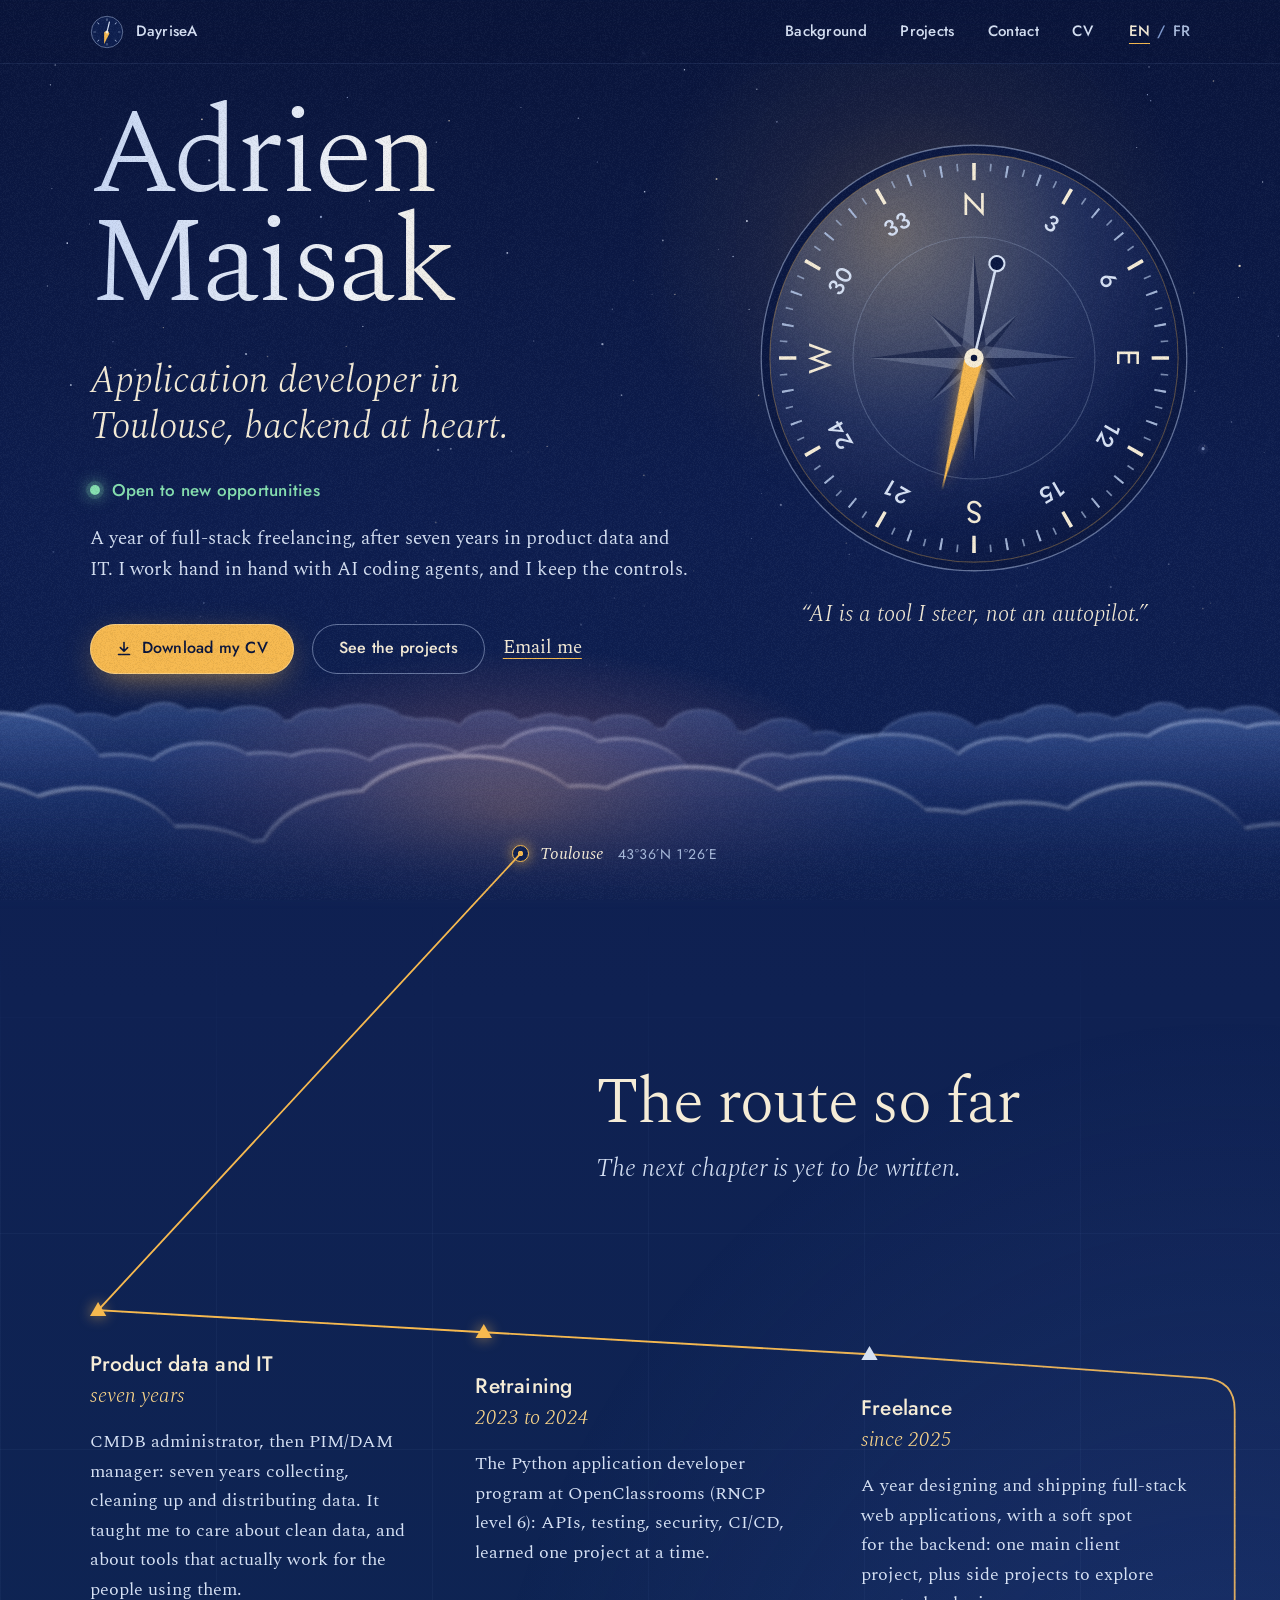
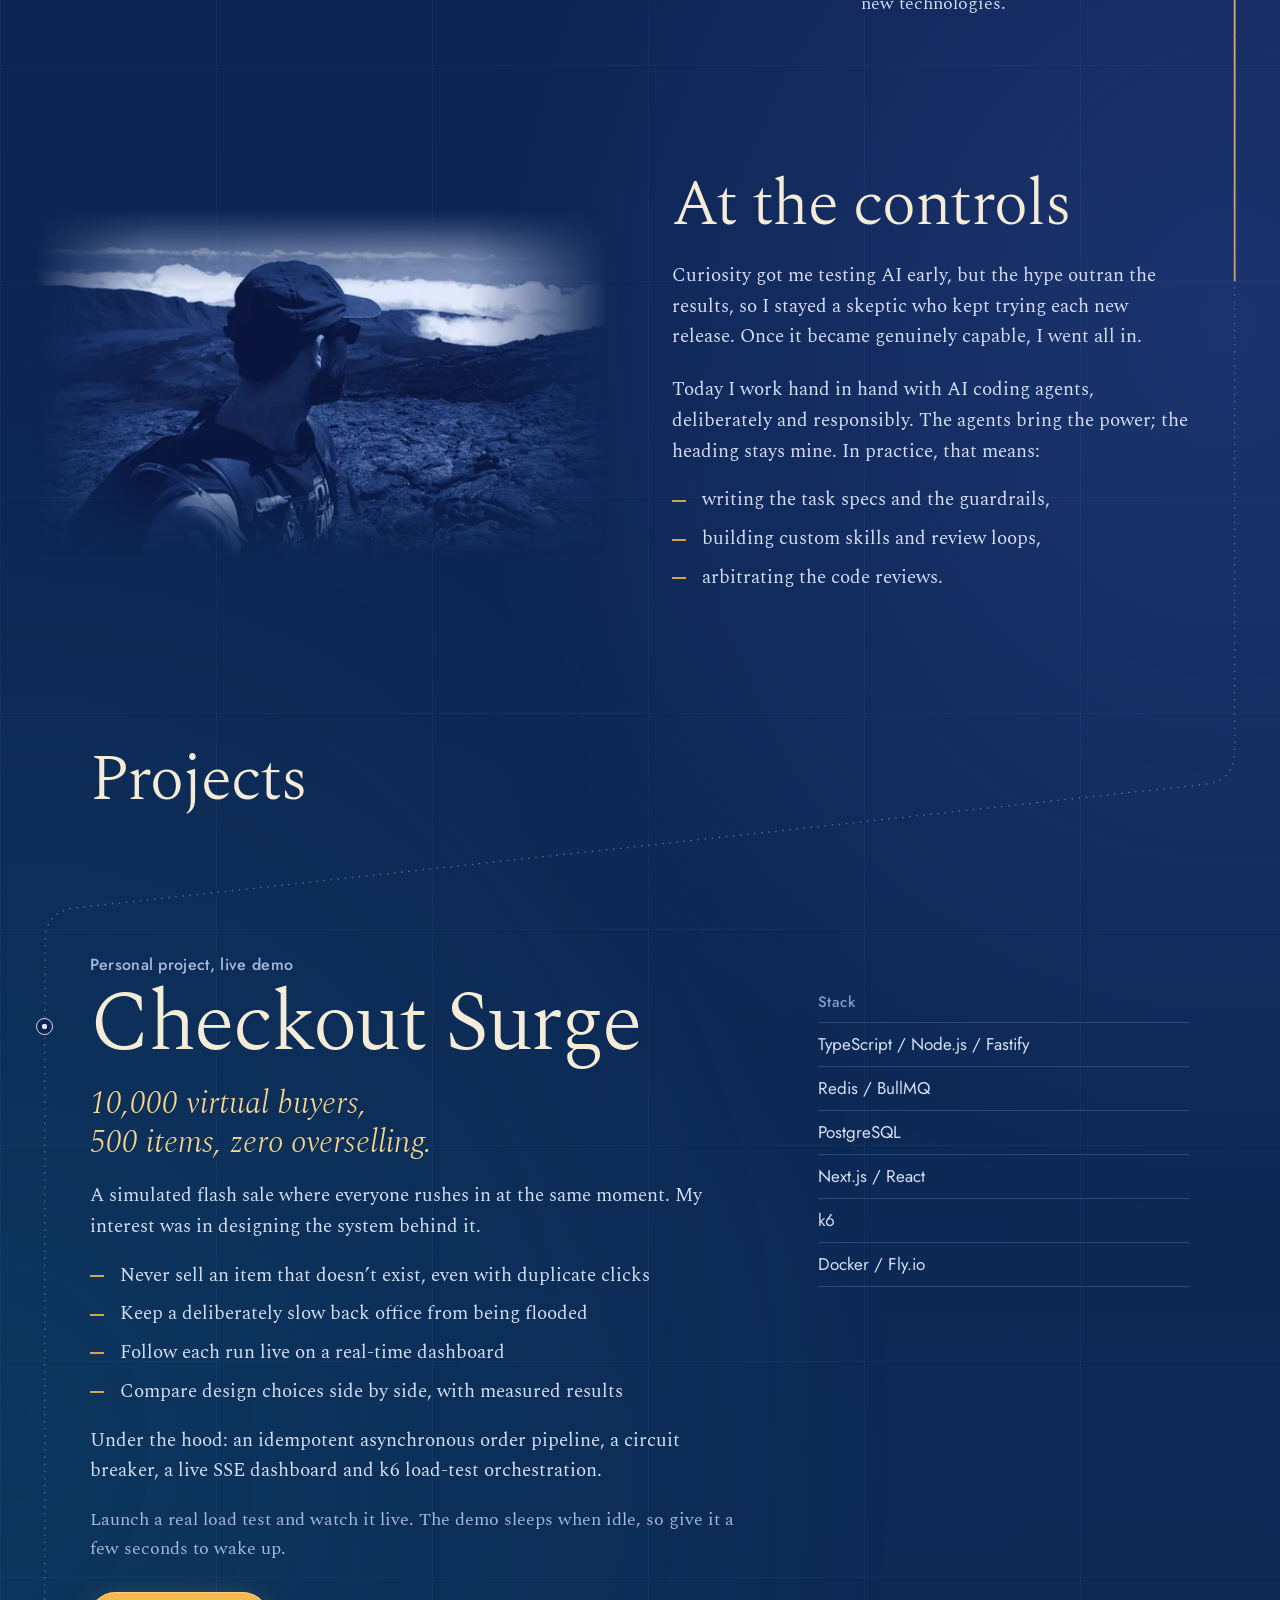
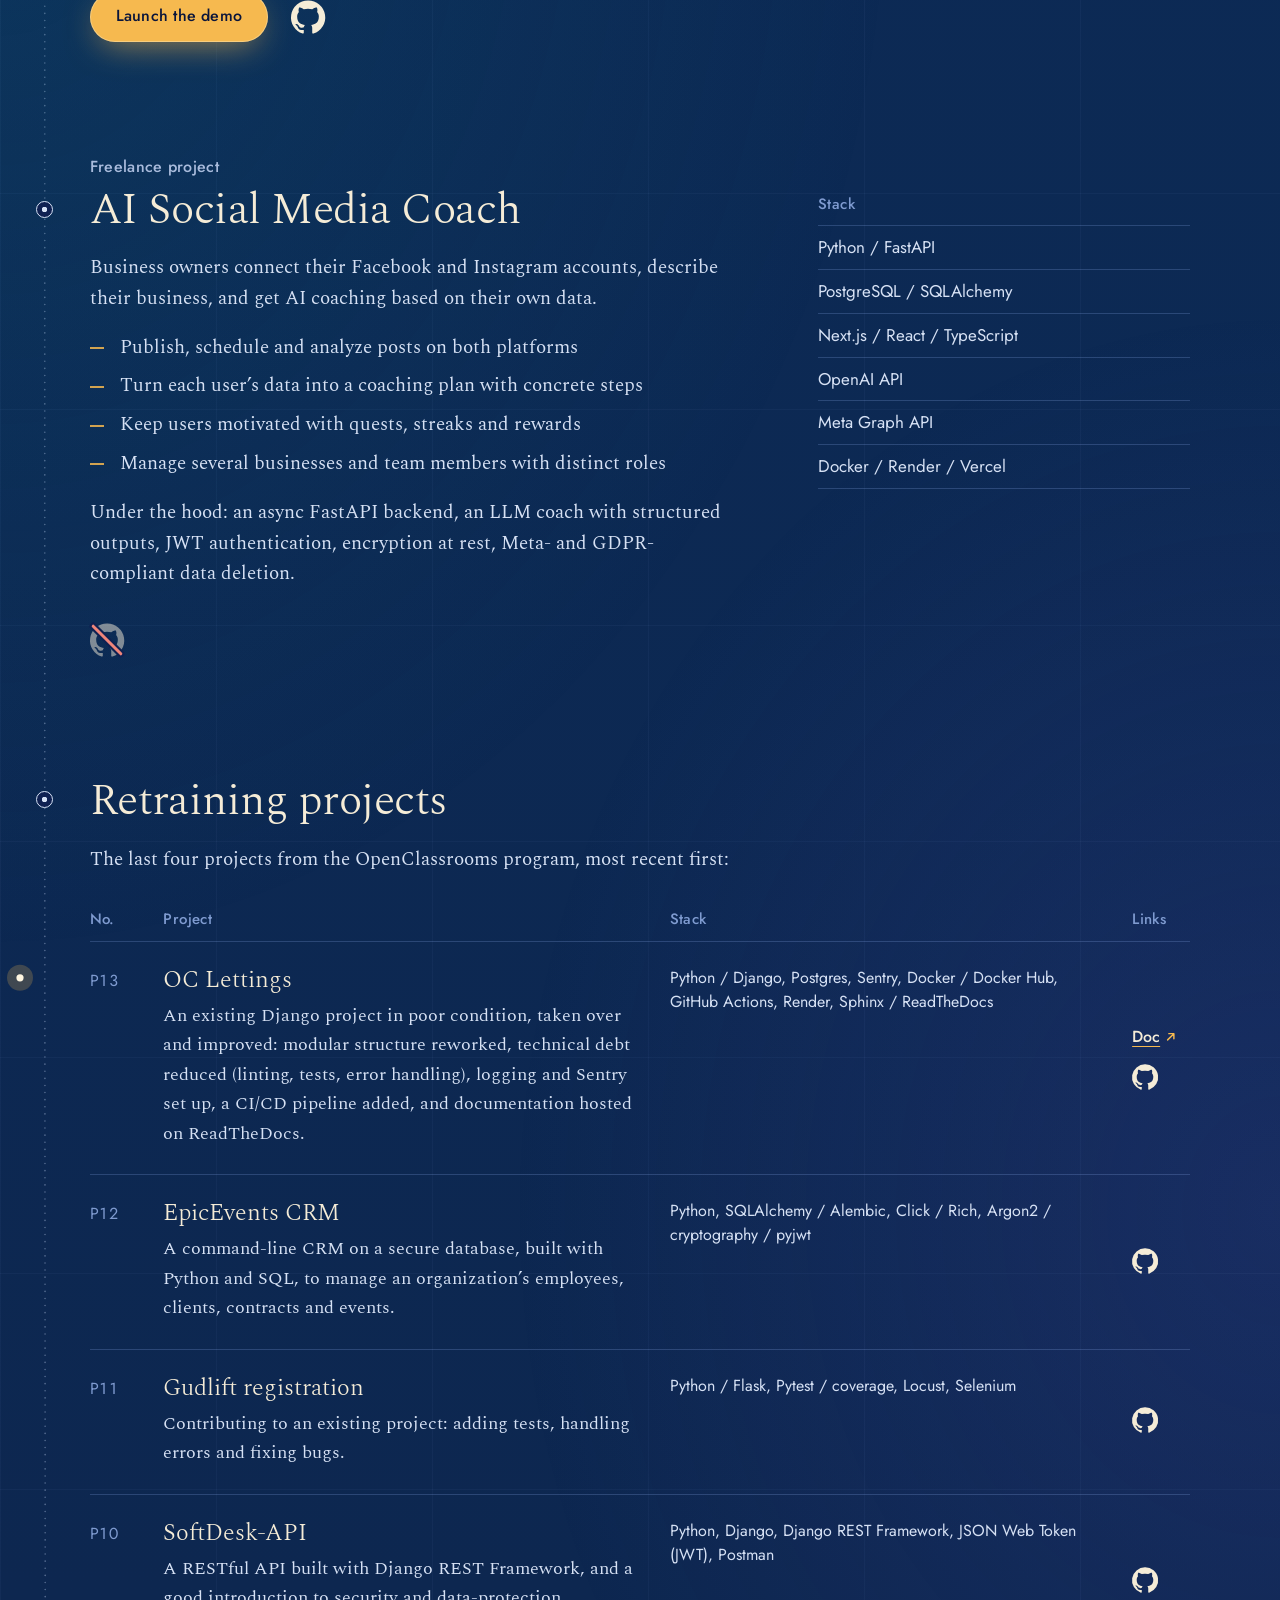
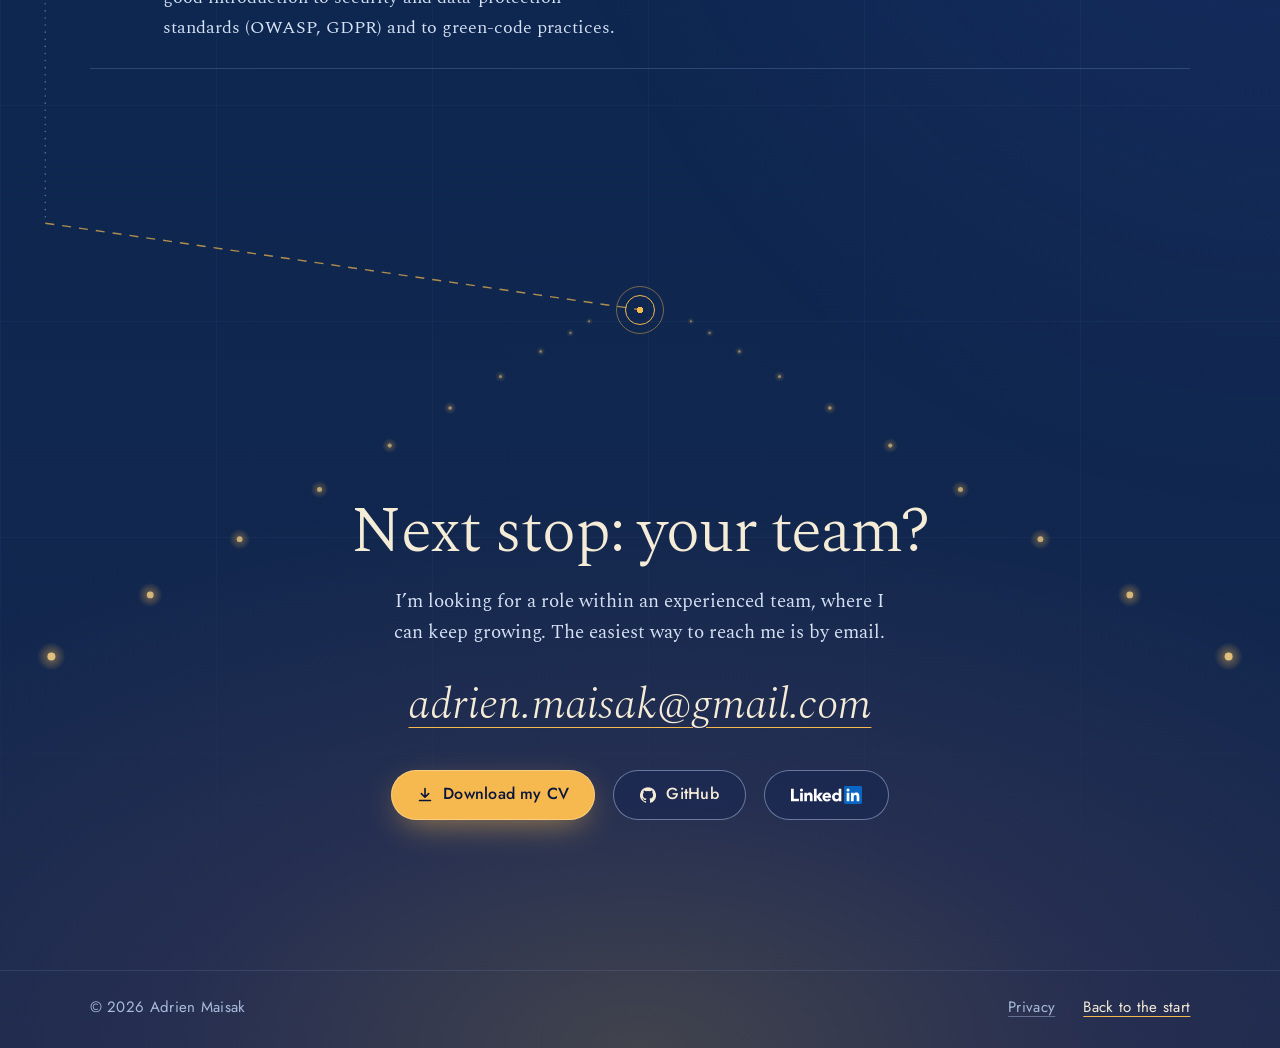
<file: index.html>
<!DOCTYPE html>
<html lang="en">

<head>
  <meta charset="UTF-8">
  <meta name="viewport" content="width=device-width, initial-scale=1">
  <title>Adrien Maisak, application developer in Toulouse</title>
  <meta name="description" content="Adrien Maisak, application developer in Toulouse, backend at heart. Open to new opportunities.">
  <meta name="keywords" content="application developer, backend, Python, FastAPI, TypeScript, Node.js, Fastify, PostgreSQL, Redis, Next.js, React, AI coding agents, Toulouse">
  <meta name="author" content="Adrien Maisak">
  <meta name="theme-color" content="#0a153b">
  <meta name="color-scheme" content="dark">
  <link rel="canonical" href="https://dayrisea.github.io/">
  <link rel="alternate" hreflang="en" href="https://dayrisea.github.io/">
  <link rel="alternate" hreflang="fr" href="https://dayrisea.github.io/fr/">
  <link rel="alternate" hreflang="x-default" href="https://dayrisea.github.io/">
  <meta property="og:type" content="website">
  <meta property="og:url" content="https://dayrisea.github.io/">
  <meta property="og:locale" content="en_US">
  <meta property="og:title" content="Adrien Maisak, application developer in Toulouse">
  <meta property="og:description" content="Adrien Maisak, application developer in Toulouse, backend at heart. Open to new opportunities.">
  <meta property="og:image" content="https://dayrisea.github.io/assets/images/og-en.jpg">
  <meta property="og:image:width" content="1200">
  <meta property="og:image:height" content="630">
  <meta name="twitter:card" content="summary_large_image">
  <link rel="icon" type="image/svg+xml" href="assets/images/favicon.svg">
  <link rel="apple-touch-icon" href="assets/images/apple-touch-icon.png">
  <link rel="preload" href="assets/fonts/spectral-300.woff2" as="font" type="font/woff2" crossorigin>
  <link rel="preload" href="assets/fonts/jost.woff2" as="font" type="font/woff2" crossorigin>
  <link rel="stylesheet" href="index.css">
  <link rel="stylesheet" href="assets/askfolio/assistant.css">
  <script type="module" src="assets/askfolio/assistant.js"></script>
  <script type="application/ld+json">
    {"@context": "https://schema.org", "@type": "Person", "name": "Adrien Maisak", "alternateName": "DayriseA", "jobTitle": "Application developer", "url": "https://dayrisea.github.io/", "address": {"@type": "PostalAddress", "addressLocality": "Toulouse", "addressCountry": "FR"}, "sameAs": ["https://github.com/DayriseA", "https://www.linkedin.com/in/adrien-maisak/"]}
  </script>
</head>

<body>
  <a class="skip" href="#main">Skip to content</a>

  <header class="bar">
    <a class="bar__brand" href="#top" aria-label="DayriseA, back to top">
      <svg class="bar__compass" viewBox="0 0 40 40" aria-hidden="true" focusable="false">
        <circle cx="20" cy="20" r="18.5" class="mini__rim"/>
        <circle cx="20" cy="20" r="14.5" pathLength="360" class="mini__ticks"/>
        <g class="needle" transform="rotate(205 20 20)">
          <path d="M20 5.5l3.2 13.6L20 21.5l-3.2-2.4z" class="mini__tip"/>
          <path d="M20 21.5V32" class="mini__tail"/>
        </g>
        <circle cx="20" cy="20" r="1.8" class="mini__hub"/>
      </svg>
      <span>DayriseA</span>
    </a>
    <nav class="bar__nav" aria-label="Main">
      <a href="#background" class="bar__opt bar__opt--wide">Background</a>
      <a href="#projects">Projects</a>
      <a href="#contact">Contact</a>
      <a href="assets/cv/CV_AMK_EN.pdf">CV</a>
    </nav>
    <div class="lang" role="group" aria-label="Language">
      <a href="./" hreflang="en" lang="en" aria-current="page">EN<span class="vh">, English</span></a>
      <span aria-hidden="true">/</span>
      <a href="fr/" hreflang="fr" lang="fr">FR<span class="vh">, Français</span></a>
    </div>
  </header>

  <main id="main">

    <section class="hero" id="top">
      <div class="sky" aria-hidden="true">
        <div class="sky__stars"></div>
        <div class="sky__clouds sky__clouds--far"></div>
        <div class="sky__clouds sky__clouds--mid"></div>
        <div class="sky__clouds sky__clouds--near"></div>
        <div class="sky__glow"></div>
      </div>

      <div class="wrap hero__in">
        <div class="hero__text">
          <h1>Adrien <span>Maisak</span></h1>
          <p class="hero__role">Application developer in Toulouse, backend&nbsp;at&nbsp;heart.</p>
          <p class="status">Open to new opportunities</p>
          <p class="hero__pitch">A year of full-stack freelancing, after seven years in product data and IT. I work hand in hand with AI coding agents, and I keep the&nbsp;controls.</p>
          <div class="actions">
            <a class="btn btn--lamp" href="assets/cv/CV_AMK_EN.pdf" download>
              <svg viewBox="0 0 16 16" aria-hidden="true" focusable="false"><path d="M8 1.5v8.2M4.4 6.6 8 10.2l3.6-3.6M2.5 13.5h11"/></svg>
              Download my CV
            </a>
            <a class="btn btn--line" href="#projects">See the projects</a>
            <a class="link" href="mailto:adrien.maisak@gmail.com">Email me</a>
          </div>
        </div>

        <figure class="instrument">
          <svg class="dial" viewBox="0 0 400 400" aria-hidden="true" focusable="false">
            <defs>
              <radialGradient id="dial-face" cx=".34" cy=".26" r=".9">
                <stop offset="0" stop-color="#25407f"/>
                <stop offset=".55" stop-color="#11235a"/>
                <stop offset="1" stop-color="#0a153b"/>
              </radialGradient>
              <radialGradient id="dial-lamp" cx=".3" cy=".2" r=".75">
                <stop offset="0" stop-color="#f6b94f" stop-opacity=".34"/>
                <stop offset=".6" stop-color="#f6b94f" stop-opacity=".07"/>
                <stop offset="1" stop-color="#f6b94f" stop-opacity="0"/>
              </radialGradient>
              <g id="rose-main">
                <path d="M200 200V104l-11 85z" class="rose__lit"/>
                <path d="M200 200V104l11 85z" class="rose__dark"/>
              </g>
              <g id="rose-minor">
                <path d="M200 200v-58l-7 51z" class="rose__lit"/>
                <path d="M200 200v-58l7 51z" class="rose__dark"/>
              </g>
            </defs>
            <circle cx="200" cy="200" r="197" class="dial__rim"/>
            <circle cx="200" cy="200" r="189" fill="url(#dial-face)"/>
            <circle cx="200" cy="200" r="189" fill="url(#dial-lamp)" class="dial__lamp"/>
            <circle cx="200" cy="200" r="189" class="dial__inner"/>
            <circle cx="200" cy="200" r="177" pathLength="360" class="tick tick--5"/>
            <circle cx="200" cy="200" r="175" pathLength="360" class="tick tick--10"/>
            <circle cx="200" cy="200" r="172.5" pathLength="360" class="tick tick--30"/>
            <g class="dial__nums">
              <text x="200" y="68" class="card">N</text>
              <text x="200" y="64" transform="rotate(30 200 200)">3</text>
              <text x="200" y="64" transform="rotate(60 200 200)">6</text>
              <text x="200" y="68" transform="rotate(90 200 200)" class="card">E</text>
              <text x="200" y="64" transform="rotate(120 200 200)">12</text>
              <text x="200" y="64" transform="rotate(150 200 200)">15</text>
              <text x="200" y="68" transform="rotate(180 200 200)" class="card">S</text>
              <text x="200" y="64" transform="rotate(210 200 200)">21</text>
              <text x="200" y="64" transform="rotate(240 200 200)">24</text>
              <text x="200" y="68" transform="rotate(270 200 200)" class="card">W</text>
              <text x="200" y="64" transform="rotate(300 200 200)">30</text>
              <text x="200" y="64" transform="rotate(330 200 200)">33</text>
            </g>
            <circle cx="200" cy="200" r="112" class="dial__ring"/>
            <g class="rose">
              <use href="#rose-minor" transform="rotate(45 200 200)"/>
              <use href="#rose-minor" transform="rotate(135 200 200)"/>
              <use href="#rose-minor" transform="rotate(225 200 200)"/>
              <use href="#rose-minor" transform="rotate(315 200 200)"/>
              <use href="#rose-main"/>
              <use href="#rose-main" transform="rotate(90 200 200)"/>
              <use href="#rose-main" transform="rotate(180 200 200)"/>
              <use href="#rose-main" transform="rotate(270 200 200)"/>
            </g>
            <g class="needle" transform="rotate(205 200 200)">
              <path d="M200 74l8.5 122-8.5 8-8.5-8z" class="needle__tip"/>
              <path d="M200 204v78" class="needle__tail"/>
              <circle cx="200" cy="290" r="7" class="needle__weight"/>
            </g>
            <circle cx="200" cy="200" r="9" class="dial__hub"/>
            <circle cx="200" cy="200" r="3" class="dial__pin"/>
          </svg>
          <figcaption class="placard">
            <p class="placard__quote">“AI is a tool I steer, not an&nbsp;autopilot.”</p>
          </figcaption>
        </figure>
      </div>

      <p class="origin"><i class="wp wp--ring" data-pt></i>Toulouse <span>43°36′N 1°26′E</span></p>
    </section>

    <svg class="route" aria-hidden="true" focusable="false">
      <path class="route__plan"/>
      <path class="route__dest"/>
      <path class="route__flown"/>
      <g class="route__craft"><circle r="13" class="route__halo"/><circle r="3.6" class="route__light"/></g>
    </svg>

    <div class="chart">

      <section class="leg wrap" id="background">
        <header class="leg__head leg__head--offset">
          <h2>The route so far</h2>
          <p>The next chapter is yet to be&nbsp;written.</p>
          <button class="askfolio-topic askfolio-topic--profile" type="button" data-askfolio-scope="profile" hidden><svg class="askfolio-dial" viewBox="0 0 40 40" aria-hidden="true" focusable="false"><circle cx="20" cy="20" r="18.5" class="askfolio-dial__rim"/><circle cx="20" cy="20" r="14.5" pathLength="360" class="askfolio-dial__ticks"/><path d="M16.11 16.11a5.5 5.5 0 0 0 0 7.78M23.89 16.11a5.5 5.5 0 0 1 0 7.78M13.28 13.28a9.5 9.5 0 0 0 0 13.44M26.72 13.28a9.5 9.5 0 0 1 0 13.44" class="askfolio-dial__waves"/><circle cx="20" cy="20" r="2.1" class="askfolio-dial__lamp"/></svg><span class="askfolio-topic__text">Ask the assistant about my background</span></button>
        </header>
        <ol class="stops">
          <li class="stop">
            <i class="wp wp--tri" data-pt></i>
            <h3>Product data and IT</h3>
            <p class="stop__when">seven years</p>
            <p>CMDB administrator, then PIM/DAM manager: seven years collecting, cleaning up and distributing data. It taught me to care about clean data, and about tools that actually work for the people using them.</p>
          </li>
          <li class="stop">
            <i class="wp wp--tri" data-pt></i>
            <h3>Retraining</h3>
            <p class="stop__when">2023 to 2024</p>
            <p>The Python application developer program at OpenClassrooms (RNCP level&nbsp;6): APIs, testing, security, CI/CD, learned one project at a&nbsp;time.</p>
          </li>
          <li class="stop">
            <i class="wp wp--tri" data-pt></i>
            <i class="turn turn--east" data-pt="turn"></i>
            <h3>Freelance</h3>
            <p class="stop__when">since 2025</p>
            <p>A year designing and shipping full-stack web applications, with a soft spot for the backend: one main client project, plus side projects to explore new technologies.</p>
          </li>
        </ol>
      </section>

      <section class="leg wrap helm" id="ai">
        <figure class="helm__photo">
          <img src="assets/images/adrien-night-1033.webp"
               srcset="assets/images/adrien-night-640.webp 640w, assets/images/adrien-night-1033.webp 1033w"
               sizes="(min-width: 960px) 44vw, 100vw" width="1033" height="629" loading="lazy" decoding="async"
               alt="Adrien, seen from behind, looking out over a sea of clouds.">
        </figure>
        <div class="helm__text">
          <h2>At the controls</h2>
          <p>Curiosity got me testing AI early, but the hype outran the results, so I stayed a skeptic who kept trying each new release. Once it became genuinely capable, I went all&nbsp;in.</p>
          <p>Today I work hand in hand with AI coding agents, deliberately and responsibly. The agents bring the power; the heading stays mine. In practice, that&nbsp;means:</p>
          <ul class="ticks">
            <li>writing the task specs and the guardrails,</li>
            <li>building custom skills and review loops,</li>
            <li>arbitrating the code reviews.</li>
          </ul>
        </div>
      </section>

      <section class="leg wrap" id="projects">
        <header class="leg__head leg__head--projects">
          <h2>Projects</h2>
          <i class="turn turn--west" data-pt="turn"></i>
        </header>

        <article class="project project--lead">
          <i class="turn turn--lane" data-pt="turn"></i>
          <i class="wp wp--ring" data-pt></i>
          <div class="project__body">
            <p class="kind">Personal project, live demo</p>
            <h3>Checkout Surge</h3>
            <p class="project__lede">10,000 virtual buyers, 500&nbsp;items, zero&nbsp;overselling.</p>
            <p>A simulated flash sale where everyone rushes in at the same moment. My interest was in designing the system behind&nbsp;it.</p>
            <ul class="ticks">
              <li>Never sell an item that doesn’t exist, even with duplicate clicks</li>
              <li>Keep a deliberately slow back office from being flooded</li>
              <li>Follow each run live on a real-time dashboard</li>
              <li>Compare design choices side by side, with measured results</li>
            </ul>
            <p>Under the hood: an idempotent asynchronous order pipeline, a circuit breaker, a live SSE dashboard and k6 load-test orchestration.</p>
            <p class="project__note">Launch a real load test and watch it live. The demo sleeps when idle, so give it a few seconds to wake&nbsp;up.</p>
            <div class="actions">
              <a class="btn btn--lamp" href="https://checkout-surge-gate.fly.dev/" target="_blank" rel="noopener">Launch the demo</a>
              <a class="gh" href="https://github.com/DayriseA/checkout-surge" target="_blank" rel="noopener" aria-label="Checkout Surge source code on GitHub"><svg viewBox="0 0 16 16" aria-hidden="true" focusable="false"><path d="M8 .2a8 8 0 0 0-2.53 15.59c.4.07.55-.17.55-.38v-1.33c-2.23.48-2.7-1.07-2.7-1.07-.36-.93-.89-1.17-.89-1.17-.73-.5.05-.49.05-.49.8.06 1.23.83 1.23.83.72 1.22 1.88.87 2.33.66.07-.52.28-.87.5-1.07-1.77-.2-3.64-.89-3.64-3.95 0-.87.31-1.59.82-2.15-.08-.2-.36-1.02.08-2.12 0 0 .67-.21 2.2.82a7.6 7.6 0 0 1 4 0c1.53-1.04 2.2-.82 2.2-.82.44 1.1.16 1.92.08 2.12.51.56.82 1.28.82 2.15 0 3.07-1.87 3.75-3.65 3.95.29.25.54.73.54 1.48v2.19c0 .21.15.46.55.38A8 8 0 0 0 8 .2z"/></svg><span class="tip" aria-hidden="true">View the source code</span></a>
              <button class="askfolio-topic" type="button" data-askfolio-scope="project:checkout-surge" hidden><svg class="askfolio-dial" viewBox="0 0 40 40" aria-hidden="true" focusable="false"><circle cx="20" cy="20" r="18.5" class="askfolio-dial__rim"/><circle cx="20" cy="20" r="14.5" pathLength="360" class="askfolio-dial__ticks"/><path d="M16.11 16.11a5.5 5.5 0 0 0 0 7.78M23.89 16.11a5.5 5.5 0 0 1 0 7.78M13.28 13.28a9.5 9.5 0 0 0 0 13.44M26.72 13.28a9.5 9.5 0 0 1 0 13.44" class="askfolio-dial__waves"/><circle cx="20" cy="20" r="2.1" class="askfolio-dial__lamp"/></svg><span class="askfolio-topic__text">Ask the assistant<span class="vh"> about Checkout Surge</span></span></button>
            </div>
          </div>
          <aside class="stack">
            <h4>Stack</h4>
            <ul>
              <li>TypeScript / Node.js / Fastify</li>
              <li>Redis / BullMQ</li>
              <li>PostgreSQL</li>
              <li>Next.js / React</li>
              <li>k6</li>
              <li>Docker / Fly.io</li>
            </ul>
          </aside>
        </article>

        <article class="project">
          <i class="wp wp--ring" data-pt></i>
          <div class="project__body">
            <p class="kind">Freelance project</p>
            <h3>AI Social Media Coach</h3>
            <p>Business owners connect their Facebook and Instagram accounts, describe their business, and get AI coaching based on their own&nbsp;data.</p>
            <ul class="ticks">
              <li>Publish, schedule and analyze posts on both platforms</li>
              <li>Turn each user’s data into a coaching plan with concrete steps</li>
              <li>Keep users motivated with quests, streaks and rewards</li>
              <li>Manage several businesses and team members with distinct roles</li>
            </ul>
            <p>Under the hood: an async FastAPI backend, an LLM coach with structured outputs, JWT authentication, encryption at rest, Meta- and GDPR-compliant data&nbsp;deletion.</p>
            <div class="actions">
              <span class="gh gh--private" tabindex="0" role="img" aria-label="Source code not public" aria-describedby="private-note"><svg viewBox="0 0 16 16" aria-hidden="true" focusable="false"><path class="gh__mark" d="M8 .2a8 8 0 0 0-2.53 15.59c.4.07.55-.17.55-.38v-1.33c-2.23.48-2.7-1.07-2.7-1.07-.36-.93-.89-1.17-.89-1.17-.73-.5.05-.49.05-.49.8.06 1.23.83 1.23.83.72 1.22 1.88.87 2.33.66.07-.52.28-.87.5-1.07-1.77-.2-3.64-.89-3.64-3.95 0-.87.31-1.59.82-2.15-.08-.2-.36-1.02.08-2.12 0 0 .67-.21 2.2.82a7.6 7.6 0 0 1 4 0c1.53-1.04 2.2-.82 2.2-.82.44 1.1.16 1.92.08 2.12.51.56.82 1.28.82 2.15 0 3.07-1.87 3.75-3.65 3.95.29.25.54.73.54 1.48v2.19c0 .21.15.46.55.38A8 8 0 0 0 8 .2z"/><path class="gh__bar gh__bar--under" d="M1.5 1.5l13 13"/><path class="gh__bar" d="M1.5 1.5l13 13"/></svg><span class="tip" role="tooltip" id="private-note">Freelance project: the client owns the&nbsp;code.</span></span>
              <button class="askfolio-topic" type="button" data-askfolio-scope="project:social-media-coach" hidden><svg class="askfolio-dial" viewBox="0 0 40 40" aria-hidden="true" focusable="false"><circle cx="20" cy="20" r="18.5" class="askfolio-dial__rim"/><circle cx="20" cy="20" r="14.5" pathLength="360" class="askfolio-dial__ticks"/><path d="M16.11 16.11a5.5 5.5 0 0 0 0 7.78M23.89 16.11a5.5 5.5 0 0 1 0 7.78M13.28 13.28a9.5 9.5 0 0 0 0 13.44M26.72 13.28a9.5 9.5 0 0 1 0 13.44" class="askfolio-dial__waves"/><circle cx="20" cy="20" r="2.1" class="askfolio-dial__lamp"/></svg><span class="askfolio-topic__text">Ask the assistant<span class="vh"> about AI Social Media Coach</span></span></button>
            </div>
          </div>
          <aside class="stack">
            <h4>Stack</h4>
            <ul>
              <li>Python / FastAPI</li>
              <li>PostgreSQL / SQLAlchemy</li>
              <li>Next.js / React / TypeScript</li>
              <li>OpenAI API</li>
              <li>Meta Graph API</li>
              <li>Docker / Render / Vercel</li>
            </ul>
          </aside>
        </article>

        <article class="project project--log">
          <i class="wp wp--ring" data-pt></i>
          <div class="project__body">
            <h3>Retraining projects</h3>
            <p>The last four projects from the OpenClassrooms program, most recent first:</p>
          </div>
          <table class="log" role="table">
            <thead role="rowgroup">
              <tr role="row">
                <th scope="col" role="columnheader">No.</th>
                <th scope="col" role="columnheader">Project</th>
                <th scope="col" role="columnheader">Stack</th>
                <th scope="col" role="columnheader">Links</th>
              </tr>
            </thead>
            <tbody role="rowgroup">
              <tr role="row">
                <td class="log__no" role="cell">P13</td>
                <th scope="row" role="rowheader"><span class="log__name">OC Lettings</span>An existing Django project in poor condition, taken over and improved: modular structure reworked, technical debt reduced (linting, tests, error handling), logging and Sentry set up, a CI/CD pipeline added, and documentation hosted on ReadTheDocs.</th>
                <td class="log__stack" role="cell">Python / Django, Postgres, Sentry, Docker / Docker Hub, GitHub Actions, Render, Sphinx / ReadTheDocs</td>
                <td class="log__links" role="cell">
                  <a class="link link--out" href="https://amk-oc-lettings.readthedocs.io/en/latest/" target="_blank" rel="noopener" aria-label="Documentation for OC Lettings">Doc<svg viewBox="0 0 12 12" aria-hidden="true" focusable="false"><path d="M2.75 9.25l6.5-6.5M4 2.75h5.25V8"/></svg></a>
                  <a class="gh" href="https://github.com/DayriseA/OCP13_OC-Lettings-FR" target="_blank" rel="noopener" aria-label="OC Lettings source code on GitHub"><svg viewBox="0 0 16 16" aria-hidden="true" focusable="false"><path d="M8 .2a8 8 0 0 0-2.53 15.59c.4.07.55-.17.55-.38v-1.33c-2.23.48-2.7-1.07-2.7-1.07-.36-.93-.89-1.17-.89-1.17-.73-.5.05-.49.05-.49.8.06 1.23.83 1.23.83.72 1.22 1.88.87 2.33.66.07-.52.28-.87.5-1.07-1.77-.2-3.64-.89-3.64-3.95 0-.87.31-1.59.82-2.15-.08-.2-.36-1.02.08-2.12 0 0 .67-.21 2.2.82a7.6 7.6 0 0 1 4 0c1.53-1.04 2.2-.82 2.2-.82.44 1.1.16 1.92.08 2.12.51.56.82 1.28.82 2.15 0 3.07-1.87 3.75-3.65 3.95.29.25.54.73.54 1.48v2.19c0 .21.15.46.55.38A8 8 0 0 0 8 .2z"/></svg><span class="tip" aria-hidden="true">View the source code</span></a>
                  <button class="gh askfolio-topic askfolio-topic--dial" type="button" data-askfolio-scope="project:oc-lettings" aria-label="Ask the assistant about OC Lettings" hidden><svg class="askfolio-dial" viewBox="0 0 40 40" aria-hidden="true" focusable="false"><circle cx="20" cy="20" r="18.5" class="askfolio-dial__rim"/><circle cx="20" cy="20" r="14.5" pathLength="360" class="askfolio-dial__ticks"/><path d="M16.11 16.11a5.5 5.5 0 0 0 0 7.78M23.89 16.11a5.5 5.5 0 0 1 0 7.78M13.28 13.28a9.5 9.5 0 0 0 0 13.44M26.72 13.28a9.5 9.5 0 0 1 0 13.44" class="askfolio-dial__waves"/><circle cx="20" cy="20" r="2.1" class="askfolio-dial__lamp"/></svg><span class="tip" aria-hidden="true">Ask the assistant</span></button>
                </td>
              </tr>
              <tr role="row">
                <td class="log__no" role="cell">P12</td>
                <th scope="row" role="rowheader"><span class="log__name">EpicEvents CRM</span>A command-line CRM on a secure database, built with Python and SQL, to manage an organization’s employees, clients, contracts and events.</th>
                <td class="log__stack" role="cell">Python, SQLAlchemy / Alembic, Click / Rich, Argon2 / cryptography / pyjwt</td>
                <td class="log__links" role="cell">
                  <a class="gh" href="https://github.com/DayriseA/OCP12_CRM_EpicEvents" target="_blank" rel="noopener" aria-label="EpicEvents CRM source code on GitHub"><svg viewBox="0 0 16 16" aria-hidden="true" focusable="false"><path d="M8 .2a8 8 0 0 0-2.53 15.59c.4.07.55-.17.55-.38v-1.33c-2.23.48-2.7-1.07-2.7-1.07-.36-.93-.89-1.17-.89-1.17-.73-.5.05-.49.05-.49.8.06 1.23.83 1.23.83.72 1.22 1.88.87 2.33.66.07-.52.28-.87.5-1.07-1.77-.2-3.64-.89-3.64-3.95 0-.87.31-1.59.82-2.15-.08-.2-.36-1.02.08-2.12 0 0 .67-.21 2.2.82a7.6 7.6 0 0 1 4 0c1.53-1.04 2.2-.82 2.2-.82.44 1.1.16 1.92.08 2.12.51.56.82 1.28.82 2.15 0 3.07-1.87 3.75-3.65 3.95.29.25.54.73.54 1.48v2.19c0 .21.15.46.55.38A8 8 0 0 0 8 .2z"/></svg><span class="tip" aria-hidden="true">View the source code</span></a>
                  <button class="gh askfolio-topic askfolio-topic--dial" type="button" data-askfolio-scope="project:epicevents-crm" aria-label="Ask the assistant about EpicEvents CRM" hidden><svg class="askfolio-dial" viewBox="0 0 40 40" aria-hidden="true" focusable="false"><circle cx="20" cy="20" r="18.5" class="askfolio-dial__rim"/><circle cx="20" cy="20" r="14.5" pathLength="360" class="askfolio-dial__ticks"/><path d="M16.11 16.11a5.5 5.5 0 0 0 0 7.78M23.89 16.11a5.5 5.5 0 0 1 0 7.78M13.28 13.28a9.5 9.5 0 0 0 0 13.44M26.72 13.28a9.5 9.5 0 0 1 0 13.44" class="askfolio-dial__waves"/><circle cx="20" cy="20" r="2.1" class="askfolio-dial__lamp"/></svg><span class="tip" aria-hidden="true">Ask the assistant</span></button>
                </td>
              </tr>
              <tr role="row">
                <td class="log__no" role="cell">P11</td>
                <th scope="row" role="rowheader"><span class="log__name">Gudlift registration</span>Contributing to an existing project: adding tests, handling errors and fixing bugs.</th>
                <td class="log__stack" role="cell">Python / Flask, Pytest / coverage, Locust, Selenium</td>
                <td class="log__links" role="cell">
                  <a class="gh" href="https://github.com/DayriseA/OCP11_Python_Testing/tree/qa" target="_blank" rel="noopener" aria-label="Gudlift registration source code on GitHub"><svg viewBox="0 0 16 16" aria-hidden="true" focusable="false"><path d="M8 .2a8 8 0 0 0-2.53 15.59c.4.07.55-.17.55-.38v-1.33c-2.23.48-2.7-1.07-2.7-1.07-.36-.93-.89-1.17-.89-1.17-.73-.5.05-.49.05-.49.8.06 1.23.83 1.23.83.72 1.22 1.88.87 2.33.66.07-.52.28-.87.5-1.07-1.77-.2-3.64-.89-3.64-3.95 0-.87.31-1.59.82-2.15-.08-.2-.36-1.02.08-2.12 0 0 .67-.21 2.2.82a7.6 7.6 0 0 1 4 0c1.53-1.04 2.2-.82 2.2-.82.44 1.1.16 1.92.08 2.12.51.56.82 1.28.82 2.15 0 3.07-1.87 3.75-3.65 3.95.29.25.54.73.54 1.48v2.19c0 .21.15.46.55.38A8 8 0 0 0 8 .2z"/></svg><span class="tip" aria-hidden="true">View the source code</span></a>
                  <button class="gh askfolio-topic askfolio-topic--dial" type="button" data-askfolio-scope="project:gudlift-registration" aria-label="Ask the assistant about Gudlift registration" hidden><svg class="askfolio-dial" viewBox="0 0 40 40" aria-hidden="true" focusable="false"><circle cx="20" cy="20" r="18.5" class="askfolio-dial__rim"/><circle cx="20" cy="20" r="14.5" pathLength="360" class="askfolio-dial__ticks"/><path d="M16.11 16.11a5.5 5.5 0 0 0 0 7.78M23.89 16.11a5.5 5.5 0 0 1 0 7.78M13.28 13.28a9.5 9.5 0 0 0 0 13.44M26.72 13.28a9.5 9.5 0 0 1 0 13.44" class="askfolio-dial__waves"/><circle cx="20" cy="20" r="2.1" class="askfolio-dial__lamp"/></svg><span class="tip" aria-hidden="true">Ask the assistant</span></button>
                </td>
              </tr>
              <tr role="row">
                <td class="log__no" role="cell">P10</td>
                <th scope="row" role="rowheader"><span class="log__name">SoftDesk-API</span>A RESTful API built with Django REST Framework, and a good introduction to security and data-protection standards (OWASP, GDPR) and to green-code practices.</th>
                <td class="log__stack" role="cell">Python, Django, Django REST Framework, JSON Web Token (JWT), Postman</td>
                <td class="log__links" role="cell">
                  <a class="gh" href="https://github.com/DayriseA/OCP10_SoftDesk-API" target="_blank" rel="noopener" aria-label="SoftDesk-API source code on GitHub"><svg viewBox="0 0 16 16" aria-hidden="true" focusable="false"><path d="M8 .2a8 8 0 0 0-2.53 15.59c.4.07.55-.17.55-.38v-1.33c-2.23.48-2.7-1.07-2.7-1.07-.36-.93-.89-1.17-.89-1.17-.73-.5.05-.49.05-.49.8.06 1.23.83 1.23.83.72 1.22 1.88.87 2.33.66.07-.52.28-.87.5-1.07-1.77-.2-3.64-.89-3.64-3.95 0-.87.31-1.59.82-2.15-.08-.2-.36-1.02.08-2.12 0 0 .67-.21 2.2.82a7.6 7.6 0 0 1 4 0c1.53-1.04 2.2-.82 2.2-.82.44 1.1.16 1.92.08 2.12.51.56.82 1.28.82 2.15 0 3.07-1.87 3.75-3.65 3.95.29.25.54.73.54 1.48v2.19c0 .21.15.46.55.38A8 8 0 0 0 8 .2z"/></svg><span class="tip" aria-hidden="true">View the source code</span></a>
                  <button class="gh askfolio-topic askfolio-topic--dial" type="button" data-askfolio-scope="project:softdesk-api" aria-label="Ask the assistant about SoftDesk-API" hidden><svg class="askfolio-dial" viewBox="0 0 40 40" aria-hidden="true" focusable="false"><circle cx="20" cy="20" r="18.5" class="askfolio-dial__rim"/><circle cx="20" cy="20" r="14.5" pathLength="360" class="askfolio-dial__ticks"/><path d="M16.11 16.11a5.5 5.5 0 0 0 0 7.78M23.89 16.11a5.5 5.5 0 0 1 0 7.78M13.28 13.28a9.5 9.5 0 0 0 0 13.44M26.72 13.28a9.5 9.5 0 0 1 0 13.44" class="askfolio-dial__waves"/><circle cx="20" cy="20" r="2.1" class="askfolio-dial__lamp"/></svg><span class="tip" aria-hidden="true">Ask the assistant</span></button>
                </td>
              </tr>
            </tbody>
          </table>
        </article>
      </section>

      <section class="arrival" id="contact">
        <div class="wrap arrival__in">
          <i class="turn turn--final" data-pt></i>
          <i class="wp wp--dest" data-pt="dest"></i>
          <h2>Next stop: your&nbsp;team?</h2>
          <p>I’m looking for a role within an experienced team, where I can keep growing. The easiest way to reach me is by&nbsp;email.</p>
          <a class="arrival__mail" href="mailto:adrien.maisak@gmail.com">adrien.maisak@gmail.com</a>
          <div class="actions">
            <a class="btn btn--lamp" href="assets/cv/CV_AMK_EN.pdf" download>
              <svg viewBox="0 0 16 16" aria-hidden="true" focusable="false"><path d="M8 1.5v8.2M4.4 6.6 8 10.2l3.6-3.6M2.5 13.5h11"/></svg>
              Download my CV
            </a>
            <a class="btn btn--line" href="https://github.com/DayriseA" rel="me noopener">
              <svg class="fill" viewBox="0 0 16 16" aria-hidden="true" focusable="false"><path d="M8 .2a8 8 0 0 0-2.53 15.59c.4.07.55-.17.55-.38v-1.33c-2.23.48-2.7-1.07-2.7-1.07-.36-.93-.89-1.17-.89-1.17-.73-.5.05-.49.05-.49.8.06 1.23.83 1.23.83.72 1.22 1.88.87 2.33.66.07-.52.28-.87.5-1.07-1.77-.2-3.64-.89-3.64-3.95 0-.87.31-1.59.82-2.15-.08-.2-.36-1.02.08-2.12 0 0 .67-.21 2.2.82a7.6 7.6 0 0 1 4 0c1.53-1.04 2.2-.82 2.2-.82.44 1.1.16 1.92.08 2.12.51.56.82 1.28.82 2.15 0 3.07-1.87 3.75-3.65 3.95.29.25.54.73.54 1.48v2.19c0 .21.15.46.55.38A8 8 0 0 0 8 .2z"/></svg>
              GitHub
            </a>
            <a class="btn btn--line" href="https://www.linkedin.com/in/adrien-maisak/" rel="me noopener" aria-label="LinkedIn">
              <svg class="brand" viewBox="0 0 142.06 36" aria-hidden="true" focusable="false"><path fill="#0a66c2" d="M139.4,0H108.72a2.63,2.63,0,0,0-2.66,2.6V33.4a2.63,2.63,0,0,0,2.66,2.6H139.4a2.63,2.63,0,0,0,2.66-2.6V2.6A2.63,2.63,0,0,0,139.4,0Z"/><g fill="#fff"><polygon points="0 5.32 5.55 5.32 5.55 25.55 15.83 25.55 15.83 30.68 0 30.68 0 5.32"/><path d="M18.29,13.49h5.34V30.67H18.29ZM21,4.95A3.09,3.09,0,1,1,17.86,8,3.1,3.1,0,0,1,21,4.95"/><polygon points="45.94 5.32 51.27 5.32 51.27 20.48 57.32 13.48 63.86 13.48 56.86 21.43 63.71 30.68 57.01 30.68 51.34 22.18 51.27 22.18 51.27 30.68 45.94 30.68 45.94 5.32"/><path d="M26.58,13.49H31.7v2.35h.07a5.61,5.61,0,0,1,5.05-2.77c5.41,0,6.4,3.56,6.4,8.18v9.42H37.89V22.32c0-2,0-4.55-2.78-4.55s-3.2,2.17-3.2,4.41v8.5H26.58Z"/><path d="M75.09,20.08a3.2,3.2,0,0,0-3.28-3.27A3.56,3.56,0,0,0,68,20.08Zm4.52,7.61a9.4,9.4,0,0,1-7.29,3.42c-5.34,0-9.61-3.56-9.61-9.08S67,13,72.32,13c5,0,8.11,3.56,8.11,9.07v1.67H68a4,4,0,0,0,4,3.35A4.55,4.55,0,0,0,75.87,25Z"/><path d="M91.55,17.64A4,4,0,0,0,87.28,22a4.27,4.27,0,1,0,8.54,0,4,4,0,0,0-4.27-4.38m9.18,13H95.82V28.39h-.07a6.71,6.71,0,0,1-5.3,2.71c-5.13,0-8.51-3.7-8.51-8.93,0-4.81,3-9.22,7.9-9.22,2.21,0,4.27.6,5.48,2.28h.07V5.32h5.34Z"/><path d="M111.4,13.5h5.34V30.68H111.4ZM114.08,5a3.1,3.1,0,1,1-3.1,3.1,3.1,3.1,0,0,1,3.1-3.1"/><path d="M120.1,13.5h5.12v2.35h.07a5.61,5.61,0,0,1,5.05-2.77c5.41,0,6.4,3.56,6.4,8.18v9.42h-5.34V22.32c0-2,0-4.56-2.78-4.56s-3.2,2.17-3.2,4.41v8.5H120.1Z"/></g></svg>
            </a>
          </div>
          <button class="askfolio-topic askfolio-topic--offer" type="button" data-askfolio-view="offer" hidden><svg class="askfolio-dial" viewBox="0 0 40 40" aria-hidden="true" focusable="false"><circle cx="20" cy="20" r="18.5" class="askfolio-dial__rim"/><circle cx="20" cy="20" r="14.5" pathLength="360" class="askfolio-dial__ticks"/><path d="M16.11 16.11a5.5 5.5 0 0 0 0 7.78M23.89 16.11a5.5 5.5 0 0 1 0 7.78M13.28 13.28a9.5 9.5 0 0 0 0 13.44M26.72 13.28a9.5 9.5 0 0 1 0 13.44" class="askfolio-dial__waves"/><circle cx="20" cy="20" r="2.1" class="askfolio-dial__lamp"/></svg><span class="askfolio-topic__text">Hiring? Check a job offer against my profile</span></button>
        </div>
      </section>

    </div>
  </main>

  <footer class="foot">
    <div class="wrap foot__in">
      <p>© 2026 Adrien Maisak</p>
      <p class="foot__links">
        <a class="foot__quiet" href="privacy/">Privacy</a>
        <a class="link" href="#top">Back to the start</a>
      </p>
    </div>
  </footer>

  <!-- The portfolio assistant (assets/askfolio/assistant.js): hidden until the service answers. -->
  <button class="askfolio-launcher" id="askfolio-launcher" type="button" aria-haspopup="dialog" aria-controls="askfolio" hidden>
    <svg class="askfolio-dial" viewBox="0 0 40 40" aria-hidden="true" focusable="false">
      <circle cx="20" cy="20" r="18.5" class="askfolio-dial__rim"/>
      <circle cx="20" cy="20" r="14.5" pathLength="360" class="askfolio-dial__ticks"/>
      <path d="M16.11 16.11a5.5 5.5 0 0 0 0 7.78M23.89 16.11a5.5 5.5 0 0 1 0 7.78M13.28 13.28a9.5 9.5 0 0 0 0 13.44M26.72 13.28a9.5 9.5 0 0 1 0 13.44" class="askfolio-dial__waves"/>
      <circle cx="20" cy="20" r="2.1" class="askfolio-dial__lamp"/>
    </svg>
    <span class="askfolio-launcher__label">Ask the assistant</span>
  </button>

  <dialog class="askfolio" id="askfolio" aria-labelledby="askfolio-title">
    <header class="askfolio__head">
      <div class="askfolio__titlebar">
        <svg class="askfolio-dial" viewBox="0 0 40 40" aria-hidden="true" focusable="false">
          <circle cx="20" cy="20" r="18.5" class="askfolio-dial__rim"/>
          <circle cx="20" cy="20" r="14.5" pathLength="360" class="askfolio-dial__ticks"/>
          <path d="M16.11 16.11a5.5 5.5 0 0 0 0 7.78M23.89 16.11a5.5 5.5 0 0 1 0 7.78M13.28 13.28a9.5 9.5 0 0 0 0 13.44M26.72 13.28a9.5 9.5 0 0 1 0 13.44" class="askfolio-dial__waves"/>
          <circle cx="20" cy="20" r="2.1" class="askfolio-dial__lamp"/>
        </svg>
        <h2 class="askfolio__title" id="askfolio-title" tabindex="-1">Portfolio assistant</h2>
        <button class="askfolio__close" id="askfolio-close" type="button">
          <svg viewBox="0 0 16 16" aria-hidden="true" focusable="false"><path d="M3.5 3.5l9 9M12.5 3.5l-9 9"/></svg>
          <span class="vh">Close</span>
        </button>
      </div>
      <p class="askfolio__disclosure" id="askfolio-disclosure"></p>
      <div class="askfolio__bands">
        <div class="askfolio__tabs" role="tablist" aria-label="Assistant modes">
          <button class="askfolio__tab" id="askfolio-tab-chat" type="button" role="tab" aria-selected="true" aria-controls="askfolio-view-chat">Conversation</button>
          <button class="askfolio__tab" id="askfolio-tab-offer" type="button" role="tab" aria-selected="false" aria-controls="askfolio-view-offer" tabindex="-1">Job offer<span class="askfolio__tab-mark" id="askfolio-tab-mark" hidden><span class="vh">, report ready</span></span></button>
        </div>
        <a class="askfolio__privacy" id="askfolio-privacy" href="privacy/" target="_blank" rel="noopener" hidden><svg viewBox="0 0 16 16" aria-hidden="true" focusable="false"><path d="M8 1.75 2.75 3.6v4.1c0 3.1 2.2 5.6 5.25 6.55 3.05-.95 5.25-3.45 5.25-6.55V3.6z"/><path d="M8 8.4v2.2"/><circle cx="8" cy="7" r="1.4"/></svg><span class="askfolio__privacy-word">Privacy</span><span class="vh"> (opens in a new tab)</span></a>
      </div>
      <div class="askfolio__scale" aria-hidden="true"><span class="askfolio__needle"></span></div>
    </header>
    <div class="askfolio__signal">
      <p class="askfolio__notice" id="askfolio-notice" hidden>
        <span class="askfolio__notice-text"></span>
        <a class="askfolio__contact" href="mailto:adrien.maisak@gmail.com">Email Adrien</a>
      </p>
      <div class="askfolio__turnstile" id="askfolio-turnstile"></div>
    </div>
    <div class="askfolio__main">
      <div class="askfolio__view" id="askfolio-view-chat" role="tabpanel" aria-labelledby="askfolio-tab-chat">
        <div class="askfolio__topic">
          <label for="askfolio-topic">Topic</label>
          <select class="askfolio__select" id="askfolio-topic">
            <option value="all">The whole portfolio</option>
            <option value="profile">Adrien’s background</option>
            <optgroup label="Projects">
              <option value="project:checkout-surge">Checkout Surge</option>
              <option value="project:social-media-coach">AI Social Media Coach</option>
              <option value="project:oc-lettings">OC Lettings</option>
              <option value="project:epicevents-crm">EpicEvents CRM</option>
              <option value="project:gudlift-registration">Gudlift registration</option>
              <option value="project:softdesk-api">SoftDesk-API</option>
            </optgroup>
          </select>
        </div>
        <div class="askfolio__body">
          <ol class="askfolio__log" id="askfolio-log" role="log" aria-live="off" aria-busy="false" aria-label="Conversation"></ol>
          <div class="askfolio__empty" id="askfolio-empty">
            <div class="askfolio__starter" data-askfolio-starter="all">
              <p class="askfolio__invite">Ask about Adrien’s background or any of his projects.</p>
              <ul class="askfolio__suggestions" aria-label="Suggested questions">
                <li><button class="askfolio__suggestion" type="button">Which projects are worth a look to get an idea of his skills?</button></li>
                <li><button class="askfolio__suggestion" type="button">How does he work with AI coding agents?</button></li>
              </ul>
            </div>
            <div class="askfolio__starter" data-askfolio-starter="profile" hidden>
              <p class="askfolio__invite">Ask about Adrien’s background, from product data to development.</p>
              <ul class="askfolio__suggestions" aria-label="Suggested questions">
                <li><button class="askfolio__suggestion" type="button">What do Adrien’s background and experience bring him as a developer?</button></li>
                <li><button class="askfolio__suggestion" type="button">In your view, what are his main strengths, technical and non-technical? And his weaknesses?</button></li>
              </ul>
            </div>
            <div class="askfolio__starter" data-askfolio-starter="project" hidden>
              <p class="askfolio__invite">Ask anything about this project.</p>
              <ul class="askfolio__suggestions" aria-label="Suggested questions">
                <li><button class="askfolio__suggestion" type="button">In your view, what is most interesting about this project?</button></li>
                <li data-askfolio-scopes="project:oc-lettings project:epicevents-crm project:gudlift-registration project:softdesk-api"><button class="askfolio__suggestion" type="button">What was the goal of this training project? Which skills of the program does it validate?</button></li>
              </ul>
            </div>
          </div>
          <p class="askfolio__status" id="askfolio-status" aria-hidden="true"></p>
        </div>
        <form class="askfolio__ask" id="askfolio-ask">
          <div class="askfolio__placard" id="askfolio-placard-chat" role="group" aria-label="Privacy notice" data-askfolio-placard="chat">
            <p class="askfolio__placard-text">Questions are logged anonymously to improve this assistant. Do not share sensitive information. <a class="askfolio__more" href="privacy/" target="_blank" rel="noopener">Privacy<span class="vh"> (opens in a new tab)</span></a></p>
            <div class="askfolio__placard-actions">
              <button class="askfolio__placard-ok" type="button" data-askfolio-close="session">OK</button>
              <button class="askfolio__placard-never" type="button" data-askfolio-close="always">Don’t show again</button>
            </div>
          </div>
          <div class="askfolio__field-head">
            <label for="askfolio-question">Your question</label>
            <span class="askfolio__counter" id="askfolio-counter"></span>
          </div>
          <textarea class="askfolio__question" id="askfolio-question" rows="2" aria-describedby="askfolio-counter"></textarea>
          <div class="askfolio__actions">
            <button class="askfolio__new" id="askfolio-new" type="button" hidden>New conversation</button>
            <button class="askfolio__send" id="askfolio-send" type="submit">Send</button>
            <button class="askfolio__stop" id="askfolio-stop" type="button" hidden>
              <svg viewBox="0 0 16 16" aria-hidden="true" focusable="false"><rect x="4" y="4" width="8" height="8" rx="1.5"/></svg>
              Stop
            </button>
          </div>
        </form>
      </div>
      <div class="askfolio__view" id="askfolio-view-offer" role="tabpanel" aria-labelledby="askfolio-tab-offer" hidden>
        <div class="askfolio__body askfolio__body--offer">
          <div class="askfolio__sheet" id="askfolio-sheet">
            <form class="askfolio__offer" id="askfolio-offer">
              <p class="askfolio__invite askfolio__lead">Paste a job offer, or upload it as a PDF, to check it against Adrien’s profile.</p>
              <div class="askfolio__placard" id="askfolio-placard-offer" role="group" aria-label="About the analysis" data-askfolio-placard="offer">
                <p class="askfolio__placard-text">The analysis will be generated by AI from this portfolio’s content. It may be incomplete or wrong and does not replace an interview: read it critically. The file and the offer’s text will not be stored. <a class="askfolio__more" href="privacy/" target="_blank" rel="noopener">Privacy<span class="vh"> (opens in a new tab)</span></a></p>
                <div class="askfolio__placard-actions">
                  <button class="askfolio__placard-ok" type="button" data-askfolio-close="session">OK</button>
                  <button class="askfolio__placard-never" type="button" data-askfolio-close="always">Don’t show again</button>
                </div>
              </div>
              <label class="askfolio__label" for="askfolio-offer-text">Job offer text</label>
              <textarea class="askfolio__question askfolio__offer-text" id="askfolio-offer-text" rows="6" aria-describedby="askfolio-offer-error"></textarea>
              <p class="askfolio__or">or</p>
              <div class="askfolio__file">
                <input class="askfolio__file-input" id="askfolio-offer-pdf" type="file" accept="application/pdf,.pdf" aria-describedby="askfolio-offer-error askfolio-offer-hint">
                <label class="askfolio__file-pick" for="askfolio-offer-pdf">
                  <svg viewBox="0 0 16 16" aria-hidden="true" focusable="false"><path d="M8 10.5V2.5M4.6 5.9 8 2.5l3.4 3.4M2.5 13.5h11"/></svg>
                  Upload a PDF
                </label>
                <span class="askfolio__file-hint" id="askfolio-offer-hint"></span>
              </div>
              <p class="askfolio__chosen" id="askfolio-offer-chosen" hidden>
                <svg viewBox="0 0 16 16" aria-hidden="true" focusable="false"><path d="M4 1.75h5.25L12.5 5v9.25h-8.5zM9 1.75V5.25h3.5"/></svg>
                <span class="askfolio__chosen-name" id="askfolio-offer-file"></span>
                <button class="askfolio__remove" id="askfolio-offer-remove" type="button">Remove<span class="vh"> the file</span></button>
              </p>
              <p class="askfolio__offer-error" id="askfolio-offer-error"></p>
            </form>
            <section class="askfolio__report" id="askfolio-report" tabindex="-1" aria-label="Job offer report" aria-busy="false" hidden></section>
          </div>
          <p class="askfolio__status" id="askfolio-offer-status" aria-hidden="true"></p>
        </div>
        <div class="askfolio__bar">
          <button class="askfolio__new" id="askfolio-to-report" type="button" hidden>See the report</button>
          <button class="askfolio__stop askfolio__another" id="askfolio-another" type="button" hidden>Analyze another offer</button>
          <button class="askfolio__send" id="askfolio-analyse" type="submit" form="askfolio-offer">Analyze</button>
          <button class="askfolio__stop" id="askfolio-offer-stop" type="button" hidden>
            <svg viewBox="0 0 16 16" aria-hidden="true" focusable="false"><rect x="4" y="4" width="8" height="8" rx="1.5"/></svg>
            Stop
          </button>
        </div>
      </div>
      <div class="vh" id="askfolio-live" aria-live="polite"></div>
    </div>
    <div class="askfolio__resize askfolio__resize--top" role="separator" aria-orientation="horizontal" aria-label="Resize the panel: height" aria-describedby="askfolio-resize-help" aria-controls="askfolio" tabindex="0" data-askfolio-resize="height"></div>
    <div class="askfolio__resize askfolio__resize--left" role="separator" aria-orientation="vertical" aria-label="Resize the panel: width" aria-describedby="askfolio-resize-help" aria-controls="askfolio" tabindex="0" data-askfolio-resize="width"></div>
    <div class="askfolio__resize askfolio__resize--corner" aria-hidden="true" data-askfolio-resize="both">
      <svg class="askfolio__grip" viewBox="0 0 18 18" focusable="false"><path d="M8.3 13.98 5.07 12.64M10.58 10.58 8.1 8.1M13.98 8.3 12.64 5.07"/></svg>
    </div>
    <p id="askfolio-resize-help" hidden>Use the arrow keys to resize, with Shift for larger steps; Home and End give the smallest and largest sizes; Enter restores the default size.</p>
  </dialog>

  <script src="index.js" defer></script>
</body>

</html>
</file>
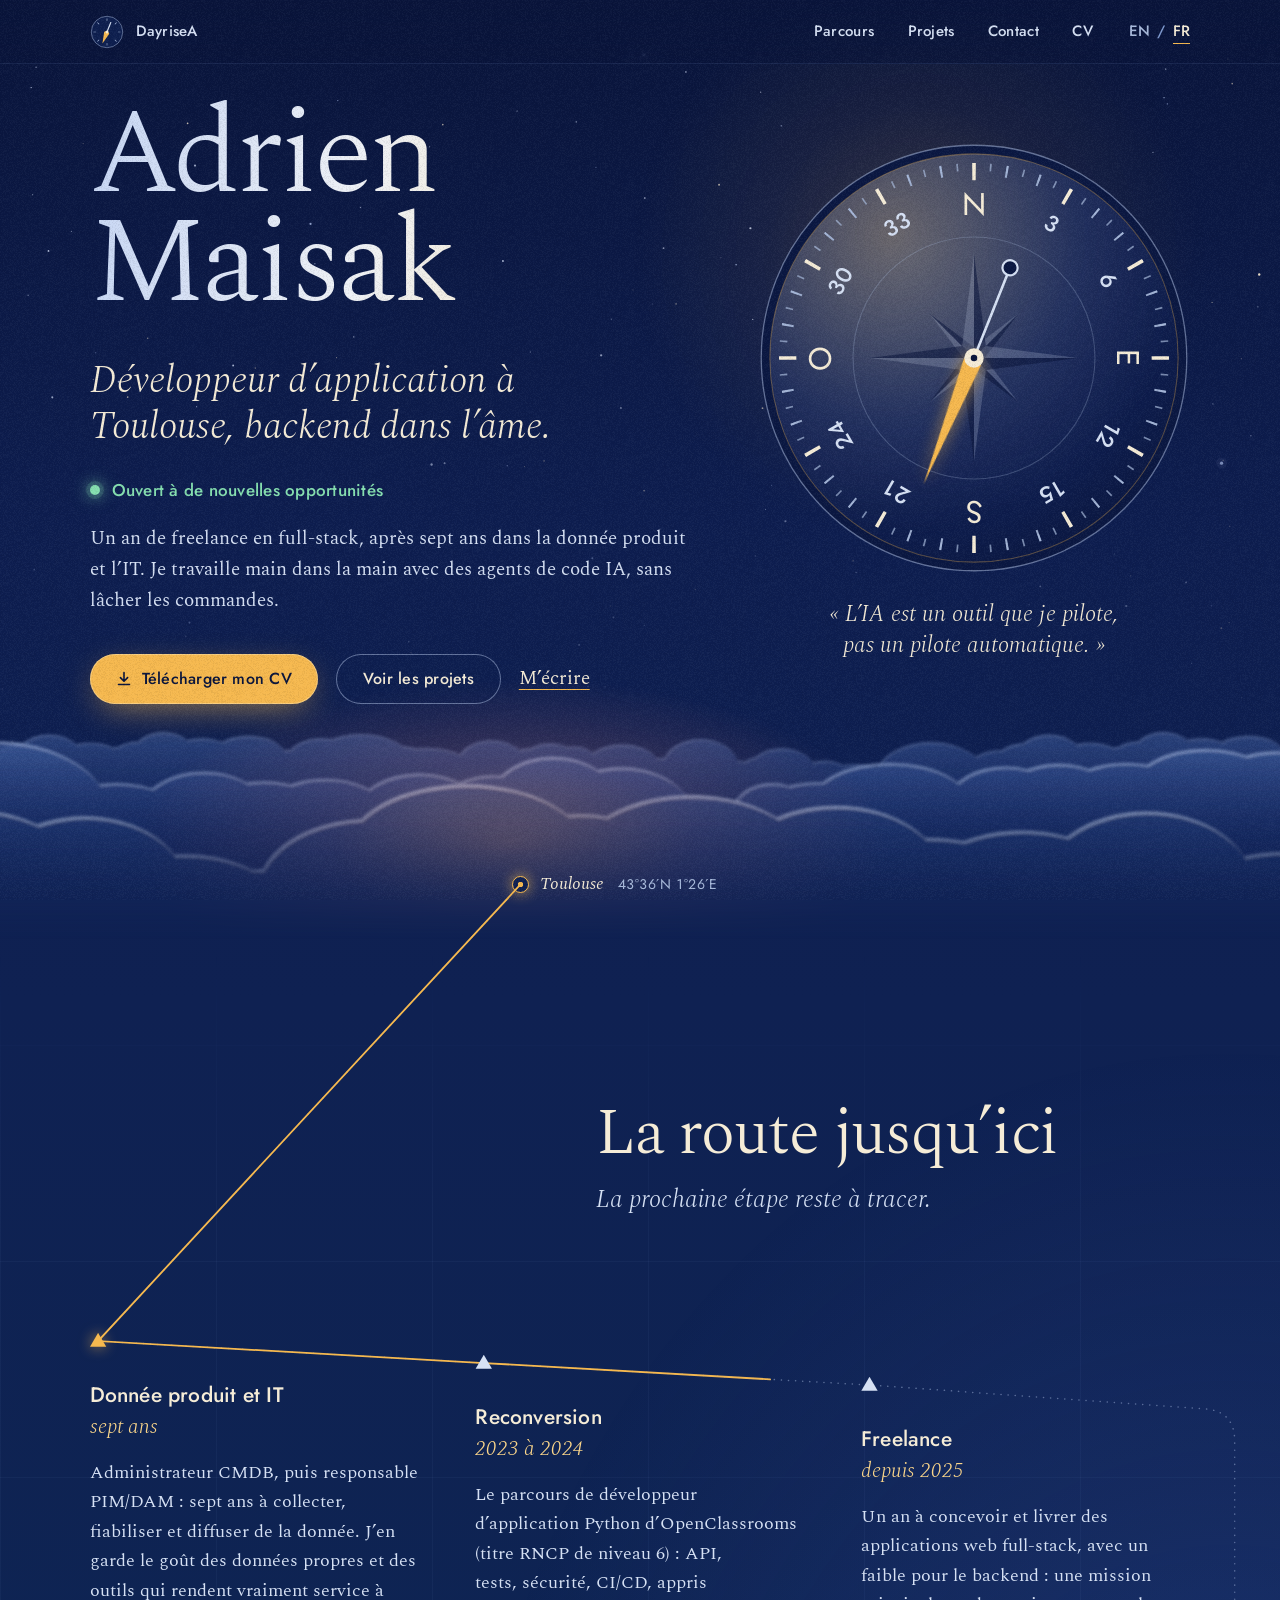
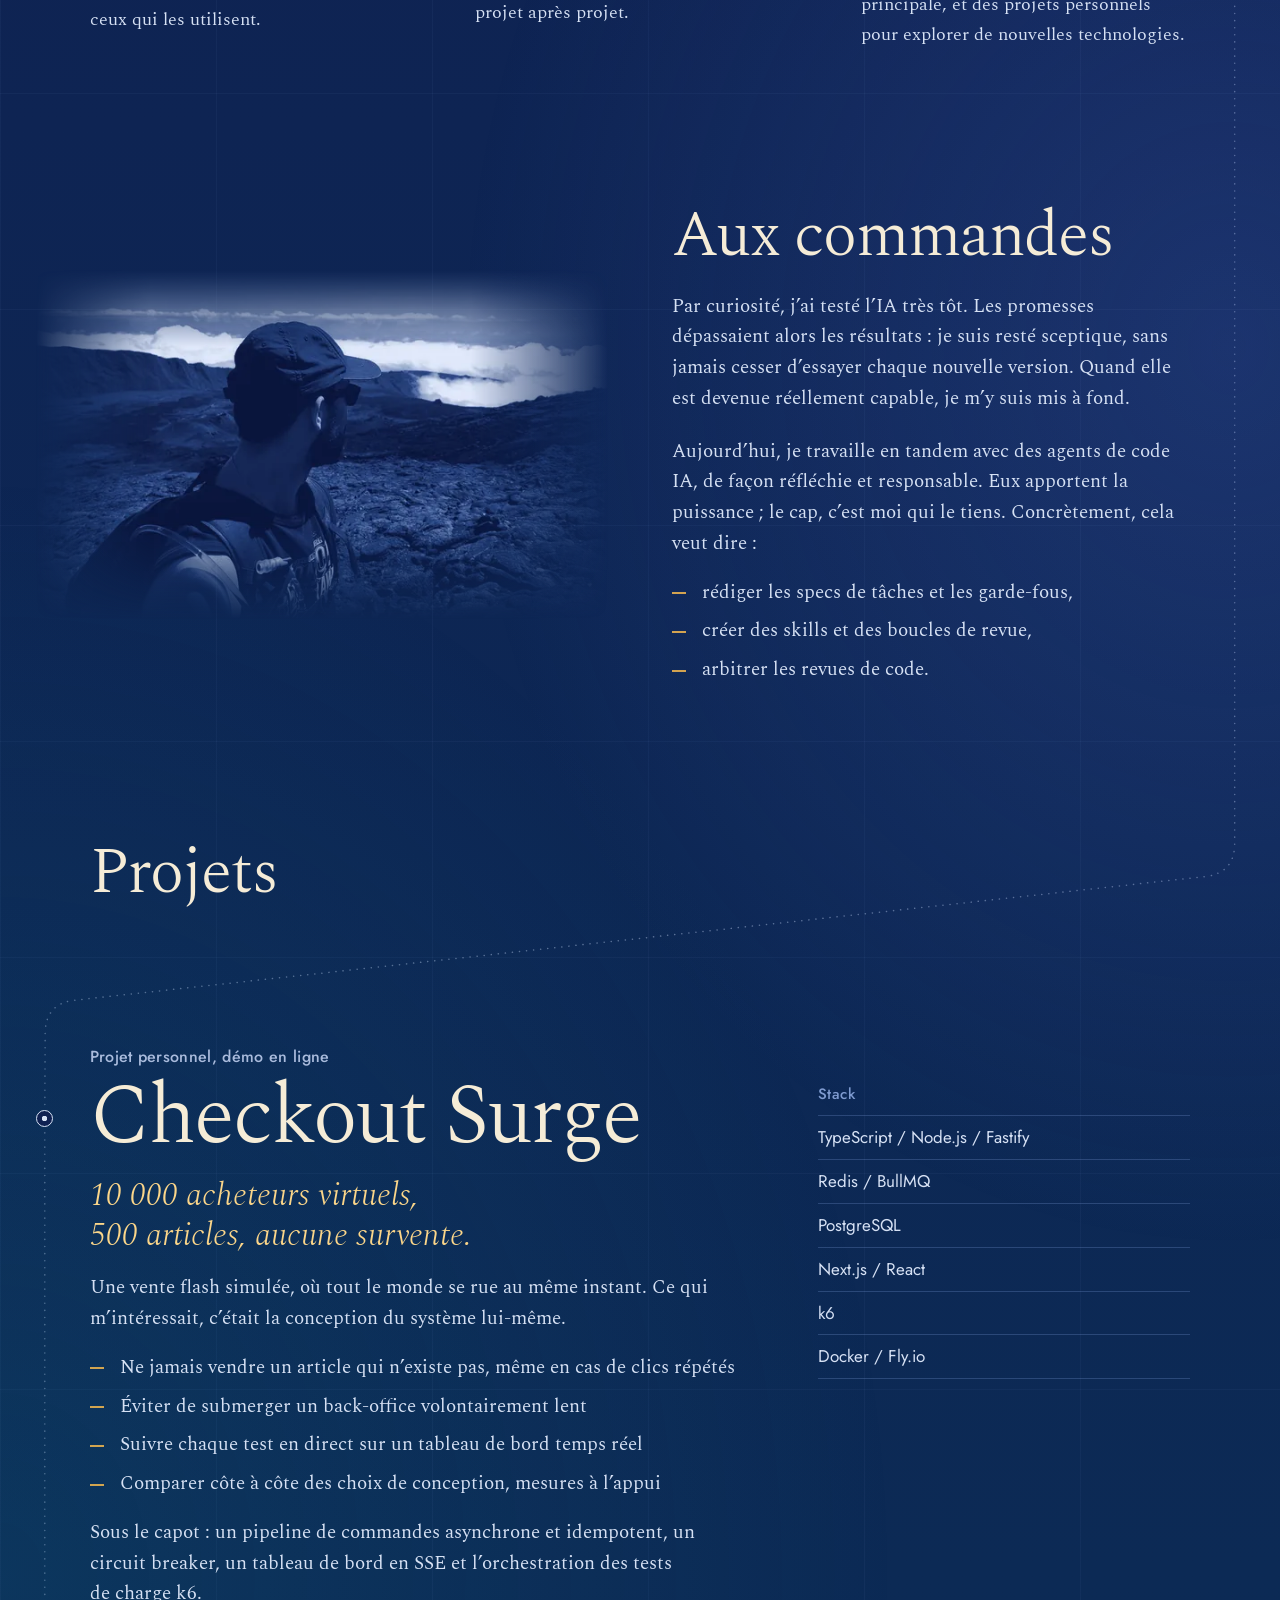
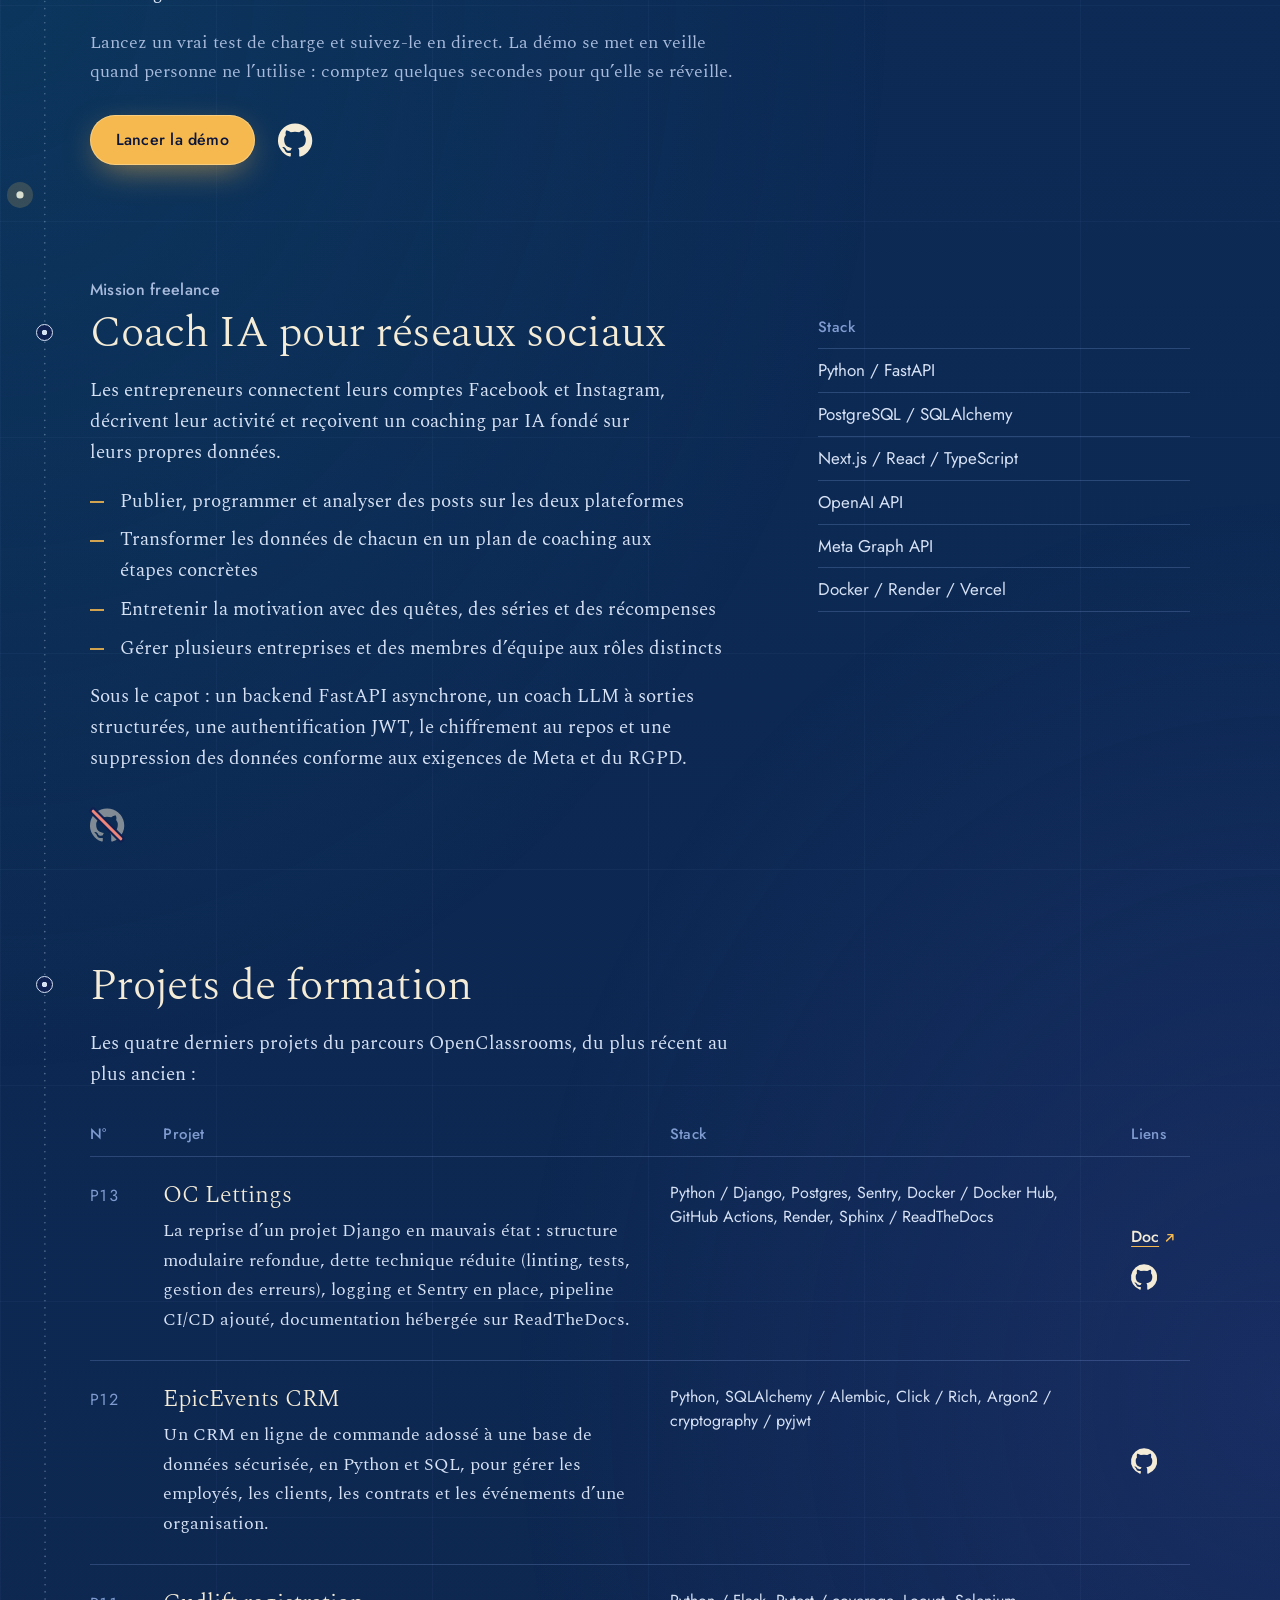
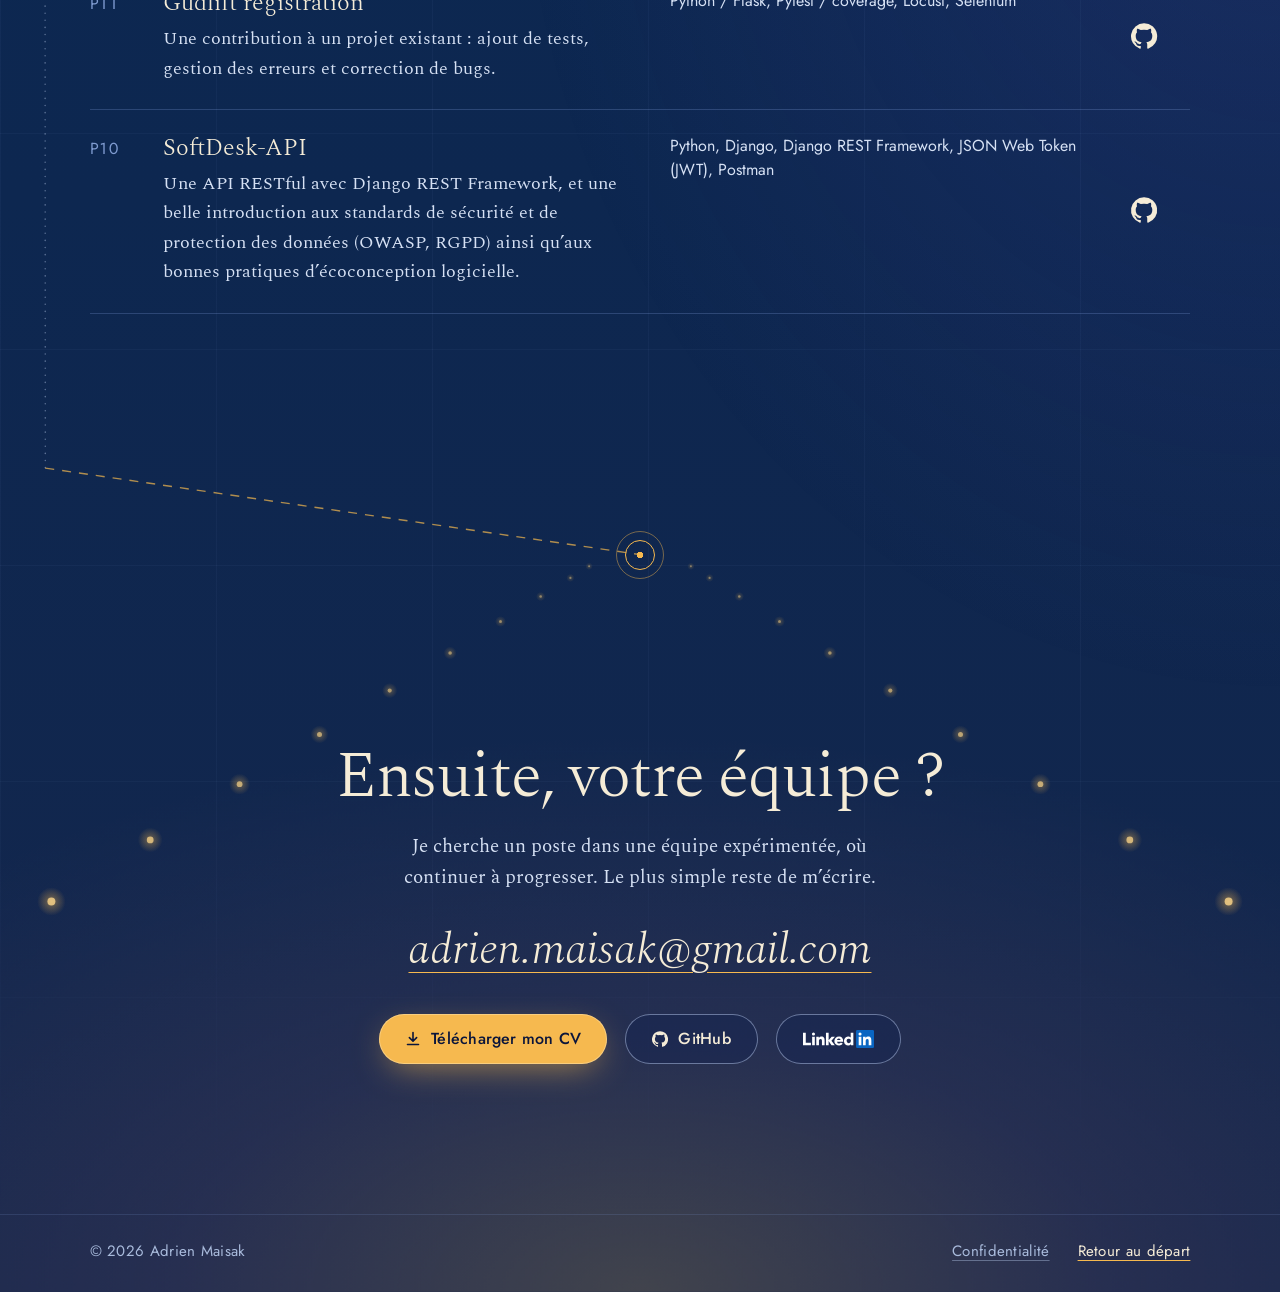
<file: fr/index.html>
<!DOCTYPE html>
<html lang="fr">

<head>
  <meta charset="UTF-8">
  <meta name="viewport" content="width=device-width, initial-scale=1">
  <title>Adrien Maisak, développeur d’application à Toulouse</title>
  <meta name="description" content="Adrien Maisak, développeur d’application à Toulouse, backend dans l’âme. Ouvert à de nouvelles opportunités.">
  <meta name="keywords" content="développeur d’application, backend, Python, FastAPI, TypeScript, Node.js, Fastify, PostgreSQL, Redis, Next.js, React, agents de code IA, Toulouse">
  <meta name="author" content="Adrien Maisak">
  <meta name="theme-color" content="#0a153b">
  <meta name="color-scheme" content="dark">
  <link rel="canonical" href="https://dayrisea.github.io/fr/">
  <link rel="alternate" hreflang="en" href="https://dayrisea.github.io/">
  <link rel="alternate" hreflang="fr" href="https://dayrisea.github.io/fr/">
  <link rel="alternate" hreflang="x-default" href="https://dayrisea.github.io/">
  <meta property="og:type" content="website">
  <meta property="og:url" content="https://dayrisea.github.io/fr/">
  <meta property="og:locale" content="fr_FR">
  <meta property="og:title" content="Adrien Maisak, développeur d’application à Toulouse">
  <meta property="og:description" content="Adrien Maisak, développeur d’application à Toulouse, backend dans l’âme. Ouvert à de nouvelles opportunités.">
  <meta property="og:image" content="https://dayrisea.github.io/assets/images/og-fr.jpg">
  <meta property="og:image:width" content="1200">
  <meta property="og:image:height" content="630">
  <meta name="twitter:card" content="summary_large_image">
  <link rel="icon" type="image/svg+xml" href="../assets/images/favicon.svg">
  <link rel="apple-touch-icon" href="../assets/images/apple-touch-icon.png">
  <link rel="preload" href="../assets/fonts/spectral-300.woff2" as="font" type="font/woff2" crossorigin>
  <link rel="preload" href="../assets/fonts/jost.woff2" as="font" type="font/woff2" crossorigin>
  <link rel="stylesheet" href="../index.css">
  <link rel="stylesheet" href="../assets/askfolio/assistant.css">
  <script type="module" src="../assets/askfolio/assistant.js"></script>
  <script type="application/ld+json">
    {"@context": "https://schema.org", "@type": "Person", "name": "Adrien Maisak", "alternateName": "DayriseA", "jobTitle": "Développeur d’application", "url": "https://dayrisea.github.io/fr/", "address": {"@type": "PostalAddress", "addressLocality": "Toulouse", "addressCountry": "FR"}, "sameAs": ["https://github.com/DayriseA", "https://www.linkedin.com/in/adrien-maisak/"]}
  </script>
</head>

<body>
  <a class="skip" href="#main">Aller au contenu</a>

  <header class="bar">
    <a class="bar__brand" href="#top" aria-label="DayriseA, retour en haut">
      <svg class="bar__compass" viewBox="0 0 40 40" aria-hidden="true" focusable="false">
        <circle cx="20" cy="20" r="18.5" class="mini__rim"/>
        <circle cx="20" cy="20" r="14.5" pathLength="360" class="mini__ticks"/>
        <g class="needle" transform="rotate(205 20 20)">
          <path d="M20 5.5l3.2 13.6L20 21.5l-3.2-2.4z" class="mini__tip"/>
          <path d="M20 21.5V32" class="mini__tail"/>
        </g>
        <circle cx="20" cy="20" r="1.8" class="mini__hub"/>
      </svg>
      <span>DayriseA</span>
    </a>
    <nav class="bar__nav" aria-label="Principale">
      <a href="#parcours" class="bar__opt bar__opt--wide">Parcours</a>
      <a href="#projets">Projets</a>
      <a href="#contact">Contact</a>
      <a href="../assets/cv/CV_AMK_FR.pdf">CV</a>
    </nav>
    <div class="lang" role="group" aria-label="Langue">
      <a href="../" hreflang="en" lang="en">EN<span class="vh">, English</span></a>
      <span aria-hidden="true">/</span>
      <a href="./" hreflang="fr" lang="fr" aria-current="page">FR<span class="vh">, Français</span></a>
    </div>
  </header>

  <main id="main">

    <section class="hero" id="top">
      <div class="sky" aria-hidden="true">
        <div class="sky__stars"></div>
        <div class="sky__clouds sky__clouds--far"></div>
        <div class="sky__clouds sky__clouds--mid"></div>
        <div class="sky__clouds sky__clouds--near"></div>
        <div class="sky__glow"></div>
      </div>

      <div class="wrap hero__in">
        <div class="hero__text">
          <h1>Adrien <span>Maisak</span></h1>
          <p class="hero__role">Développeur d’application à Toulouse, backend&nbsp;dans&nbsp;l’âme.</p>
          <p class="status">Ouvert à de nouvelles opportunités</p>
          <p class="hero__pitch">Un an de freelance en full-stack, après sept ans dans la donnée produit et l’IT. Je travaille main dans la main avec des agents de code IA, sans lâcher les&nbsp;commandes.</p>
          <div class="actions">
            <a class="btn btn--lamp" href="../assets/cv/CV_AMK_FR.pdf" download>
              <svg viewBox="0 0 16 16" aria-hidden="true" focusable="false"><path d="M8 1.5v8.2M4.4 6.6 8 10.2l3.6-3.6M2.5 13.5h11"/></svg>
              Télécharger mon CV
            </a>
            <a class="btn btn--line" href="#projets">Voir les projets</a>
            <a class="link" href="mailto:adrien.maisak@gmail.com">M’écrire</a>
          </div>
        </div>

        <figure class="instrument">
          <svg class="dial" viewBox="0 0 400 400" aria-hidden="true" focusable="false">
            <defs>
              <radialGradient id="dial-face" cx=".34" cy=".26" r=".9">
                <stop offset="0" stop-color="#25407f"/>
                <stop offset=".55" stop-color="#11235a"/>
                <stop offset="1" stop-color="#0a153b"/>
              </radialGradient>
              <radialGradient id="dial-lamp" cx=".3" cy=".2" r=".75">
                <stop offset="0" stop-color="#f6b94f" stop-opacity=".34"/>
                <stop offset=".6" stop-color="#f6b94f" stop-opacity=".07"/>
                <stop offset="1" stop-color="#f6b94f" stop-opacity="0"/>
              </radialGradient>
              <g id="rose-main">
                <path d="M200 200V104l-11 85z" class="rose__lit"/>
                <path d="M200 200V104l11 85z" class="rose__dark"/>
              </g>
              <g id="rose-minor">
                <path d="M200 200v-58l-7 51z" class="rose__lit"/>
                <path d="M200 200v-58l7 51z" class="rose__dark"/>
              </g>
            </defs>
            <circle cx="200" cy="200" r="197" class="dial__rim"/>
            <circle cx="200" cy="200" r="189" fill="url(#dial-face)"/>
            <circle cx="200" cy="200" r="189" fill="url(#dial-lamp)" class="dial__lamp"/>
            <circle cx="200" cy="200" r="189" class="dial__inner"/>
            <circle cx="200" cy="200" r="177" pathLength="360" class="tick tick--5"/>
            <circle cx="200" cy="200" r="175" pathLength="360" class="tick tick--10"/>
            <circle cx="200" cy="200" r="172.5" pathLength="360" class="tick tick--30"/>
            <g class="dial__nums">
              <text x="200" y="68" class="card">N</text>
              <text x="200" y="64" transform="rotate(30 200 200)">3</text>
              <text x="200" y="64" transform="rotate(60 200 200)">6</text>
              <text x="200" y="68" transform="rotate(90 200 200)" class="card">E</text>
              <text x="200" y="64" transform="rotate(120 200 200)">12</text>
              <text x="200" y="64" transform="rotate(150 200 200)">15</text>
              <text x="200" y="68" transform="rotate(180 200 200)" class="card">S</text>
              <text x="200" y="64" transform="rotate(210 200 200)">21</text>
              <text x="200" y="64" transform="rotate(240 200 200)">24</text>
              <text x="200" y="68" transform="rotate(270 200 200)" class="card">O</text>
              <text x="200" y="64" transform="rotate(300 200 200)">30</text>
              <text x="200" y="64" transform="rotate(330 200 200)">33</text>
            </g>
            <circle cx="200" cy="200" r="112" class="dial__ring"/>
            <g class="rose">
              <use href="#rose-minor" transform="rotate(45 200 200)"/>
              <use href="#rose-minor" transform="rotate(135 200 200)"/>
              <use href="#rose-minor" transform="rotate(225 200 200)"/>
              <use href="#rose-minor" transform="rotate(315 200 200)"/>
              <use href="#rose-main"/>
              <use href="#rose-main" transform="rotate(90 200 200)"/>
              <use href="#rose-main" transform="rotate(180 200 200)"/>
              <use href="#rose-main" transform="rotate(270 200 200)"/>
            </g>
            <g class="needle" transform="rotate(205 200 200)">
              <path d="M200 74l8.5 122-8.5 8-8.5-8z" class="needle__tip"/>
              <path d="M200 204v78" class="needle__tail"/>
              <circle cx="200" cy="290" r="7" class="needle__weight"/>
            </g>
            <circle cx="200" cy="200" r="9" class="dial__hub"/>
            <circle cx="200" cy="200" r="3" class="dial__pin"/>
          </svg>
          <figcaption class="placard">
            <p class="placard__quote">«&nbsp;L’IA est un outil que je pilote, pas un pilote&nbsp;automatique.&nbsp;»</p>
          </figcaption>
        </figure>
      </div>

      <p class="origin"><i class="wp wp--ring" data-pt></i>Toulouse <span>43°36′N 1°26′E</span></p>
    </section>

    <svg class="route" aria-hidden="true" focusable="false">
      <path class="route__plan"/>
      <path class="route__dest"/>
      <path class="route__flown"/>
      <g class="route__craft"><circle r="13" class="route__halo"/><circle r="3.6" class="route__light"/></g>
    </svg>

    <div class="chart">

      <section class="leg wrap" id="parcours">
        <header class="leg__head leg__head--offset">
          <h2>La route jusqu’ici</h2>
          <p>La prochaine étape reste à&nbsp;tracer.</p>
          <button class="askfolio-topic askfolio-topic--profile" type="button" data-askfolio-scope="profile" hidden><svg class="askfolio-dial" viewBox="0 0 40 40" aria-hidden="true" focusable="false"><circle cx="20" cy="20" r="18.5" class="askfolio-dial__rim"/><circle cx="20" cy="20" r="14.5" pathLength="360" class="askfolio-dial__ticks"/><path d="M16.11 16.11a5.5 5.5 0 0 0 0 7.78M23.89 16.11a5.5 5.5 0 0 1 0 7.78M13.28 13.28a9.5 9.5 0 0 0 0 13.44M26.72 13.28a9.5 9.5 0 0 1 0 13.44" class="askfolio-dial__waves"/><circle cx="20" cy="20" r="2.1" class="askfolio-dial__lamp"/></svg><span class="askfolio-topic__text">Interroger l’assistant sur mon parcours</span></button>
        </header>
        <ol class="stops">
          <li class="stop">
            <i class="wp wp--tri" data-pt></i>
            <h3>Donnée produit et IT</h3>
            <p class="stop__when">sept ans</p>
            <p>Administrateur CMDB, puis responsable PIM/DAM&nbsp;: sept ans à collecter, fiabiliser et diffuser de la donnée. J’en garde le goût des données propres et des outils qui rendent vraiment service à ceux qui les utilisent.</p>
          </li>
          <li class="stop">
            <i class="wp wp--tri" data-pt></i>
            <h3>Reconversion</h3>
            <p class="stop__when">2023 à 2024</p>
            <p>Le parcours de développeur d’application Python d’OpenClassrooms (titre RNCP de niveau&nbsp;6)&nbsp;: API, tests, sécurité, CI/CD, appris projet après&nbsp;projet.</p>
          </li>
          <li class="stop">
            <i class="wp wp--tri" data-pt></i>
            <i class="turn turn--east" data-pt="turn"></i>
            <h3>Freelance</h3>
            <p class="stop__when">depuis 2025</p>
            <p>Un an à concevoir et livrer des applications web full-stack, avec un faible pour le backend&nbsp;: une mission principale, et des projets personnels pour explorer de nouvelles technologies.</p>
          </li>
        </ol>
      </section>

      <section class="leg wrap helm" id="ia">
        <figure class="helm__photo">
          <img src="../assets/images/adrien-night-1033.webp"
               srcset="../assets/images/adrien-night-640.webp 640w, ../assets/images/adrien-night-1033.webp 1033w"
               sizes="(min-width: 960px) 44vw, 100vw" width="1033" height="629" loading="lazy" decoding="async"
               alt="Adrien, de dos, face à une mer de nuages.">
        </figure>
        <div class="helm__text">
          <h2>Aux commandes</h2>
          <p>Par curiosité, j’ai testé l’IA très tôt. Les promesses dépassaient alors les résultats&nbsp;: je suis resté sceptique, sans jamais cesser d’essayer chaque nouvelle version. Quand elle est devenue réellement capable, je m’y suis mis à&nbsp;fond.</p>
          <p>Aujourd’hui, je travaille en tandem avec des agents de code IA, de façon réfléchie et responsable. Eux apportent la puissance&nbsp;; le cap, c’est moi qui le tiens. Concrètement, cela veut dire&nbsp;:</p>
          <ul class="ticks">
            <li>rédiger les specs de tâches et les garde-fous,</li>
            <li>créer des skills et des boucles de revue,</li>
            <li>arbitrer les revues de code.</li>
          </ul>
        </div>
      </section>

      <section class="leg wrap" id="projets">
        <header class="leg__head leg__head--projects">
          <h2>Projets</h2>
          <i class="turn turn--west" data-pt="turn"></i>
        </header>

        <article class="project project--lead">
          <i class="turn turn--lane" data-pt="turn"></i>
          <i class="wp wp--ring" data-pt></i>
          <div class="project__body">
            <p class="kind">Projet personnel, démo en ligne</p>
            <h3>Checkout Surge</h3>
            <p class="project__lede">10&nbsp;000 acheteurs virtuels, 500&nbsp;articles, aucune&nbsp;survente.</p>
            <p>Une vente flash simulée, où tout le monde se rue au même instant. Ce qui m’intéressait, c’était la conception du système lui-même.</p>
            <ul class="ticks">
              <li>Ne jamais vendre un article qui n’existe pas, même en cas de clics répétés</li>
              <li>Éviter de submerger un back-office volontairement lent</li>
              <li>Suivre chaque test en direct sur un tableau de bord temps réel</li>
              <li>Comparer côte à côte des choix de conception, mesures à l’appui</li>
            </ul>
            <p>Sous le capot&nbsp;: un pipeline de commandes asynchrone et idempotent, un circuit breaker, un tableau de bord en SSE et l’orchestration des tests de charge&nbsp;k6.</p>
            <p class="project__note">Lancez un vrai test de charge et suivez-le en direct. La démo se met en veille quand personne ne l’utilise&nbsp;: comptez quelques secondes pour qu’elle se&nbsp;réveille.</p>
            <div class="actions">
              <a class="btn btn--lamp" href="https://checkout-surge-gate.fly.dev/" target="_blank" rel="noopener">Lancer la démo</a>
              <a class="gh" href="https://github.com/DayriseA/checkout-surge" target="_blank" rel="noopener" aria-label="Code source de Checkout Surge sur GitHub"><svg viewBox="0 0 16 16" aria-hidden="true" focusable="false"><path d="M8 .2a8 8 0 0 0-2.53 15.59c.4.07.55-.17.55-.38v-1.33c-2.23.48-2.7-1.07-2.7-1.07-.36-.93-.89-1.17-.89-1.17-.73-.5.05-.49.05-.49.8.06 1.23.83 1.23.83.72 1.22 1.88.87 2.33.66.07-.52.28-.87.5-1.07-1.77-.2-3.64-.89-3.64-3.95 0-.87.31-1.59.82-2.15-.08-.2-.36-1.02.08-2.12 0 0 .67-.21 2.2.82a7.6 7.6 0 0 1 4 0c1.53-1.04 2.2-.82 2.2-.82.44 1.1.16 1.92.08 2.12.51.56.82 1.28.82 2.15 0 3.07-1.87 3.75-3.65 3.95.29.25.54.73.54 1.48v2.19c0 .21.15.46.55.38A8 8 0 0 0 8 .2z"/></svg><span class="tip" aria-hidden="true">Voir le code source</span></a>
              <button class="askfolio-topic" type="button" data-askfolio-scope="project:checkout-surge" hidden><svg class="askfolio-dial" viewBox="0 0 40 40" aria-hidden="true" focusable="false"><circle cx="20" cy="20" r="18.5" class="askfolio-dial__rim"/><circle cx="20" cy="20" r="14.5" pathLength="360" class="askfolio-dial__ticks"/><path d="M16.11 16.11a5.5 5.5 0 0 0 0 7.78M23.89 16.11a5.5 5.5 0 0 1 0 7.78M13.28 13.28a9.5 9.5 0 0 0 0 13.44M26.72 13.28a9.5 9.5 0 0 1 0 13.44" class="askfolio-dial__waves"/><circle cx="20" cy="20" r="2.1" class="askfolio-dial__lamp"/></svg><span class="askfolio-topic__text">Interroger l’assistant<span class="vh"> sur Checkout Surge</span></span></button>
            </div>
          </div>
          <aside class="stack">
            <h4>Stack</h4>
            <ul>
              <li>TypeScript / Node.js / Fastify</li>
              <li>Redis / BullMQ</li>
              <li>PostgreSQL</li>
              <li>Next.js / React</li>
              <li>k6</li>
              <li>Docker / Fly.io</li>
            </ul>
          </aside>
        </article>

        <article class="project">
          <i class="wp wp--ring" data-pt></i>
          <div class="project__body">
            <p class="kind">Mission freelance</p>
            <h3>Coach IA pour réseaux&nbsp;sociaux</h3>
            <p>Les entrepreneurs connectent leurs comptes Facebook et Instagram, décrivent leur activité et reçoivent un coaching par IA fondé sur leurs propres&nbsp;données.</p>
            <ul class="ticks">
              <li>Publier, programmer et analyser des posts sur les deux plateformes</li>
              <li>Transformer les données de chacun en un plan de coaching aux étapes concrètes</li>
              <li>Entretenir la motivation avec des quêtes, des séries et des récompenses</li>
              <li>Gérer plusieurs entreprises et des membres d’équipe aux rôles distincts</li>
            </ul>
            <p>Sous le capot&nbsp;: un backend FastAPI asynchrone, un coach LLM à sorties structurées, une authentification JWT, le chiffrement au repos et une suppression des données conforme aux exigences de Meta et du&nbsp;RGPD.</p>
            <div class="actions">
              <span class="gh gh--private" tabindex="0" role="img" aria-label="Code source non public" aria-describedby="private-note"><svg viewBox="0 0 16 16" aria-hidden="true" focusable="false"><path class="gh__mark" d="M8 .2a8 8 0 0 0-2.53 15.59c.4.07.55-.17.55-.38v-1.33c-2.23.48-2.7-1.07-2.7-1.07-.36-.93-.89-1.17-.89-1.17-.73-.5.05-.49.05-.49.8.06 1.23.83 1.23.83.72 1.22 1.88.87 2.33.66.07-.52.28-.87.5-1.07-1.77-.2-3.64-.89-3.64-3.95 0-.87.31-1.59.82-2.15-.08-.2-.36-1.02.08-2.12 0 0 .67-.21 2.2.82a7.6 7.6 0 0 1 4 0c1.53-1.04 2.2-.82 2.2-.82.44 1.1.16 1.92.08 2.12.51.56.82 1.28.82 2.15 0 3.07-1.87 3.75-3.65 3.95.29.25.54.73.54 1.48v2.19c0 .21.15.46.55.38A8 8 0 0 0 8 .2z"/><path class="gh__bar gh__bar--under" d="M1.5 1.5l13 13"/><path class="gh__bar" d="M1.5 1.5l13 13"/></svg><span class="tip" role="tooltip" id="private-note">Projet freelance&nbsp;: le code appartient au&nbsp;client.</span></span>
              <button class="askfolio-topic" type="button" data-askfolio-scope="project:social-media-coach" hidden><svg class="askfolio-dial" viewBox="0 0 40 40" aria-hidden="true" focusable="false"><circle cx="20" cy="20" r="18.5" class="askfolio-dial__rim"/><circle cx="20" cy="20" r="14.5" pathLength="360" class="askfolio-dial__ticks"/><path d="M16.11 16.11a5.5 5.5 0 0 0 0 7.78M23.89 16.11a5.5 5.5 0 0 1 0 7.78M13.28 13.28a9.5 9.5 0 0 0 0 13.44M26.72 13.28a9.5 9.5 0 0 1 0 13.44" class="askfolio-dial__waves"/><circle cx="20" cy="20" r="2.1" class="askfolio-dial__lamp"/></svg><span class="askfolio-topic__text">Interroger l’assistant<span class="vh"> sur Coach IA pour réseaux sociaux</span></span></button>
            </div>
          </div>
          <aside class="stack">
            <h4>Stack</h4>
            <ul>
              <li>Python / FastAPI</li>
              <li>PostgreSQL / SQLAlchemy</li>
              <li>Next.js / React / TypeScript</li>
              <li>OpenAI API</li>
              <li>Meta Graph API</li>
              <li>Docker / Render / Vercel</li>
            </ul>
          </aside>
        </article>

        <article class="project project--log">
          <i class="wp wp--ring" data-pt></i>
          <div class="project__body">
            <h3>Projets de formation</h3>
            <p>Les quatre derniers projets du parcours OpenClassrooms, du plus récent au plus ancien&nbsp;:</p>
          </div>
          <table class="log" role="table">
            <thead role="rowgroup">
              <tr role="row">
                <th scope="col" role="columnheader">N°</th>
                <th scope="col" role="columnheader">Projet</th>
                <th scope="col" role="columnheader">Stack</th>
                <th scope="col" role="columnheader">Liens</th>
              </tr>
            </thead>
            <tbody role="rowgroup">
              <tr role="row">
                <td class="log__no" role="cell">P13</td>
                <th scope="row" role="rowheader"><span class="log__name">OC Lettings</span>La reprise d’un projet Django en mauvais état&nbsp;: structure modulaire refondue, dette technique réduite (linting, tests, gestion des erreurs), logging et Sentry en place, pipeline CI/CD ajouté, documentation hébergée sur ReadTheDocs.</th>
                <td class="log__stack" role="cell">Python / Django, Postgres, Sentry, Docker / Docker Hub, GitHub Actions, Render, Sphinx / ReadTheDocs</td>
                <td class="log__links" role="cell">
                  <a class="link link--out" href="https://amk-oc-lettings.readthedocs.io/en/latest/" target="_blank" rel="noopener" aria-label="Documentation de OC Lettings">Doc<svg viewBox="0 0 12 12" aria-hidden="true" focusable="false"><path d="M2.75 9.25l6.5-6.5M4 2.75h5.25V8"/></svg></a>
                  <a class="gh" href="https://github.com/DayriseA/OCP13_OC-Lettings-FR" target="_blank" rel="noopener" aria-label="Code source de OC Lettings sur GitHub"><svg viewBox="0 0 16 16" aria-hidden="true" focusable="false"><path d="M8 .2a8 8 0 0 0-2.53 15.59c.4.07.55-.17.55-.38v-1.33c-2.23.48-2.7-1.07-2.7-1.07-.36-.93-.89-1.17-.89-1.17-.73-.5.05-.49.05-.49.8.06 1.23.83 1.23.83.72 1.22 1.88.87 2.33.66.07-.52.28-.87.5-1.07-1.77-.2-3.64-.89-3.64-3.95 0-.87.31-1.59.82-2.15-.08-.2-.36-1.02.08-2.12 0 0 .67-.21 2.2.82a7.6 7.6 0 0 1 4 0c1.53-1.04 2.2-.82 2.2-.82.44 1.1.16 1.92.08 2.12.51.56.82 1.28.82 2.15 0 3.07-1.87 3.75-3.65 3.95.29.25.54.73.54 1.48v2.19c0 .21.15.46.55.38A8 8 0 0 0 8 .2z"/></svg><span class="tip" aria-hidden="true">Voir le code source</span></a>
                  <button class="gh askfolio-topic askfolio-topic--dial" type="button" data-askfolio-scope="project:oc-lettings" aria-label="Interroger l’assistant sur OC Lettings" hidden><svg class="askfolio-dial" viewBox="0 0 40 40" aria-hidden="true" focusable="false"><circle cx="20" cy="20" r="18.5" class="askfolio-dial__rim"/><circle cx="20" cy="20" r="14.5" pathLength="360" class="askfolio-dial__ticks"/><path d="M16.11 16.11a5.5 5.5 0 0 0 0 7.78M23.89 16.11a5.5 5.5 0 0 1 0 7.78M13.28 13.28a9.5 9.5 0 0 0 0 13.44M26.72 13.28a9.5 9.5 0 0 1 0 13.44" class="askfolio-dial__waves"/><circle cx="20" cy="20" r="2.1" class="askfolio-dial__lamp"/></svg><span class="tip" aria-hidden="true">Interroger l’assistant</span></button>
                </td>
              </tr>
              <tr role="row">
                <td class="log__no" role="cell">P12</td>
                <th scope="row" role="rowheader"><span class="log__name">EpicEvents CRM</span>Un CRM en ligne de commande adossé à une base de données sécurisée, en Python et SQL, pour gérer les employés, les clients, les contrats et les événements d’une organisation.</th>
                <td class="log__stack" role="cell">Python, SQLAlchemy / Alembic, Click / Rich, Argon2 / cryptography / pyjwt</td>
                <td class="log__links" role="cell">
                  <a class="gh" href="https://github.com/DayriseA/OCP12_CRM_EpicEvents" target="_blank" rel="noopener" aria-label="Code source de EpicEvents CRM sur GitHub"><svg viewBox="0 0 16 16" aria-hidden="true" focusable="false"><path d="M8 .2a8 8 0 0 0-2.53 15.59c.4.07.55-.17.55-.38v-1.33c-2.23.48-2.7-1.07-2.7-1.07-.36-.93-.89-1.17-.89-1.17-.73-.5.05-.49.05-.49.8.06 1.23.83 1.23.83.72 1.22 1.88.87 2.33.66.07-.52.28-.87.5-1.07-1.77-.2-3.64-.89-3.64-3.95 0-.87.31-1.59.82-2.15-.08-.2-.36-1.02.08-2.12 0 0 .67-.21 2.2.82a7.6 7.6 0 0 1 4 0c1.53-1.04 2.2-.82 2.2-.82.44 1.1.16 1.92.08 2.12.51.56.82 1.28.82 2.15 0 3.07-1.87 3.75-3.65 3.95.29.25.54.73.54 1.48v2.19c0 .21.15.46.55.38A8 8 0 0 0 8 .2z"/></svg><span class="tip" aria-hidden="true">Voir le code source</span></a>
                  <button class="gh askfolio-topic askfolio-topic--dial" type="button" data-askfolio-scope="project:epicevents-crm" aria-label="Interroger l’assistant sur EpicEvents CRM" hidden><svg class="askfolio-dial" viewBox="0 0 40 40" aria-hidden="true" focusable="false"><circle cx="20" cy="20" r="18.5" class="askfolio-dial__rim"/><circle cx="20" cy="20" r="14.5" pathLength="360" class="askfolio-dial__ticks"/><path d="M16.11 16.11a5.5 5.5 0 0 0 0 7.78M23.89 16.11a5.5 5.5 0 0 1 0 7.78M13.28 13.28a9.5 9.5 0 0 0 0 13.44M26.72 13.28a9.5 9.5 0 0 1 0 13.44" class="askfolio-dial__waves"/><circle cx="20" cy="20" r="2.1" class="askfolio-dial__lamp"/></svg><span class="tip" aria-hidden="true">Interroger l’assistant</span></button>
                </td>
              </tr>
              <tr role="row">
                <td class="log__no" role="cell">P11</td>
                <th scope="row" role="rowheader"><span class="log__name">Gudlift registration</span>Une contribution à un projet existant&nbsp;: ajout de tests, gestion des erreurs et correction de bugs.</th>
                <td class="log__stack" role="cell">Python / Flask, Pytest / coverage, Locust, Selenium</td>
                <td class="log__links" role="cell">
                  <a class="gh" href="https://github.com/DayriseA/OCP11_Python_Testing/tree/qa" target="_blank" rel="noopener" aria-label="Code source de Gudlift registration sur GitHub"><svg viewBox="0 0 16 16" aria-hidden="true" focusable="false"><path d="M8 .2a8 8 0 0 0-2.53 15.59c.4.07.55-.17.55-.38v-1.33c-2.23.48-2.7-1.07-2.7-1.07-.36-.93-.89-1.17-.89-1.17-.73-.5.05-.49.05-.49.8.06 1.23.83 1.23.83.72 1.22 1.88.87 2.33.66.07-.52.28-.87.5-1.07-1.77-.2-3.64-.89-3.64-3.95 0-.87.31-1.59.82-2.15-.08-.2-.36-1.02.08-2.12 0 0 .67-.21 2.2.82a7.6 7.6 0 0 1 4 0c1.53-1.04 2.2-.82 2.2-.82.44 1.1.16 1.92.08 2.12.51.56.82 1.28.82 2.15 0 3.07-1.87 3.75-3.65 3.95.29.25.54.73.54 1.48v2.19c0 .21.15.46.55.38A8 8 0 0 0 8 .2z"/></svg><span class="tip" aria-hidden="true">Voir le code source</span></a>
                  <button class="gh askfolio-topic askfolio-topic--dial" type="button" data-askfolio-scope="project:gudlift-registration" aria-label="Interroger l’assistant sur Gudlift registration" hidden><svg class="askfolio-dial" viewBox="0 0 40 40" aria-hidden="true" focusable="false"><circle cx="20" cy="20" r="18.5" class="askfolio-dial__rim"/><circle cx="20" cy="20" r="14.5" pathLength="360" class="askfolio-dial__ticks"/><path d="M16.11 16.11a5.5 5.5 0 0 0 0 7.78M23.89 16.11a5.5 5.5 0 0 1 0 7.78M13.28 13.28a9.5 9.5 0 0 0 0 13.44M26.72 13.28a9.5 9.5 0 0 1 0 13.44" class="askfolio-dial__waves"/><circle cx="20" cy="20" r="2.1" class="askfolio-dial__lamp"/></svg><span class="tip" aria-hidden="true">Interroger l’assistant</span></button>
                </td>
              </tr>
              <tr role="row">
                <td class="log__no" role="cell">P10</td>
                <th scope="row" role="rowheader"><span class="log__name">SoftDesk-API</span>Une API RESTful avec Django REST Framework, et une belle introduction aux standards de sécurité et de protection des données (OWASP, RGPD) ainsi qu’aux bonnes pratiques d’écoconception logicielle.</th>
                <td class="log__stack" role="cell">Python, Django, Django REST Framework, JSON Web Token (JWT), Postman</td>
                <td class="log__links" role="cell">
                  <a class="gh" href="https://github.com/DayriseA/OCP10_SoftDesk-API" target="_blank" rel="noopener" aria-label="Code source de SoftDesk-API sur GitHub"><svg viewBox="0 0 16 16" aria-hidden="true" focusable="false"><path d="M8 .2a8 8 0 0 0-2.53 15.59c.4.07.55-.17.55-.38v-1.33c-2.23.48-2.7-1.07-2.7-1.07-.36-.93-.89-1.17-.89-1.17-.73-.5.05-.49.05-.49.8.06 1.23.83 1.23.83.72 1.22 1.88.87 2.33.66.07-.52.28-.87.5-1.07-1.77-.2-3.64-.89-3.64-3.95 0-.87.31-1.59.82-2.15-.08-.2-.36-1.02.08-2.12 0 0 .67-.21 2.2.82a7.6 7.6 0 0 1 4 0c1.53-1.04 2.2-.82 2.2-.82.44 1.1.16 1.92.08 2.12.51.56.82 1.28.82 2.15 0 3.07-1.87 3.75-3.65 3.95.29.25.54.73.54 1.48v2.19c0 .21.15.46.55.38A8 8 0 0 0 8 .2z"/></svg><span class="tip" aria-hidden="true">Voir le code source</span></a>
                  <button class="gh askfolio-topic askfolio-topic--dial" type="button" data-askfolio-scope="project:softdesk-api" aria-label="Interroger l’assistant sur SoftDesk-API" hidden><svg class="askfolio-dial" viewBox="0 0 40 40" aria-hidden="true" focusable="false"><circle cx="20" cy="20" r="18.5" class="askfolio-dial__rim"/><circle cx="20" cy="20" r="14.5" pathLength="360" class="askfolio-dial__ticks"/><path d="M16.11 16.11a5.5 5.5 0 0 0 0 7.78M23.89 16.11a5.5 5.5 0 0 1 0 7.78M13.28 13.28a9.5 9.5 0 0 0 0 13.44M26.72 13.28a9.5 9.5 0 0 1 0 13.44" class="askfolio-dial__waves"/><circle cx="20" cy="20" r="2.1" class="askfolio-dial__lamp"/></svg><span class="tip" aria-hidden="true">Interroger l’assistant</span></button>
                </td>
              </tr>
            </tbody>
          </table>
        </article>
      </section>

      <section class="arrival" id="contact">
        <div class="wrap arrival__in">
          <i class="turn turn--final" data-pt></i>
          <i class="wp wp--dest" data-pt="dest"></i>
          <h2>Ensuite, votre&nbsp;équipe&nbsp;?</h2>
          <p>Je cherche un poste dans une équipe expérimentée, où continuer à progresser. Le plus simple reste de m’écrire.</p>
          <a class="arrival__mail" href="mailto:adrien.maisak@gmail.com">adrien.maisak@gmail.com</a>
          <div class="actions">
            <a class="btn btn--lamp" href="../assets/cv/CV_AMK_FR.pdf" download>
              <svg viewBox="0 0 16 16" aria-hidden="true" focusable="false"><path d="M8 1.5v8.2M4.4 6.6 8 10.2l3.6-3.6M2.5 13.5h11"/></svg>
              Télécharger mon CV
            </a>
            <a class="btn btn--line" href="https://github.com/DayriseA" rel="me noopener">
              <svg class="fill" viewBox="0 0 16 16" aria-hidden="true" focusable="false"><path d="M8 .2a8 8 0 0 0-2.53 15.59c.4.07.55-.17.55-.38v-1.33c-2.23.48-2.7-1.07-2.7-1.07-.36-.93-.89-1.17-.89-1.17-.73-.5.05-.49.05-.49.8.06 1.23.83 1.23.83.72 1.22 1.88.87 2.33.66.07-.52.28-.87.5-1.07-1.77-.2-3.64-.89-3.64-3.95 0-.87.31-1.59.82-2.15-.08-.2-.36-1.02.08-2.12 0 0 .67-.21 2.2.82a7.6 7.6 0 0 1 4 0c1.53-1.04 2.2-.82 2.2-.82.44 1.1.16 1.92.08 2.12.51.56.82 1.28.82 2.15 0 3.07-1.87 3.75-3.65 3.95.29.25.54.73.54 1.48v2.19c0 .21.15.46.55.38A8 8 0 0 0 8 .2z"/></svg>
              GitHub
            </a>
            <a class="btn btn--line" href="https://www.linkedin.com/in/adrien-maisak/" rel="me noopener" aria-label="LinkedIn">
              <svg class="brand" viewBox="0 0 142.06 36" aria-hidden="true" focusable="false"><path fill="#0a66c2" d="M139.4,0H108.72a2.63,2.63,0,0,0-2.66,2.6V33.4a2.63,2.63,0,0,0,2.66,2.6H139.4a2.63,2.63,0,0,0,2.66-2.6V2.6A2.63,2.63,0,0,0,139.4,0Z"/><g fill="#fff"><polygon points="0 5.32 5.55 5.32 5.55 25.55 15.83 25.55 15.83 30.68 0 30.68 0 5.32"/><path d="M18.29,13.49h5.34V30.67H18.29ZM21,4.95A3.09,3.09,0,1,1,17.86,8,3.1,3.1,0,0,1,21,4.95"/><polygon points="45.94 5.32 51.27 5.32 51.27 20.48 57.32 13.48 63.86 13.48 56.86 21.43 63.71 30.68 57.01 30.68 51.34 22.18 51.27 22.18 51.27 30.68 45.94 30.68 45.94 5.32"/><path d="M26.58,13.49H31.7v2.35h.07a5.61,5.61,0,0,1,5.05-2.77c5.41,0,6.4,3.56,6.4,8.18v9.42H37.89V22.32c0-2,0-4.55-2.78-4.55s-3.2,2.17-3.2,4.41v8.5H26.58Z"/><path d="M75.09,20.08a3.2,3.2,0,0,0-3.28-3.27A3.56,3.56,0,0,0,68,20.08Zm4.52,7.61a9.4,9.4,0,0,1-7.29,3.42c-5.34,0-9.61-3.56-9.61-9.08S67,13,72.32,13c5,0,8.11,3.56,8.11,9.07v1.67H68a4,4,0,0,0,4,3.35A4.55,4.55,0,0,0,75.87,25Z"/><path d="M91.55,17.64A4,4,0,0,0,87.28,22a4.27,4.27,0,1,0,8.54,0,4,4,0,0,0-4.27-4.38m9.18,13H95.82V28.39h-.07a6.71,6.71,0,0,1-5.3,2.71c-5.13,0-8.51-3.7-8.51-8.93,0-4.81,3-9.22,7.9-9.22,2.21,0,4.27.6,5.48,2.28h.07V5.32h5.34Z"/><path d="M111.4,13.5h5.34V30.68H111.4ZM114.08,5a3.1,3.1,0,1,1-3.1,3.1,3.1,3.1,0,0,1,3.1-3.1"/><path d="M120.1,13.5h5.12v2.35h.07a5.61,5.61,0,0,1,5.05-2.77c5.41,0,6.4,3.56,6.4,8.18v9.42h-5.34V22.32c0-2,0-4.56-2.78-4.56s-3.2,2.17-3.2,4.41v8.5H120.1Z"/></g></svg>
            </a>
          </div>
          <button class="askfolio-topic askfolio-topic--offer" type="button" data-askfolio-view="offer" hidden><svg class="askfolio-dial" viewBox="0 0 40 40" aria-hidden="true" focusable="false"><circle cx="20" cy="20" r="18.5" class="askfolio-dial__rim"/><circle cx="20" cy="20" r="14.5" pathLength="360" class="askfolio-dial__ticks"/><path d="M16.11 16.11a5.5 5.5 0 0 0 0 7.78M23.89 16.11a5.5 5.5 0 0 1 0 7.78M13.28 13.28a9.5 9.5 0 0 0 0 13.44M26.72 13.28a9.5 9.5 0 0 1 0 13.44" class="askfolio-dial__waves"/><circle cx="20" cy="20" r="2.1" class="askfolio-dial__lamp"/></svg><span class="askfolio-topic__text">Vous recrutez&nbsp;? Comparez une offre d’emploi avec mon profil</span></button>
        </div>
      </section>

    </div>
  </main>

  <footer class="foot">
    <div class="wrap foot__in">
      <p>© 2026 Adrien Maisak</p>
      <p class="foot__links">
        <a class="foot__quiet" href="confidentialite/">Confidentialité</a>
        <a class="link" href="#top">Retour au départ</a>
      </p>
    </div>
  </footer>

  <!-- The portfolio assistant (assets/askfolio/assistant.js): hidden until the service answers. -->
  <button class="askfolio-launcher" id="askfolio-launcher" type="button" aria-haspopup="dialog" aria-controls="askfolio" hidden>
    <svg class="askfolio-dial" viewBox="0 0 40 40" aria-hidden="true" focusable="false">
      <circle cx="20" cy="20" r="18.5" class="askfolio-dial__rim"/>
      <circle cx="20" cy="20" r="14.5" pathLength="360" class="askfolio-dial__ticks"/>
      <path d="M16.11 16.11a5.5 5.5 0 0 0 0 7.78M23.89 16.11a5.5 5.5 0 0 1 0 7.78M13.28 13.28a9.5 9.5 0 0 0 0 13.44M26.72 13.28a9.5 9.5 0 0 1 0 13.44" class="askfolio-dial__waves"/>
      <circle cx="20" cy="20" r="2.1" class="askfolio-dial__lamp"/>
    </svg>
    <span class="askfolio-launcher__label">Interroger l’assistant</span>
  </button>

  <dialog class="askfolio" id="askfolio" aria-labelledby="askfolio-title">
    <header class="askfolio__head">
      <div class="askfolio__titlebar">
        <svg class="askfolio-dial" viewBox="0 0 40 40" aria-hidden="true" focusable="false">
          <circle cx="20" cy="20" r="18.5" class="askfolio-dial__rim"/>
          <circle cx="20" cy="20" r="14.5" pathLength="360" class="askfolio-dial__ticks"/>
          <path d="M16.11 16.11a5.5 5.5 0 0 0 0 7.78M23.89 16.11a5.5 5.5 0 0 1 0 7.78M13.28 13.28a9.5 9.5 0 0 0 0 13.44M26.72 13.28a9.5 9.5 0 0 1 0 13.44" class="askfolio-dial__waves"/>
          <circle cx="20" cy="20" r="2.1" class="askfolio-dial__lamp"/>
        </svg>
        <h2 class="askfolio__title" id="askfolio-title" tabindex="-1">Assistant du portfolio</h2>
        <button class="askfolio__close" id="askfolio-close" type="button">
          <svg viewBox="0 0 16 16" aria-hidden="true" focusable="false"><path d="M3.5 3.5l9 9M12.5 3.5l-9 9"/></svg>
          <span class="vh">Fermer</span>
        </button>
      </div>
      <p class="askfolio__disclosure" id="askfolio-disclosure"></p>
      <div class="askfolio__bands">
        <div class="askfolio__tabs" role="tablist" aria-label="Modes de l’assistant">
          <button class="askfolio__tab" id="askfolio-tab-chat" type="button" role="tab" aria-selected="true" aria-controls="askfolio-view-chat">Conversation</button>
          <button class="askfolio__tab" id="askfolio-tab-offer" type="button" role="tab" aria-selected="false" aria-controls="askfolio-view-offer" tabindex="-1">Offre d’emploi<span class="askfolio__tab-mark" id="askfolio-tab-mark" hidden><span class="vh">, rapport prêt</span></span></button>
        </div>
        <a class="askfolio__privacy" id="askfolio-privacy" href="confidentialite/" target="_blank" rel="noopener" hidden><svg viewBox="0 0 16 16" aria-hidden="true" focusable="false"><path d="M8 1.75 2.75 3.6v4.1c0 3.1 2.2 5.6 5.25 6.55 3.05-.95 5.25-3.45 5.25-6.55V3.6z"/><path d="M8 8.4v2.2"/><circle cx="8" cy="7" r="1.4"/></svg><span class="askfolio__privacy-word">Confidentialité</span><span class="vh"> (s’ouvre dans un nouvel onglet)</span></a>
      </div>
      <div class="askfolio__scale" aria-hidden="true"><span class="askfolio__needle"></span></div>
    </header>
    <div class="askfolio__signal">
      <p class="askfolio__notice" id="askfolio-notice" hidden>
        <span class="askfolio__notice-text"></span>
        <a class="askfolio__contact" href="mailto:adrien.maisak@gmail.com">Écrire à Adrien</a>
      </p>
      <div class="askfolio__turnstile" id="askfolio-turnstile"></div>
    </div>
    <div class="askfolio__main">
      <div class="askfolio__view" id="askfolio-view-chat" role="tabpanel" aria-labelledby="askfolio-tab-chat">
        <div class="askfolio__topic">
          <label for="askfolio-topic">Sujet</label>
          <select class="askfolio__select" id="askfolio-topic">
            <option value="all">Tout le portfolio</option>
            <option value="profile">Le parcours d’Adrien</option>
            <optgroup label="Projets">
              <option value="project:checkout-surge">Checkout Surge</option>
              <option value="project:social-media-coach">Coach IA pour réseaux sociaux</option>
              <option value="project:oc-lettings">OC Lettings</option>
              <option value="project:epicevents-crm">EpicEvents CRM</option>
              <option value="project:gudlift-registration">Gudlift registration</option>
              <option value="project:softdesk-api">SoftDesk-API</option>
            </optgroup>
          </select>
        </div>
        <div class="askfolio__body">
          <ol class="askfolio__log" id="askfolio-log" role="log" aria-live="off" aria-busy="false" aria-label="Conversation"></ol>
          <div class="askfolio__empty" id="askfolio-empty">
            <div class="askfolio__starter" data-askfolio-starter="all">
              <p class="askfolio__invite">Posez une question sur le parcours d’Adrien ou sur l’un de ses projets.</p>
              <ul class="askfolio__suggestions" aria-label="Questions suggérées">
                <li><button class="askfolio__suggestion" type="button">Quels projets sont intéressants à voir pour me donner une idée de ses compétences&nbsp;?</button></li>
                <li><button class="askfolio__suggestion" type="button">Comment travaille-t-il avec les agents de code IA&nbsp;?</button></li>
              </ul>
            </div>
            <div class="askfolio__starter" data-askfolio-starter="profile" hidden>
              <p class="askfolio__invite">Posez une question sur le parcours d’Adrien, de la donnée produit au développement.</p>
              <ul class="askfolio__suggestions" aria-label="Questions suggérées">
                <li><button class="askfolio__suggestion" type="button">Qu’est-ce que son parcours et expériences apportent à Adrien en tant que développeur&nbsp;?</button></li>
                <li><button class="askfolio__suggestion" type="button">D’après toi quels sont ses principaux points forts techniques et non techniques&nbsp;? Et ses faiblesses&nbsp;?</button></li>
              </ul>
            </div>
            <div class="askfolio__starter" data-askfolio-starter="project" hidden>
              <p class="askfolio__invite">Posez une question sur ce projet.</p>
              <ul class="askfolio__suggestions" aria-label="Questions suggérées">
                <li><button class="askfolio__suggestion" type="button">D’après toi, qu’est-ce qui est le plus intéressant dans ce projet&nbsp;?</button></li>
                <li data-askfolio-scopes="project:oc-lettings project:epicevents-crm project:gudlift-registration project:softdesk-api"><button class="askfolio__suggestion" type="button">Quel était le but de ce projet de formation&nbsp;? Quelles compétences du parcours valide-t-il&nbsp;?</button></li>
              </ul>
            </div>
          </div>
          <p class="askfolio__status" id="askfolio-status" aria-hidden="true"></p>
        </div>
        <form class="askfolio__ask" id="askfolio-ask">
          <div class="askfolio__placard" id="askfolio-placard-chat" role="group" aria-label="Avis de confidentialité" data-askfolio-placard="chat">
            <p class="askfolio__placard-text">Les questions sont enregistrées de façon anonyme pour améliorer cet assistant. Ne partagez pas d’informations sensibles. <a class="askfolio__more" href="confidentialite/" target="_blank" rel="noopener">Confidentialité<span class="vh"> (s’ouvre dans un nouvel onglet)</span></a></p>
            <div class="askfolio__placard-actions">
              <button class="askfolio__placard-ok" type="button" data-askfolio-close="session">OK</button>
              <button class="askfolio__placard-never" type="button" data-askfolio-close="always">Ne plus afficher</button>
            </div>
          </div>
          <div class="askfolio__field-head">
            <label for="askfolio-question">Votre question</label>
            <span class="askfolio__counter" id="askfolio-counter"></span>
          </div>
          <textarea class="askfolio__question" id="askfolio-question" rows="2" aria-describedby="askfolio-counter"></textarea>
          <div class="askfolio__actions">
            <button class="askfolio__new" id="askfolio-new" type="button" hidden>Nouvelle conversation</button>
            <button class="askfolio__send" id="askfolio-send" type="submit">Envoyer</button>
            <button class="askfolio__stop" id="askfolio-stop" type="button" hidden>
              <svg viewBox="0 0 16 16" aria-hidden="true" focusable="false"><rect x="4" y="4" width="8" height="8" rx="1.5"/></svg>
              Arrêter
            </button>
          </div>
        </form>
      </div>
      <div class="askfolio__view" id="askfolio-view-offer" role="tabpanel" aria-labelledby="askfolio-tab-offer" hidden>
        <div class="askfolio__body askfolio__body--offer">
          <div class="askfolio__sheet" id="askfolio-sheet">
            <form class="askfolio__offer" id="askfolio-offer">
              <p class="askfolio__invite askfolio__lead">Collez une offre d’emploi, ou importez-la en PDF, pour la comparer au profil d’Adrien.</p>
              <div class="askfolio__placard" id="askfolio-placard-offer" role="group" aria-label="À propos de l’analyse" data-askfolio-placard="offer">
                <p class="askfolio__placard-text">L’analyse sera générée par IA à partir du contenu de ce portfolio. Elle peut être incomplète ou erronée et ne remplace pas un entretien&nbsp;: lisez-la avec un regard critique. Le fichier et le texte de l’offre ne seront pas conservés. <a class="askfolio__more" href="confidentialite/" target="_blank" rel="noopener">Confidentialité<span class="vh"> (s’ouvre dans un nouvel onglet)</span></a></p>
                <div class="askfolio__placard-actions">
                  <button class="askfolio__placard-ok" type="button" data-askfolio-close="session">OK</button>
                  <button class="askfolio__placard-never" type="button" data-askfolio-close="always">Ne plus afficher</button>
                </div>
              </div>
              <label class="askfolio__label" for="askfolio-offer-text">Texte de l’offre</label>
              <textarea class="askfolio__question askfolio__offer-text" id="askfolio-offer-text" rows="6" aria-describedby="askfolio-offer-error"></textarea>
              <p class="askfolio__or">ou</p>
              <div class="askfolio__file">
                <input class="askfolio__file-input" id="askfolio-offer-pdf" type="file" accept="application/pdf,.pdf" aria-describedby="askfolio-offer-error askfolio-offer-hint">
                <label class="askfolio__file-pick" for="askfolio-offer-pdf">
                  <svg viewBox="0 0 16 16" aria-hidden="true" focusable="false"><path d="M8 10.5V2.5M4.6 5.9 8 2.5l3.4 3.4M2.5 13.5h11"/></svg>
                  Importer un PDF
                </label>
                <span class="askfolio__file-hint" id="askfolio-offer-hint"></span>
              </div>
              <p class="askfolio__chosen" id="askfolio-offer-chosen" hidden>
                <svg viewBox="0 0 16 16" aria-hidden="true" focusable="false"><path d="M4 1.75h5.25L12.5 5v9.25h-8.5zM9 1.75V5.25h3.5"/></svg>
                <span class="askfolio__chosen-name" id="askfolio-offer-file"></span>
                <button class="askfolio__remove" id="askfolio-offer-remove" type="button">Retirer<span class="vh"> le fichier</span></button>
              </p>
              <p class="askfolio__offer-error" id="askfolio-offer-error"></p>
            </form>
            <section class="askfolio__report" id="askfolio-report" tabindex="-1" aria-label="Rapport sur l’offre d’emploi" aria-busy="false" hidden></section>
          </div>
          <p class="askfolio__status" id="askfolio-offer-status" aria-hidden="true"></p>
        </div>
        <div class="askfolio__bar">
          <button class="askfolio__new" id="askfolio-to-report" type="button" hidden>Voir le rapport</button>
          <button class="askfolio__stop askfolio__another" id="askfolio-another" type="button" hidden>Analyser une autre offre</button>
          <button class="askfolio__send" id="askfolio-analyse" type="submit" form="askfolio-offer">Analyser</button>
          <button class="askfolio__stop" id="askfolio-offer-stop" type="button" hidden>
            <svg viewBox="0 0 16 16" aria-hidden="true" focusable="false"><rect x="4" y="4" width="8" height="8" rx="1.5"/></svg>
            Arrêter
          </button>
        </div>
      </div>
      <div class="vh" id="askfolio-live" aria-live="polite"></div>
    </div>
    <div class="askfolio__resize askfolio__resize--top" role="separator" aria-orientation="horizontal" aria-label="Redimensionner le panneau&nbsp;: hauteur" aria-describedby="askfolio-resize-help" aria-controls="askfolio" tabindex="0" data-askfolio-resize="height"></div>
    <div class="askfolio__resize askfolio__resize--left" role="separator" aria-orientation="vertical" aria-label="Redimensionner le panneau&nbsp;: largeur" aria-describedby="askfolio-resize-help" aria-controls="askfolio" tabindex="0" data-askfolio-resize="width"></div>
    <div class="askfolio__resize askfolio__resize--corner" aria-hidden="true" data-askfolio-resize="both">
      <svg class="askfolio__grip" viewBox="0 0 18 18" focusable="false"><path d="M8.3 13.98 5.07 12.64M10.58 10.58 8.1 8.1M13.98 8.3 12.64 5.07"/></svg>
    </div>
    <p id="askfolio-resize-help" hidden>Utilisez les flèches pour redimensionner, avec Maj pour aller plus vite&nbsp;; Début et Fin donnent la plus petite et la plus grande taille&nbsp;; Entrée rétablit la taille par défaut.</p>
  </dialog>

  <script src="../index.js" defer></script>
</body>

</html>
</file>
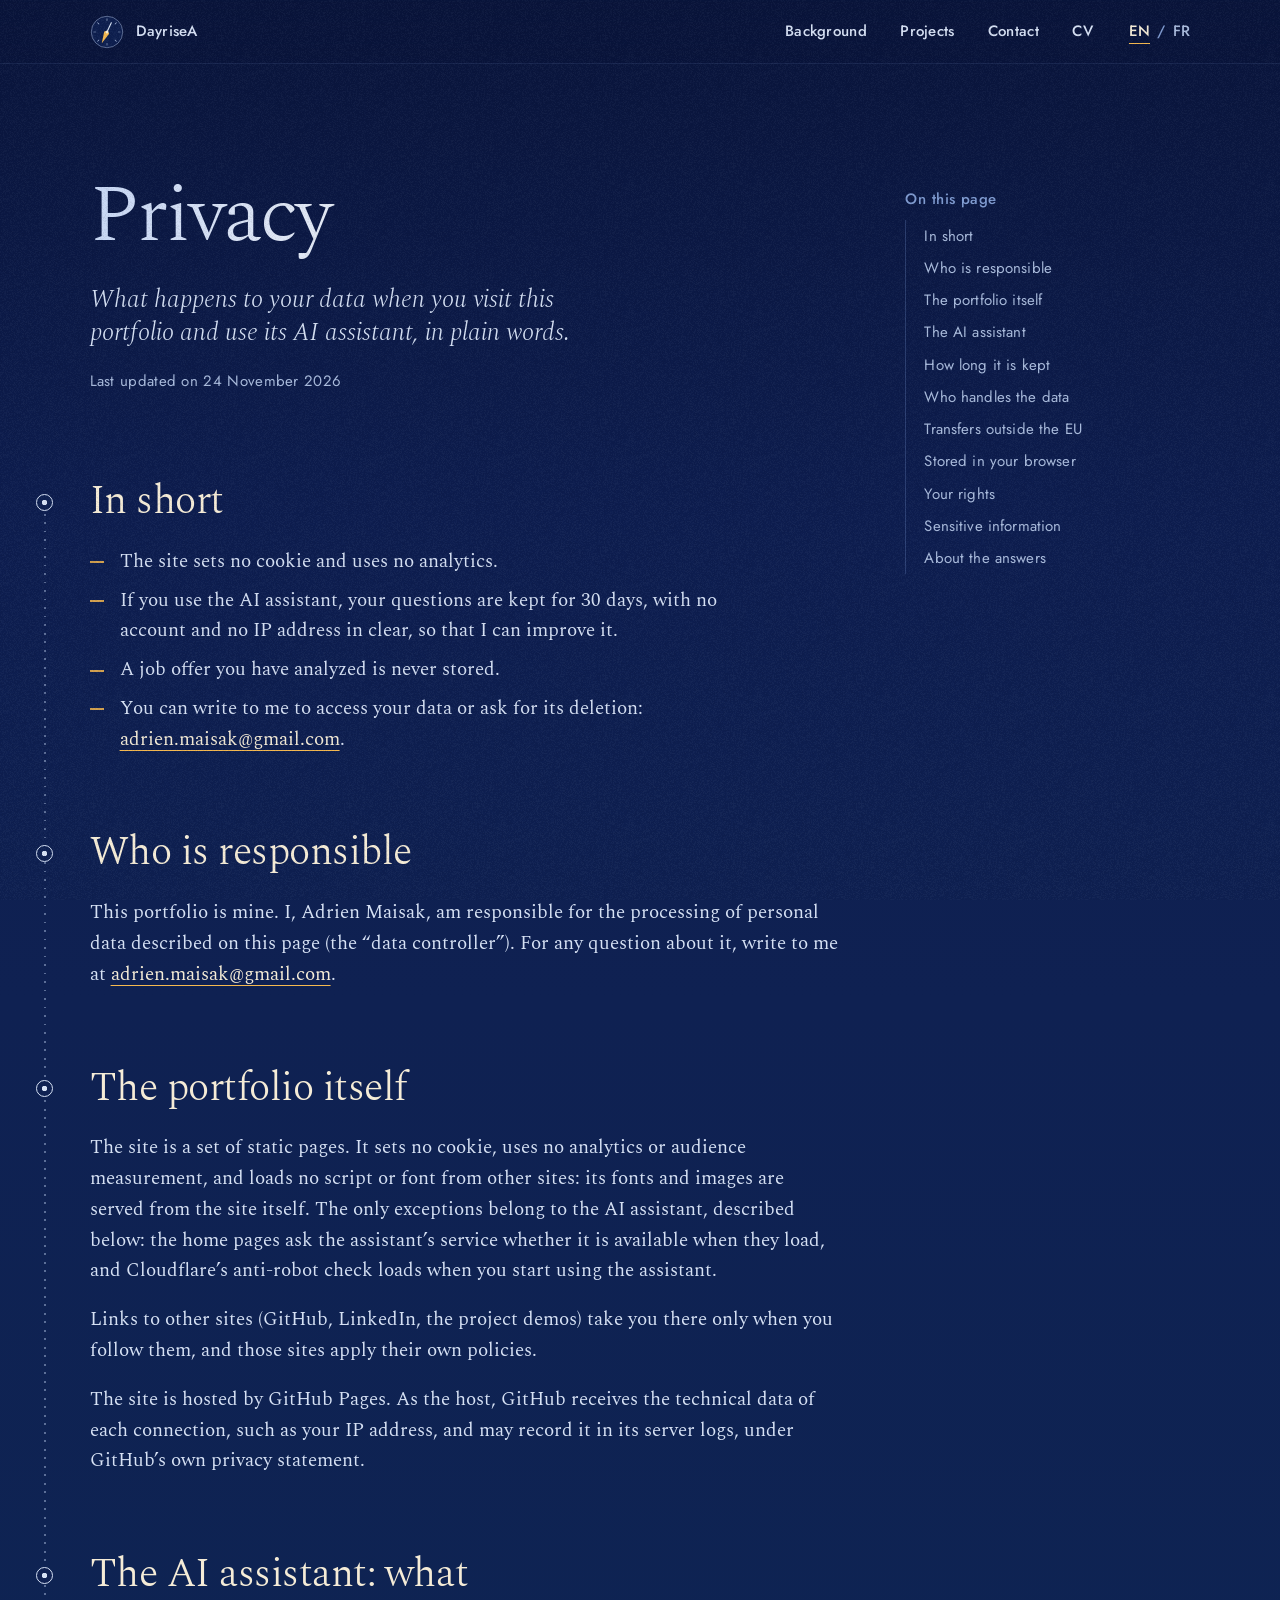
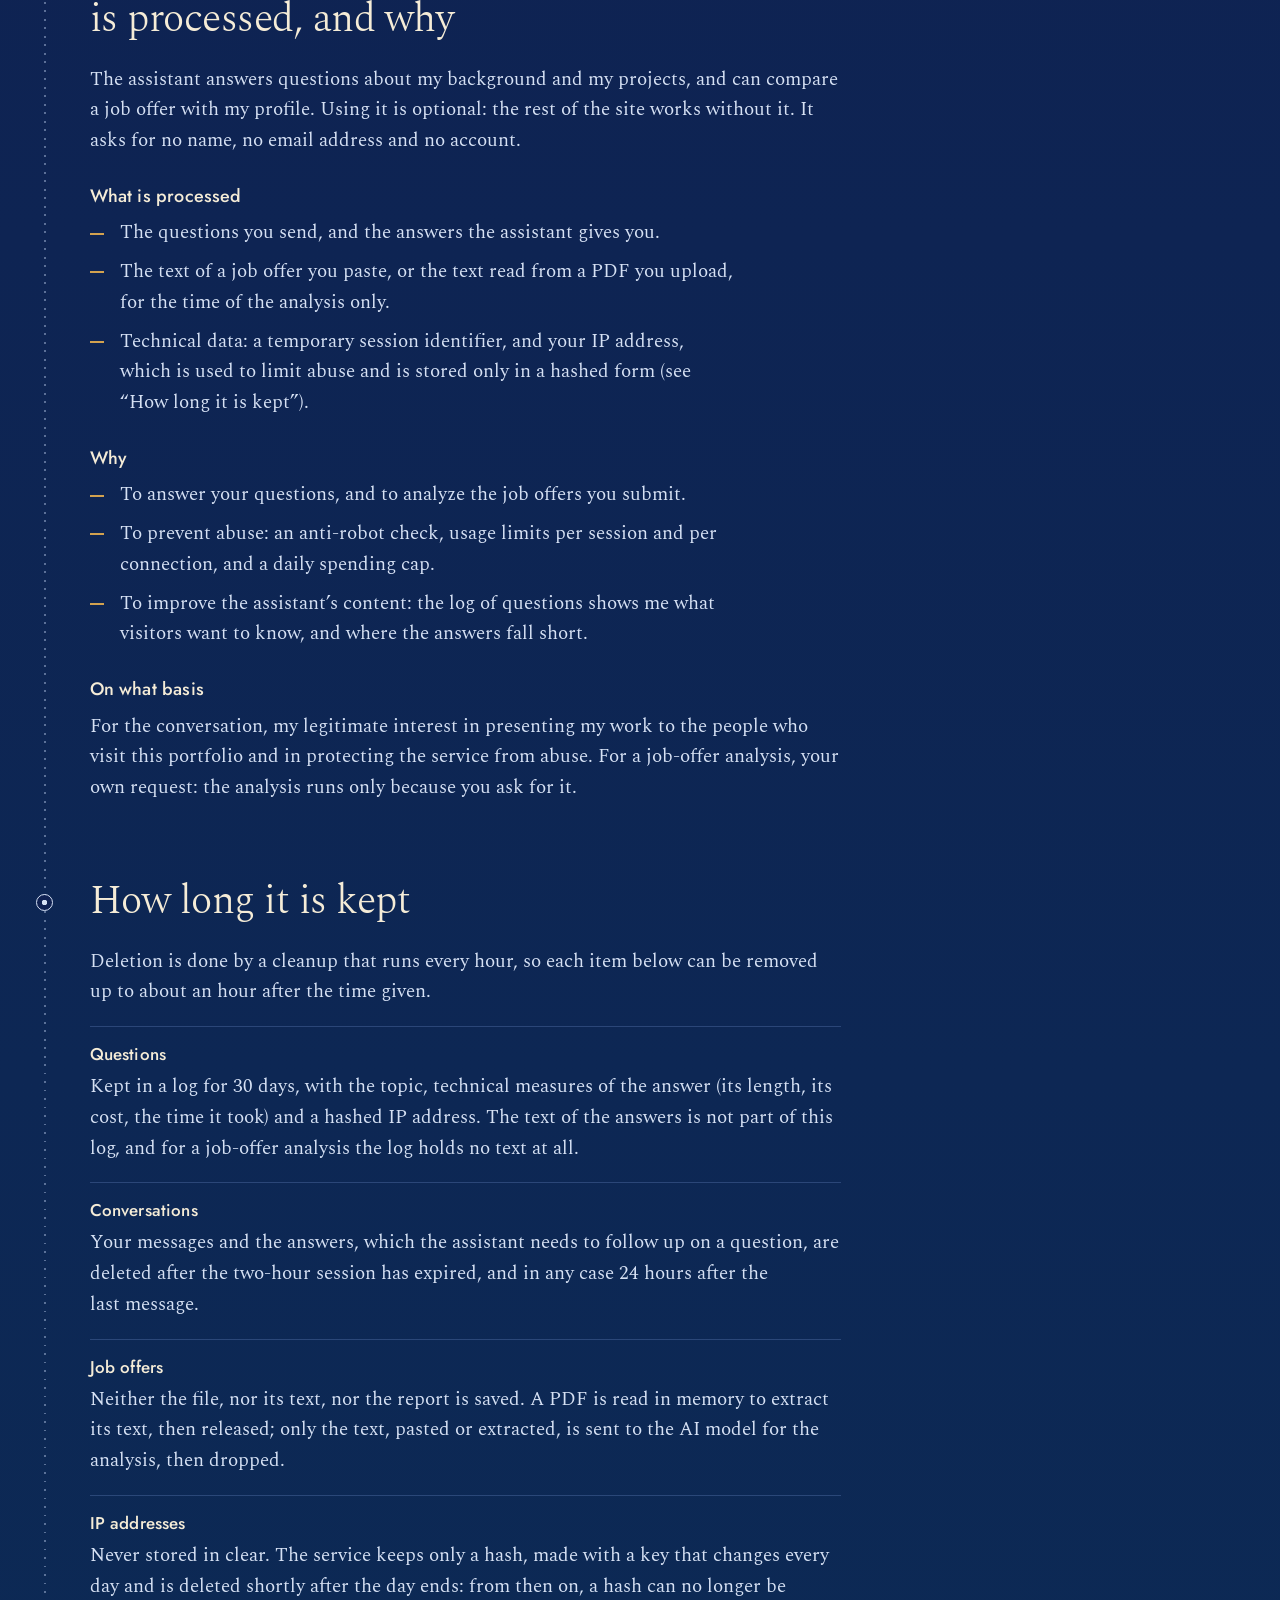
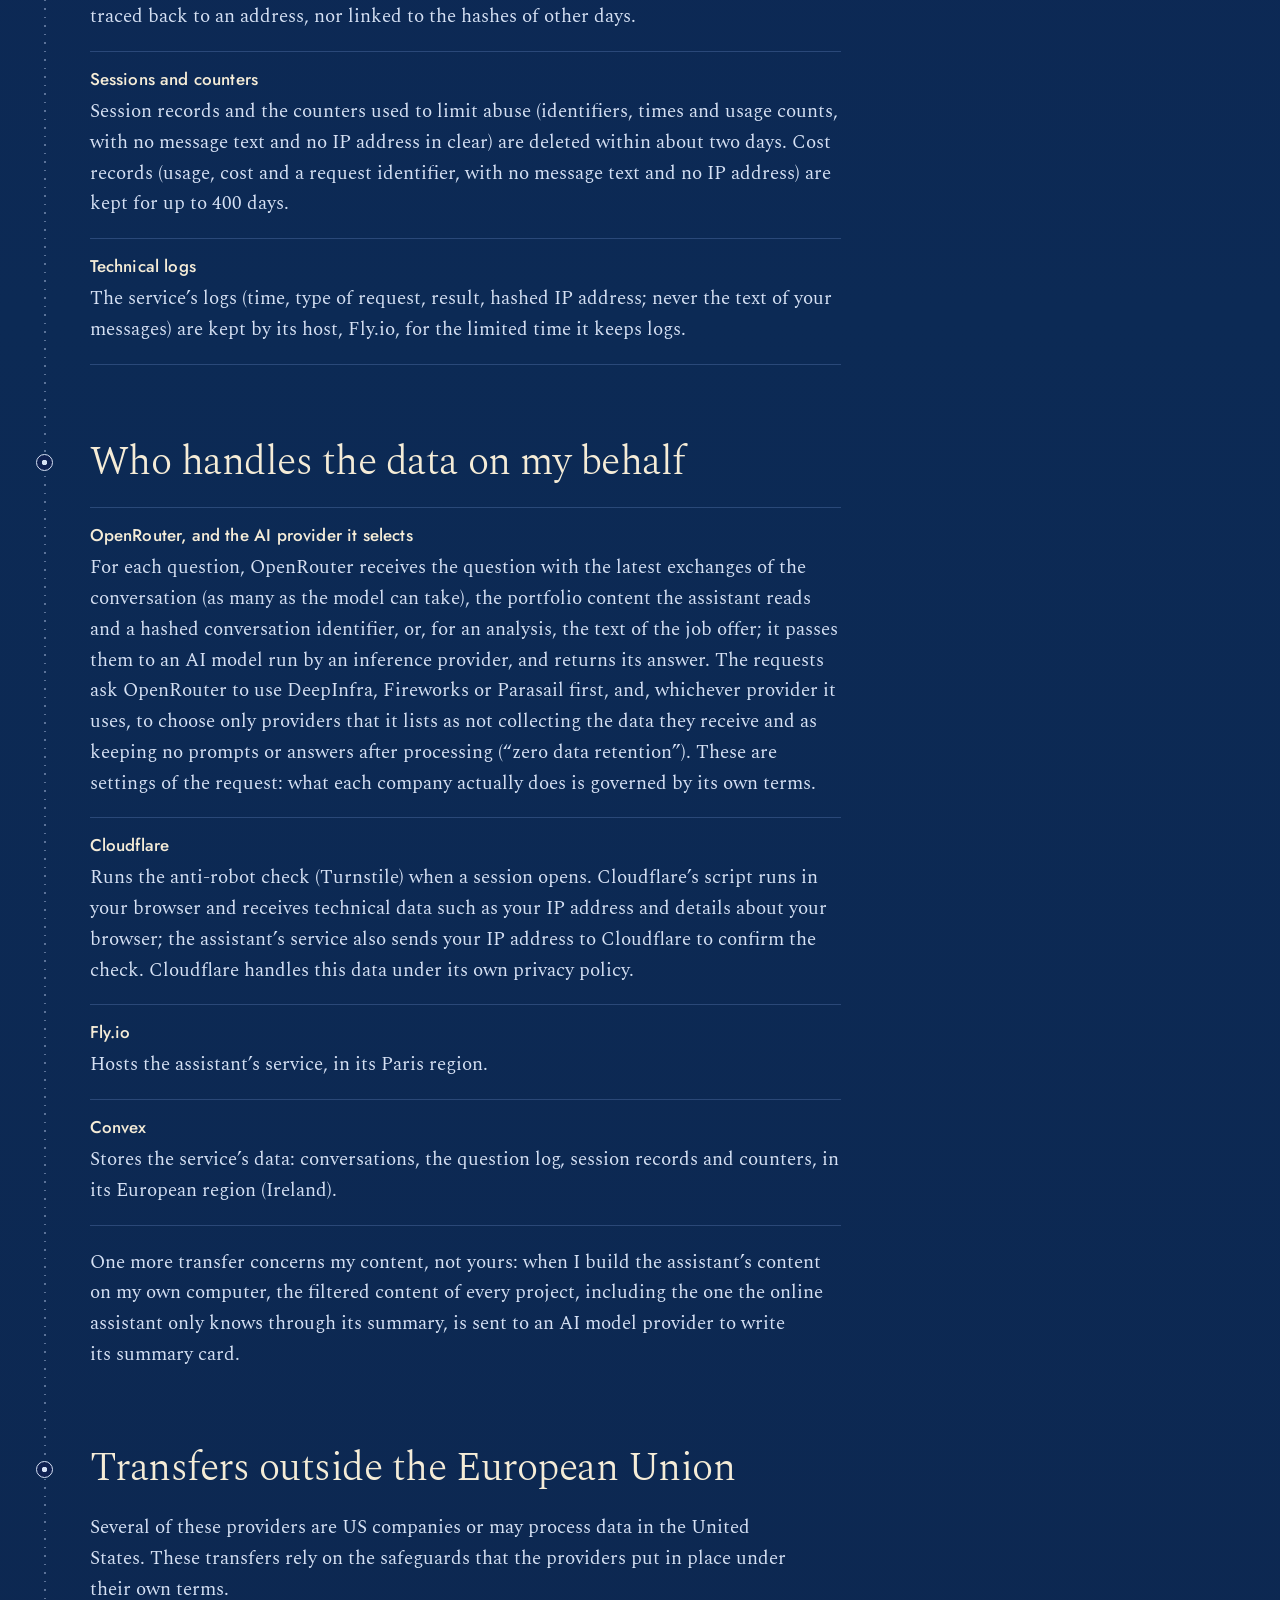
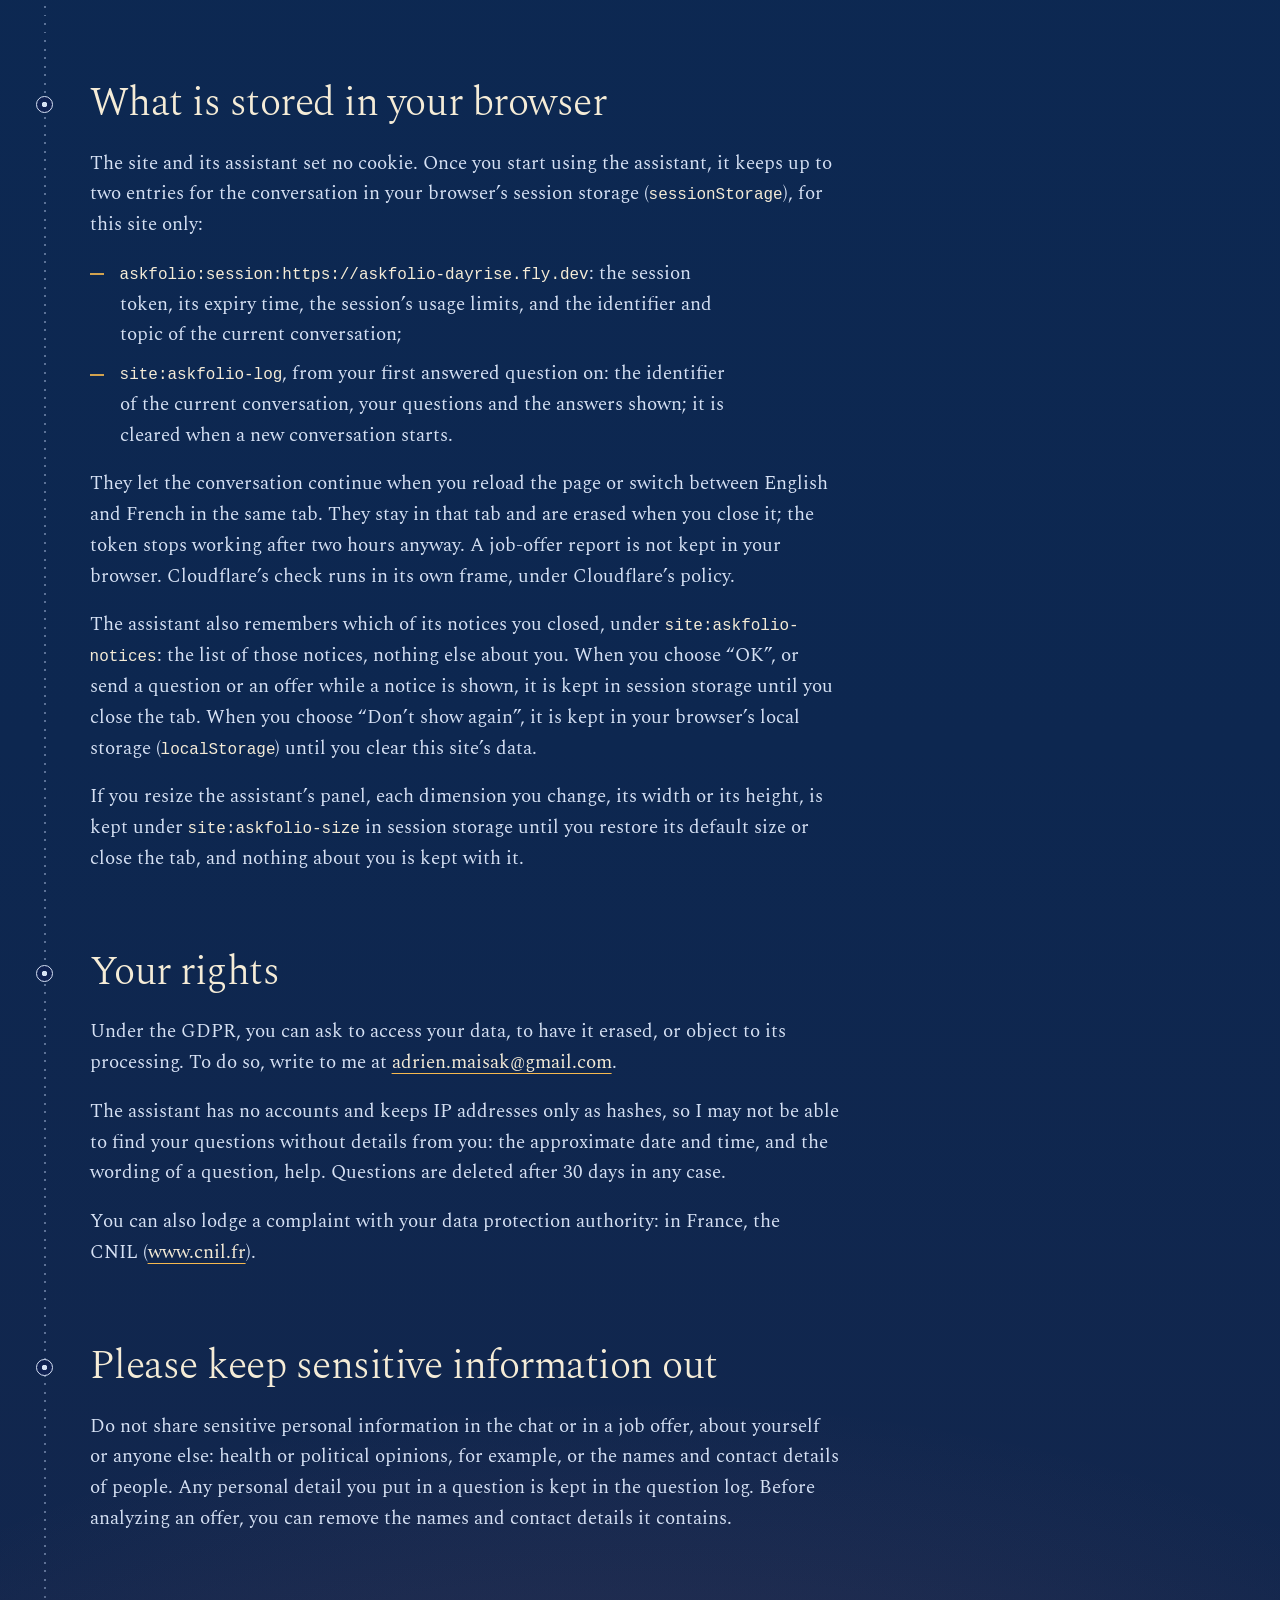
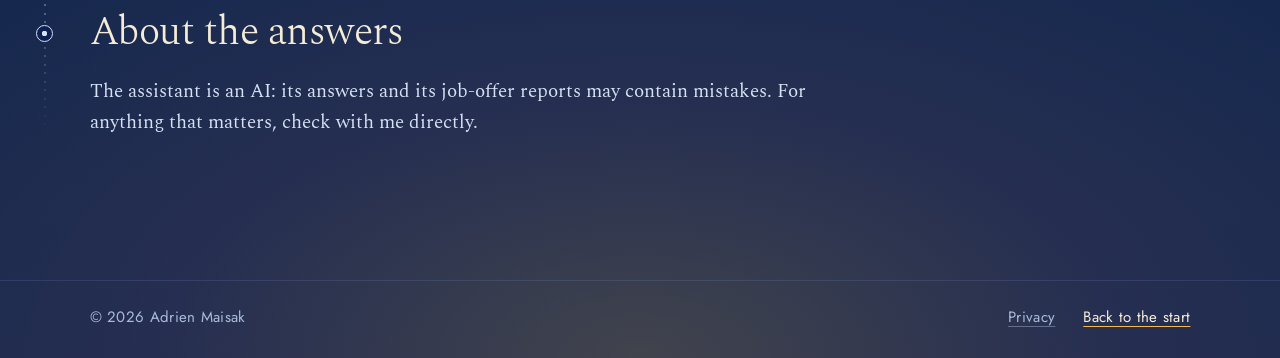
<file: privacy/index.html>
<!DOCTYPE html>
<html lang="en">

<head>
  <meta charset="UTF-8">
  <meta name="viewport" content="width=device-width, initial-scale=1">
  <title>Privacy, Adrien Maisak’s portfolio</title>
  <meta name="description" content="How Adrien Maisak’s portfolio and its AI assistant handle your data: what is processed and why, for how long, by whom, and your rights.">
  <meta name="author" content="Adrien Maisak">
  <meta name="theme-color" content="#0a153b">
  <meta name="color-scheme" content="dark">
  <link rel="canonical" href="https://dayrisea.github.io/privacy/">
  <link rel="alternate" hreflang="en" href="https://dayrisea.github.io/privacy/">
  <link rel="alternate" hreflang="fr" href="https://dayrisea.github.io/fr/confidentialite/">
  <link rel="alternate" hreflang="x-default" href="https://dayrisea.github.io/privacy/">
  <link rel="icon" type="image/svg+xml" href="../assets/images/favicon.svg">
  <link rel="apple-touch-icon" href="../assets/images/apple-touch-icon.png">
  <link rel="preload" href="../assets/fonts/spectral-300.woff2" as="font" type="font/woff2" crossorigin>
  <link rel="preload" href="../assets/fonts/jost.woff2" as="font" type="font/woff2" crossorigin>
  <link rel="stylesheet" href="../index.css">
</head>

<body>
  <a class="skip" href="#main">Skip to content</a>

  <header class="bar">
    <a class="bar__brand" href="../" aria-label="DayriseA, home page">
      <svg class="bar__compass" viewBox="0 0 40 40" aria-hidden="true" focusable="false">
        <circle cx="20" cy="20" r="18.5" class="mini__rim"/>
        <circle cx="20" cy="20" r="14.5" pathLength="360" class="mini__ticks"/>
        <g class="needle" transform="rotate(205 20 20)">
          <path d="M20 5.5l3.2 13.6L20 21.5l-3.2-2.4z" class="mini__tip"/>
          <path d="M20 21.5V32" class="mini__tail"/>
        </g>
        <circle cx="20" cy="20" r="1.8" class="mini__hub"/>
      </svg>
      <span>DayriseA</span>
    </a>
    <nav class="bar__nav" aria-label="Main">
      <a href="../#background" class="bar__opt bar__opt--wide">Background</a>
      <a href="../#projects">Projects</a>
      <a href="../#contact">Contact</a>
      <a href="../assets/cv/CV_AMK_EN.pdf">CV</a>
    </nav>
    <div class="lang" role="group" aria-label="Language">
      <a href="./" hreflang="en" lang="en" aria-current="page">EN<span class="vh">, English</span></a>
      <span aria-hidden="true">/</span>
      <a href="../fr/confidentialite/" hreflang="fr" lang="fr">FR<span class="vh">, Français</span></a>
    </div>
  </header>

  <main id="main" class="doc">
    <article class="wrap doc__in">
      <header class="doc__head" id="top">
        <h1>Privacy</h1>
        <p class="doc__lede">What happens to your data when you visit this portfolio and use its AI assistant, in plain&nbsp;words.</p>
        <p class="doc__date">Last updated on <time datetime="2026-11-24">24 November 2026</time></p>
      </header>

      <nav class="doc__toc" aria-labelledby="toc-title">
        <h2 class="doc__toc-title" id="toc-title">On this page</h2>
        <ol>
          <li><a href="#in-short">In short</a></li>
          <li><a href="#controller">Who is responsible</a></li>
          <li><a href="#site">The portfolio itself</a></li>
          <li><a href="#assistant">The AI assistant</a></li>
          <li><a href="#retention">How long it is kept</a></li>
          <li><a href="#processors">Who handles the data</a></li>
          <li><a href="#transfers">Transfers outside the EU</a></li>
          <li><a href="#browser">Stored in your browser</a></li>
          <li><a href="#rights">Your rights</a></li>
          <li><a href="#sensitive">Sensitive information</a></li>
          <li><a href="#mistakes">About the answers</a></li>
        </ol>
      </nav>

      <div class="doc__body">
        <section class="doc__part" aria-labelledby="in-short">
          <h2 id="in-short">In short</h2>
          <ul class="ticks">
            <li>The site sets no cookie and uses no analytics.</li>
            <li>If you use the AI assistant, your questions are kept for 30&nbsp;days, with no account and no IP address in clear, so that I can improve&nbsp;it.</li>
            <li>A job offer you have analyzed is never stored.</li>
            <li>You can write to me to access your data or ask for its deletion: <a class="link" href="mailto:adrien.maisak@gmail.com">adrien.maisak@gmail.com</a>.</li>
          </ul>
        </section>

        <section class="doc__part" aria-labelledby="controller">
          <h2 id="controller">Who is responsible</h2>
          <p>This portfolio is mine. I, Adrien Maisak, am responsible for the processing of personal data described on this page (the “data controller”). For any question about it, write to me at <a class="link" href="mailto:adrien.maisak@gmail.com">adrien.maisak@gmail.com</a>.</p>
        </section>

        <section class="doc__part" aria-labelledby="site">
          <h2 id="site">The portfolio itself</h2>
          <p>The site is a set of static pages. It sets no cookie, uses no analytics or audience measurement, and loads no script or font from other sites: its fonts and images are served from the site itself. The only exceptions belong to the AI assistant, described below: the home pages ask the assistant’s service whether it is available when they load, and Cloudflare’s anti-robot check loads when you start using the&nbsp;assistant.</p>
          <p>Links to other sites (GitHub, LinkedIn, the project demos) take you there only when you follow them, and those sites apply their own&nbsp;policies.</p>
          <p>The site is hosted by GitHub Pages. As the host, GitHub receives the technical data of each connection, such as your IP address, and may record it in its server logs, under GitHub’s own privacy&nbsp;statement.</p>
        </section>

        <section class="doc__part" aria-labelledby="assistant">
          <h2 id="assistant">The AI assistant: what is processed, and why</h2>
          <p>The assistant answers questions about my background and my projects, and can compare a job offer with my profile. Using it is optional: the rest of the site works without it. It asks for no name, no email address and no&nbsp;account.</p>
          <h3>What is processed</h3>
          <ul class="ticks">
            <li>The questions you send, and the answers the assistant gives&nbsp;you.</li>
            <li>The text of a job offer you paste, or the text read from a PDF you upload, for the time of the analysis&nbsp;only.</li>
            <li>Technical data: a temporary session identifier, and your IP address, which is used to limit abuse and is stored only in a hashed form (see “How long it is&nbsp;kept”).</li>
          </ul>
          <h3>Why</h3>
          <ul class="ticks">
            <li>To answer your questions, and to analyze the job offers you&nbsp;submit.</li>
            <li>To prevent abuse: an anti-robot check, usage limits per session and per connection, and a daily spending&nbsp;cap.</li>
            <li>To improve the assistant’s content: the log of questions shows me what visitors want to know, and where the answers fall&nbsp;short.</li>
          </ul>
          <h3>On what basis</h3>
          <p>For the conversation, my legitimate interest in presenting my work to the people who visit this portfolio and in protecting the service from abuse. For a job-offer analysis, your own request: the analysis runs only because you ask for&nbsp;it.</p>
        </section>

        <section class="doc__part" aria-labelledby="retention">
          <h2 id="retention">How long it is kept</h2>
          <p>Deletion is done by a cleanup that runs every hour, so each item below can be removed up to about an hour after the time&nbsp;given.</p>
          <dl class="doc__list">
            <div>
              <dt>Questions</dt>
              <dd>Kept in a log for 30&nbsp;days, with the topic, technical measures of the answer (its length, its cost, the time it took) and a hashed IP address. The text of the answers is not part of this log, and for a job-offer analysis the log holds no text at&nbsp;all.</dd>
            </div>
            <div>
              <dt>Conversations</dt>
              <dd>Your messages and the answers, which the assistant needs to follow up on a question, are deleted after the two-hour session has expired, and in any case 24&nbsp;hours after the last&nbsp;message.</dd>
            </div>
            <div>
              <dt>Job offers</dt>
              <dd>Neither the file, nor its text, nor the report is saved. A PDF is read in memory to extract its text, then released; only the text, pasted or extracted, is sent to the AI model for the analysis, then&nbsp;dropped.</dd>
            </div>
            <div>
              <dt>IP addresses</dt>
              <dd>Never stored in clear. The service keeps only a hash, made with a key that changes every day and is deleted shortly after the day ends: from then on, a hash can no longer be traced back to an address, nor linked to the hashes of other&nbsp;days.</dd>
            </div>
            <div>
              <dt>Sessions and counters</dt>
              <dd>Session records and the counters used to limit abuse (identifiers, times and usage counts, with no message text and no IP address in clear) are deleted within about two days. Cost records (usage, cost and a request identifier, with no message text and no IP address) are kept for up to 400&nbsp;days.</dd>
            </div>
            <div>
              <dt>Technical logs</dt>
              <dd>The service’s logs (time, type of request, result, hashed IP address; never the text of your messages) are kept by its host, Fly.io, for the limited time it keeps&nbsp;logs.</dd>
            </div>
          </dl>
        </section>

        <section class="doc__part" aria-labelledby="processors">
          <h2 id="processors">Who handles the data on my behalf</h2>
          <dl class="doc__list">
            <div>
              <dt>OpenRouter, and the AI provider it selects</dt>
              <dd>For each question, OpenRouter receives the question with the latest exchanges of the conversation (as many as the model can take), the portfolio content the assistant reads and a hashed conversation identifier, or, for an analysis, the text of the job offer; it passes them to an AI model run by an inference provider, and returns its answer. The requests ask OpenRouter to use DeepInfra, Fireworks or Parasail first, and, whichever provider it uses, to choose only providers that it lists as not collecting the data they receive and as keeping no prompts or answers after processing (“zero data retention”). These are settings of the request: what each company actually does is governed by its own&nbsp;terms.</dd>
            </div>
            <div>
              <dt>Cloudflare</dt>
              <dd>Runs the anti-robot check (Turnstile) when a session opens. Cloudflare’s script runs in your browser and receives technical data such as your IP address and details about your browser; the assistant’s service also sends your IP address to Cloudflare to confirm the check. Cloudflare handles this data under its own privacy&nbsp;policy.</dd>
            </div>
            <div>
              <dt>Fly.io</dt>
              <dd>Hosts the assistant’s service, in its Paris&nbsp;region.</dd>
            </div>
            <div>
              <dt>Convex</dt>
              <dd>Stores the service’s data: conversations, the question log, session records and counters, in its European region&nbsp;(Ireland).</dd>
            </div>
          </dl>
          <p>One more transfer concerns my content, not yours: when I build the assistant’s content on my own computer, the filtered content of every project, including the one the online assistant only knows through its summary, is sent to an AI model provider to write its summary&nbsp;card.</p>
        </section>

        <section class="doc__part" aria-labelledby="transfers">
          <h2 id="transfers">Transfers outside the European Union</h2>
          <p>Several of these providers are US companies or may process data in the United States. These transfers rely on the safeguards that the providers put in place under their own&nbsp;terms.</p>
        </section>

        <section class="doc__part" aria-labelledby="browser">
          <h2 id="browser">What is stored in your browser</h2>
          <p>The site and its assistant set no cookie. Once you start using the assistant, it keeps up to two entries for the conversation in your browser’s session storage (<code>sessionStorage</code>), for this site&nbsp;only:</p>
          <ul class="ticks">
            <li><code>askfolio:session:https://askfolio-dayrise.fly.dev</code>: the session token, its expiry time, the session’s usage limits, and the identifier and topic of the current&nbsp;conversation;</li>
            <li><code>site:askfolio-log</code>, from your first answered question on: the identifier of the current conversation, your questions and the answers shown; it is cleared when a new conversation&nbsp;starts.</li>
          </ul>
          <p>They let the conversation continue when you reload the page or switch between English and French in the same tab. They stay in that tab and are erased when you close it; the token stops working after two hours anyway. A job-offer report is not kept in your browser. Cloudflare’s check runs in its own frame, under Cloudflare’s&nbsp;policy.</p>
          <p>The assistant also remembers which of its notices you closed, under <code>site:askfolio-notices</code>: the list of those notices, nothing else about you. When you choose “OK”, or send a question or an offer while a notice is shown, it is kept in session storage until you close the tab. When you choose “Don’t show again”, it is kept in your browser’s local storage (<code>localStorage</code>) until you clear this site’s&nbsp;data.</p>
          <p>If you resize the assistant’s panel, each dimension you change, its width or its height, is kept under <code>site:askfolio-size</code> in session storage until you restore its default size or close the tab, and nothing about you is kept with&nbsp;it.</p>
        </section>

        <section class="doc__part" aria-labelledby="rights">
          <h2 id="rights">Your rights</h2>
          <p>Under the GDPR, you can ask to access your data, to have it erased, or object to its processing. To do so, write to me at <a class="link" href="mailto:adrien.maisak@gmail.com">adrien.maisak@gmail.com</a>.</p>
          <p>The assistant has no accounts and keeps IP addresses only as hashes, so I may not be able to find your questions without details from you: the approximate date and time, and the wording of a question, help. Questions are deleted after 30&nbsp;days in any&nbsp;case.</p>
          <p>You can also lodge a complaint with your data protection authority: in France, the CNIL (<a class="link" href="https://www.cnil.fr/" hreflang="fr">www.cnil.fr</a>).</p>
        </section>

        <section class="doc__part" aria-labelledby="sensitive">
          <h2 id="sensitive">Please keep sensitive information out</h2>
          <p>Do not share sensitive personal information in the chat or in a job offer, about yourself or anyone else: health or political opinions, for example, or the names and contact details of people. Any personal detail you put in a question is kept in the question log. Before analyzing an offer, you can remove the names and contact details it&nbsp;contains.</p>
        </section>

        <section class="doc__part" aria-labelledby="mistakes">
          <h2 id="mistakes">About the answers</h2>
          <p>The assistant is an AI: its answers and its job-offer reports may contain mistakes. For anything that matters, check with me&nbsp;directly.</p>
        </section>
      </div>
    </article>
  </main>

  <footer class="foot">
    <div class="wrap foot__in">
      <p>© 2026 Adrien Maisak</p>
      <p class="foot__links">
        <a class="foot__quiet" href="./" aria-current="page">Privacy</a>
        <a class="link" href="#top">Back to the start</a>
      </p>
    </div>
  </footer>
</body>

</html>
</file>
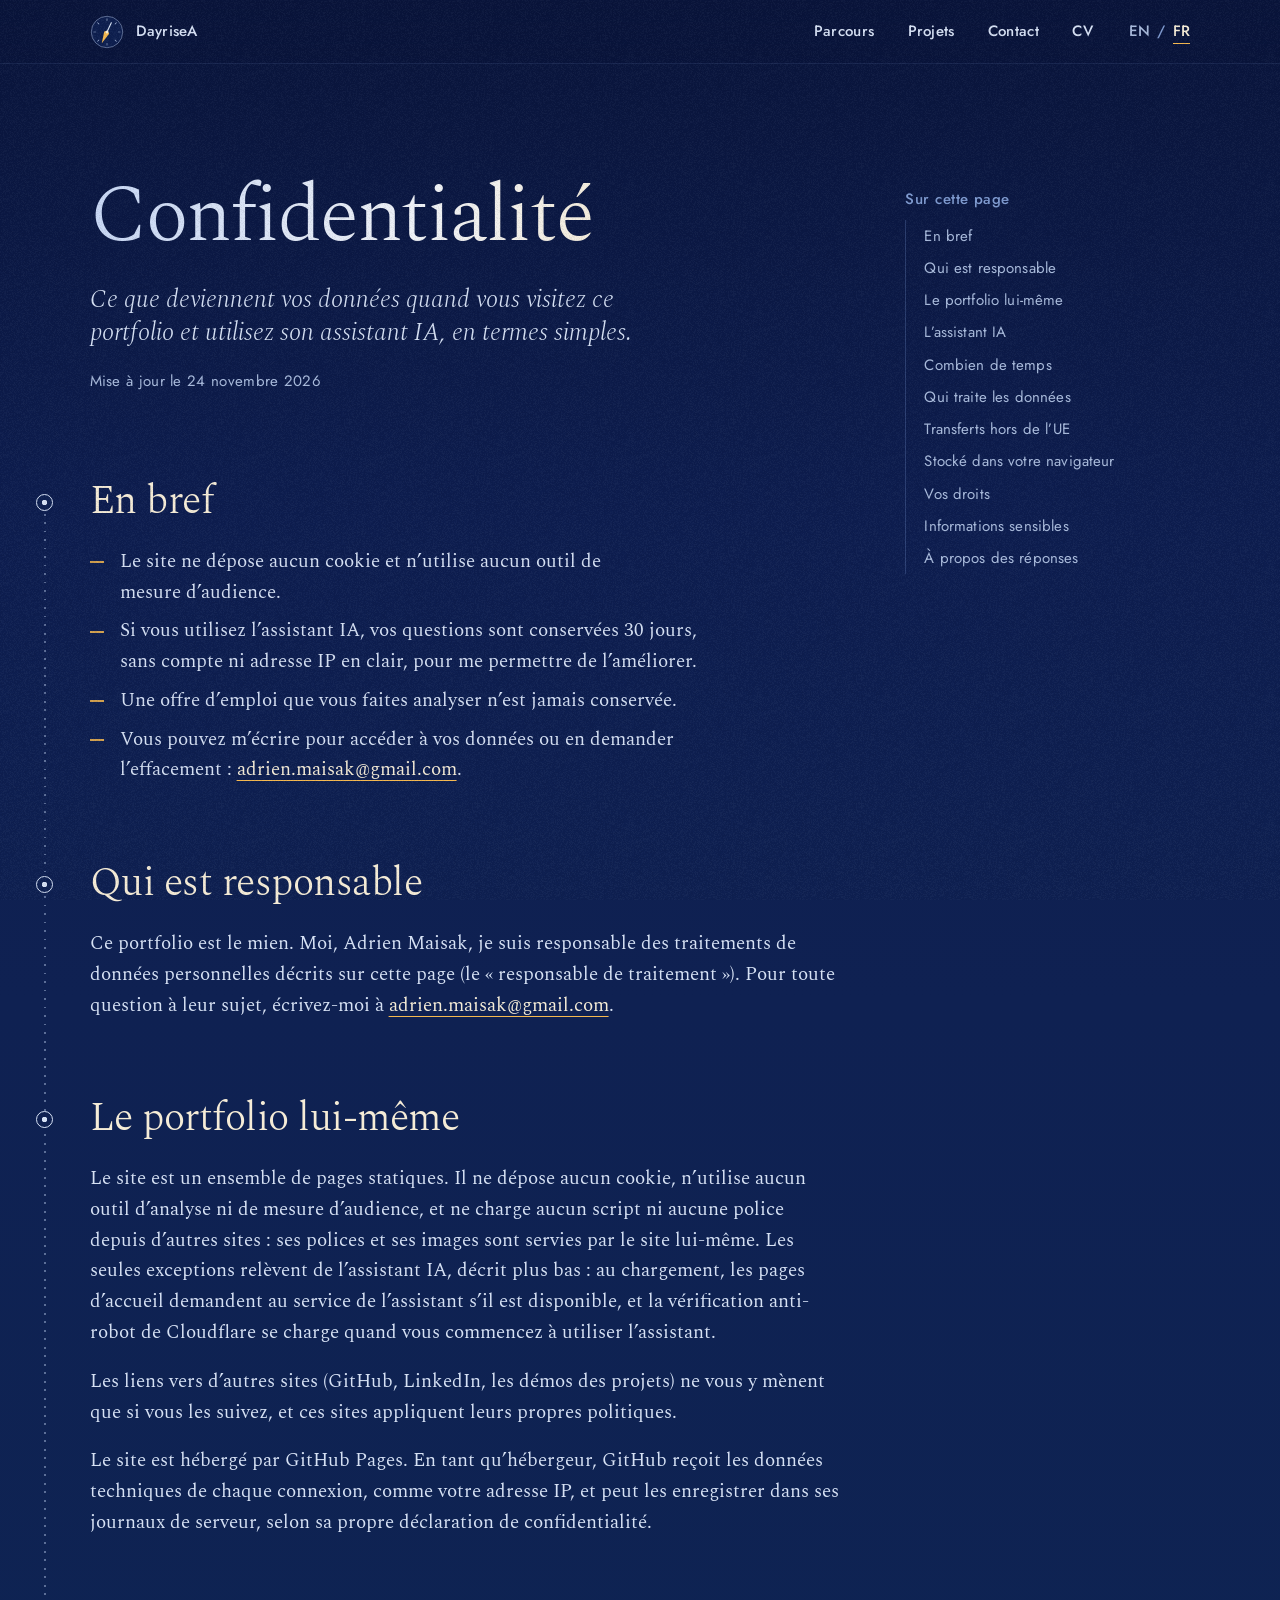
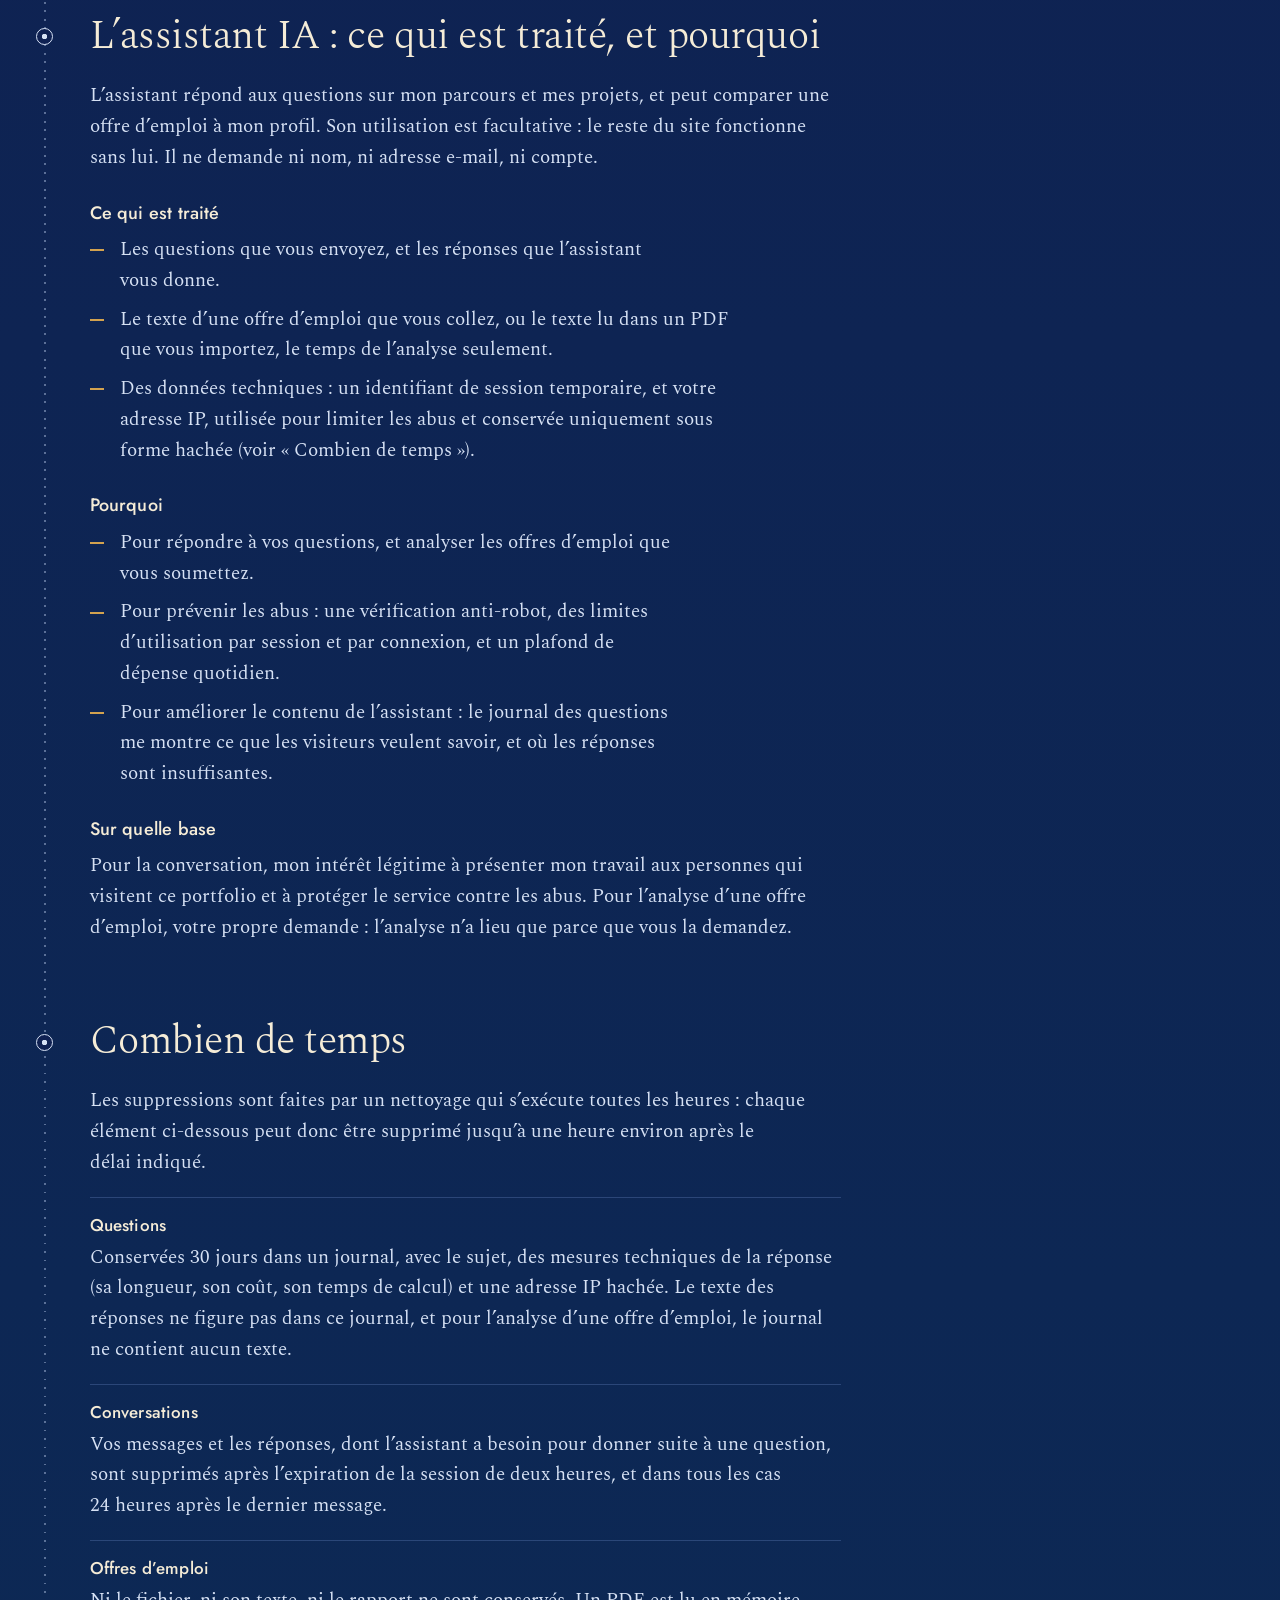
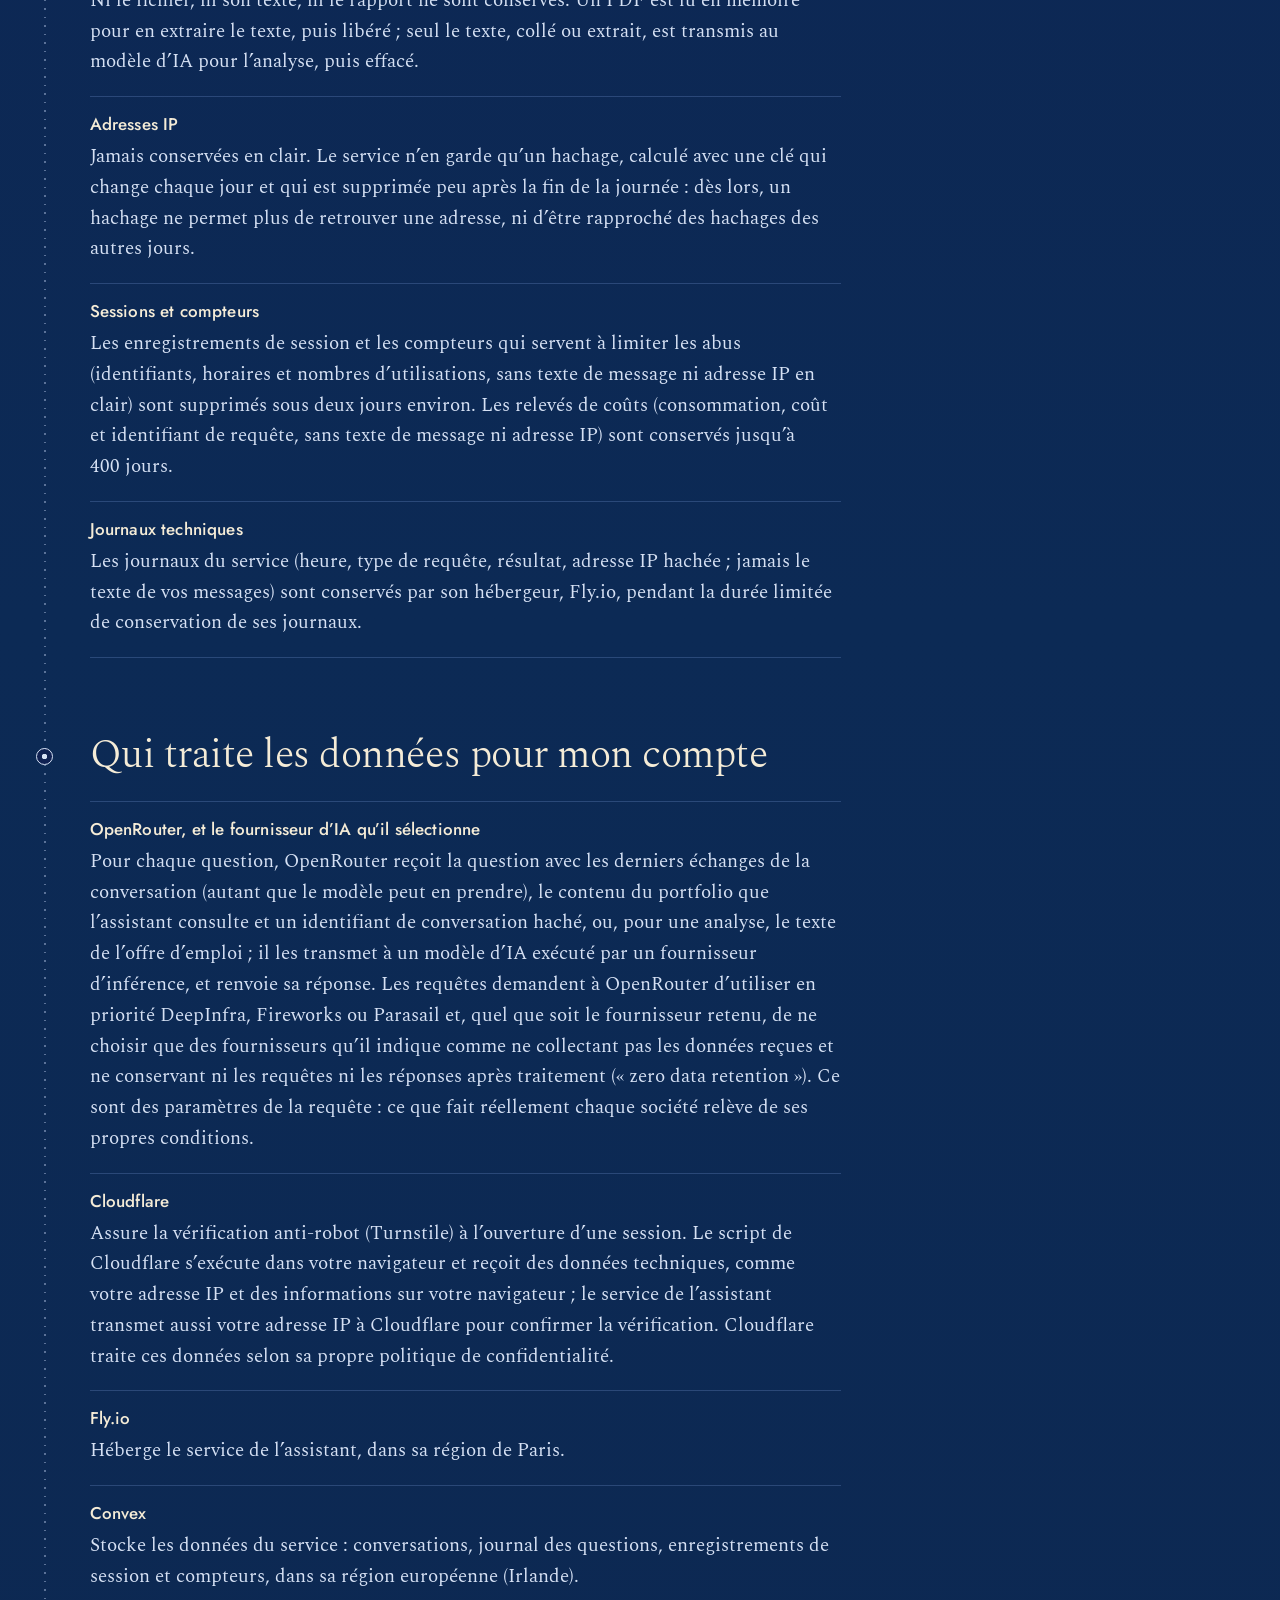
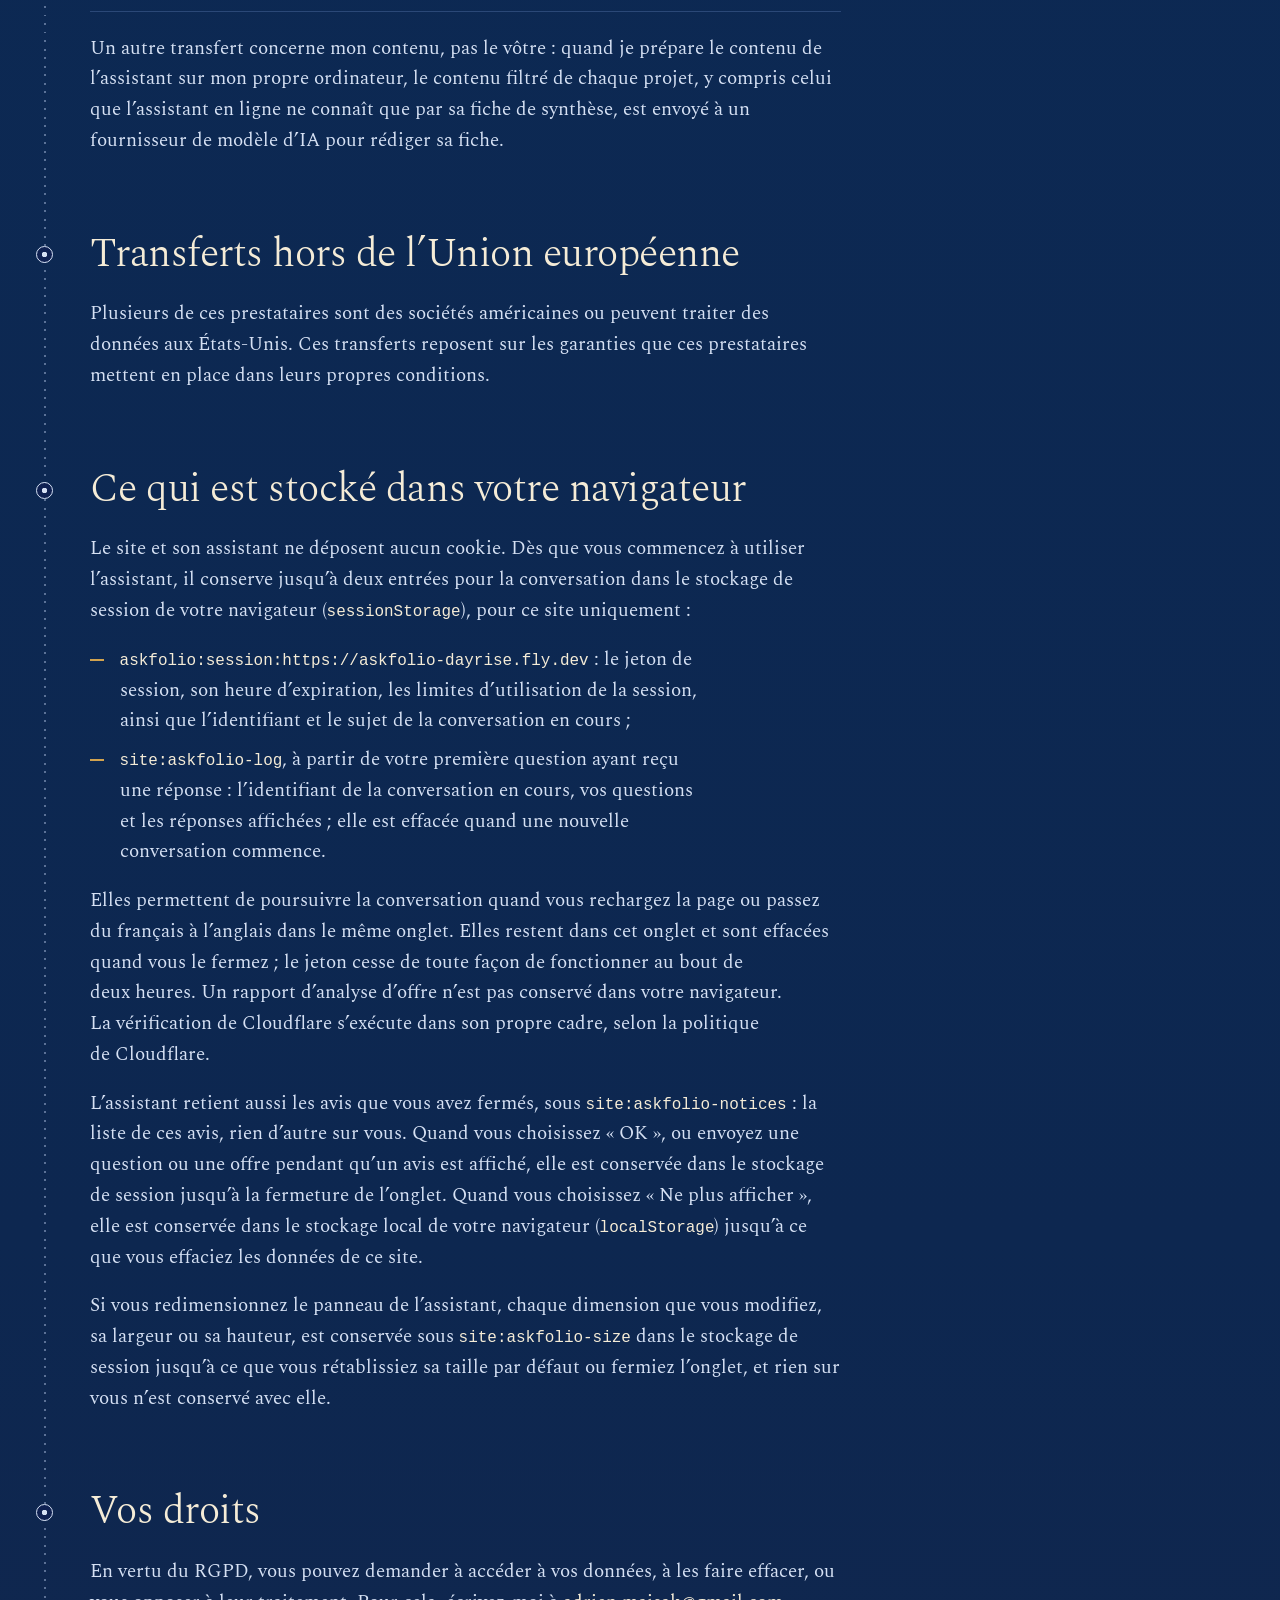
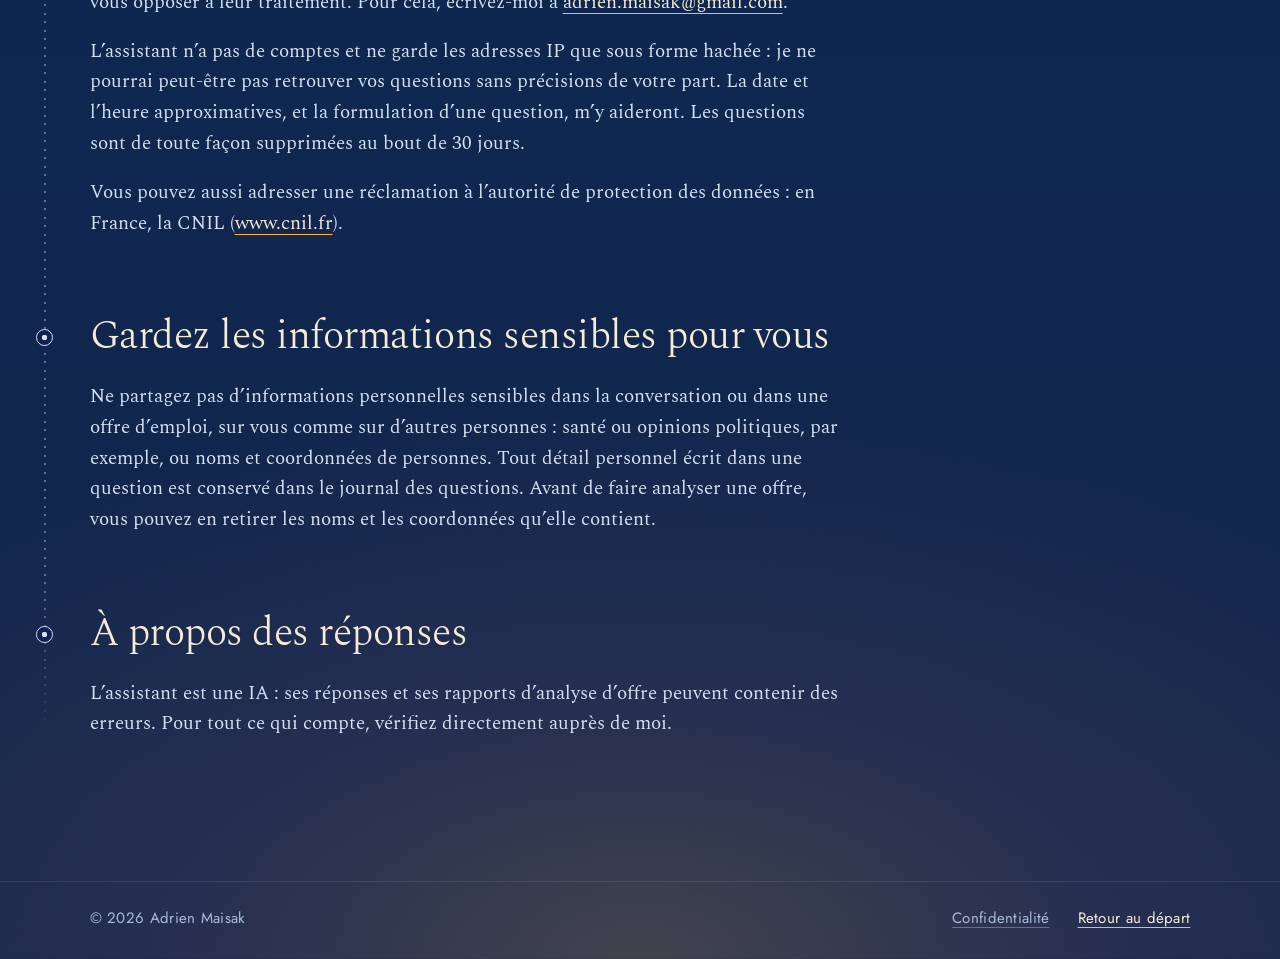
<file: fr/confidentialite/index.html>
<!DOCTYPE html>
<html lang="fr">

<head>
  <meta charset="UTF-8">
  <meta name="viewport" content="width=device-width, initial-scale=1">
  <title>Confidentialité, portfolio d’Adrien Maisak</title>
  <meta name="description" content="Comment le portfolio d’Adrien Maisak et son assistant IA traitent vos données&nbsp;: ce qui est traité et pourquoi, combien de temps, par qui, et vos droits.">
  <meta name="author" content="Adrien Maisak">
  <meta name="theme-color" content="#0a153b">
  <meta name="color-scheme" content="dark">
  <link rel="canonical" href="https://dayrisea.github.io/fr/confidentialite/">
  <link rel="alternate" hreflang="en" href="https://dayrisea.github.io/privacy/">
  <link rel="alternate" hreflang="fr" href="https://dayrisea.github.io/fr/confidentialite/">
  <link rel="alternate" hreflang="x-default" href="https://dayrisea.github.io/privacy/">
  <link rel="icon" type="image/svg+xml" href="../../assets/images/favicon.svg">
  <link rel="apple-touch-icon" href="../../assets/images/apple-touch-icon.png">
  <link rel="preload" href="../../assets/fonts/spectral-300.woff2" as="font" type="font/woff2" crossorigin>
  <link rel="preload" href="../../assets/fonts/jost.woff2" as="font" type="font/woff2" crossorigin>
  <link rel="stylesheet" href="../../index.css">
</head>

<body>
  <a class="skip" href="#main">Aller au contenu</a>

  <header class="bar">
    <a class="bar__brand" href="../" aria-label="DayriseA, page d’accueil">
      <svg class="bar__compass" viewBox="0 0 40 40" aria-hidden="true" focusable="false">
        <circle cx="20" cy="20" r="18.5" class="mini__rim"/>
        <circle cx="20" cy="20" r="14.5" pathLength="360" class="mini__ticks"/>
        <g class="needle" transform="rotate(205 20 20)">
          <path d="M20 5.5l3.2 13.6L20 21.5l-3.2-2.4z" class="mini__tip"/>
          <path d="M20 21.5V32" class="mini__tail"/>
        </g>
        <circle cx="20" cy="20" r="1.8" class="mini__hub"/>
      </svg>
      <span>DayriseA</span>
    </a>
    <nav class="bar__nav" aria-label="Principale">
      <a href="../#parcours" class="bar__opt bar__opt--wide">Parcours</a>
      <a href="../#projets">Projets</a>
      <a href="../#contact">Contact</a>
      <a href="../../assets/cv/CV_AMK_FR.pdf">CV</a>
    </nav>
    <div class="lang" role="group" aria-label="Langue">
      <a href="../../privacy/" hreflang="en" lang="en">EN<span class="vh">, English</span></a>
      <span aria-hidden="true">/</span>
      <a href="./" hreflang="fr" lang="fr" aria-current="page">FR<span class="vh">, Français</span></a>
    </div>
  </header>

  <main id="main" class="doc">
    <article class="wrap doc__in">
      <header class="doc__head" id="top">
        <h1>Confidentialité</h1>
        <p class="doc__lede">Ce que deviennent vos données quand vous visitez ce portfolio et utilisez son assistant IA, en termes&nbsp;simples.</p>
        <p class="doc__date">Mise à jour le <time datetime="2026-11-24">24&nbsp;novembre 2026</time></p>
      </header>

      <nav class="doc__toc" aria-labelledby="toc-title">
        <h2 class="doc__toc-title" id="toc-title">Sur cette page</h2>
        <ol>
          <li><a href="#en-bref">En bref</a></li>
          <li><a href="#responsable">Qui est responsable</a></li>
          <li><a href="#site">Le portfolio lui-même</a></li>
          <li><a href="#assistant">L’assistant IA</a></li>
          <li><a href="#conservation">Combien de temps</a></li>
          <li><a href="#sous-traitants">Qui traite les données</a></li>
          <li><a href="#transferts">Transferts hors de l’UE</a></li>
          <li><a href="#navigateur">Stocké dans votre navigateur</a></li>
          <li><a href="#droits">Vos droits</a></li>
          <li><a href="#sensible">Informations sensibles</a></li>
          <li><a href="#erreurs">À propos des réponses</a></li>
        </ol>
      </nav>

      <div class="doc__body">
        <section class="doc__part" aria-labelledby="en-bref">
          <h2 id="en-bref">En bref</h2>
          <ul class="ticks">
            <li>Le site ne dépose aucun cookie et n’utilise aucun outil de mesure d’audience.</li>
            <li>Si vous utilisez l’assistant IA, vos questions sont conservées 30&nbsp;jours, sans compte ni adresse IP en clair, pour me permettre de l’améliorer.</li>
            <li>Une offre d’emploi que vous faites analyser n’est jamais conservée.</li>
            <li>Vous pouvez m’écrire pour accéder à vos données ou en demander l’effacement&nbsp;: <a class="link" href="mailto:adrien.maisak@gmail.com">adrien.maisak@gmail.com</a>.</li>
          </ul>
        </section>

        <section class="doc__part" aria-labelledby="responsable">
          <h2 id="responsable">Qui est responsable</h2>
          <p>Ce portfolio est le mien. Moi, Adrien Maisak, je suis responsable des traitements de données personnelles décrits sur cette page (le «&nbsp;responsable de traitement&nbsp;»). Pour toute question à leur sujet, écrivez-moi à <a class="link" href="mailto:adrien.maisak@gmail.com">adrien.maisak@gmail.com</a>.</p>
        </section>

        <section class="doc__part" aria-labelledby="site">
          <h2 id="site">Le portfolio lui-même</h2>
          <p>Le site est un ensemble de pages statiques. Il ne dépose aucun cookie, n’utilise aucun outil d’analyse ni de mesure d’audience, et ne charge aucun script ni aucune police depuis d’autres sites&nbsp;: ses polices et ses images sont servies par le site lui-même. Les seules exceptions relèvent de l’assistant IA, décrit plus bas&nbsp;: au chargement, les pages d’accueil demandent au service de l’assistant s’il est disponible, et la vérification anti-robot de Cloudflare se charge quand vous commencez à utiliser l’assistant.</p>
          <p>Les liens vers d’autres sites (GitHub, LinkedIn, les démos des projets) ne vous y mènent que si vous les suivez, et ces sites appliquent leurs propres politiques.</p>
          <p>Le site est hébergé par GitHub Pages. En tant qu’hébergeur, GitHub reçoit les données techniques de chaque connexion, comme votre adresse IP, et peut les enregistrer dans ses journaux de serveur, selon sa propre déclaration de confidentialité.</p>
        </section>

        <section class="doc__part" aria-labelledby="assistant">
          <h2 id="assistant">L’assistant IA&nbsp;: ce qui est traité, et pourquoi</h2>
          <p>L’assistant répond aux questions sur mon parcours et mes projets, et peut comparer une offre d’emploi à mon profil. Son utilisation est facultative&nbsp;: le reste du site fonctionne sans lui. Il ne demande ni nom, ni adresse e-mail, ni compte.</p>
          <h3>Ce qui est traité</h3>
          <ul class="ticks">
            <li>Les questions que vous envoyez, et les réponses que l’assistant vous donne.</li>
            <li>Le texte d’une offre d’emploi que vous collez, ou le texte lu dans un PDF que vous importez, le temps de l’analyse seulement.</li>
            <li>Des données techniques&nbsp;: un identifiant de session temporaire, et votre adresse IP, utilisée pour limiter les abus et conservée uniquement sous forme hachée (voir «&nbsp;Combien de temps&nbsp;»).</li>
          </ul>
          <h3>Pourquoi</h3>
          <ul class="ticks">
            <li>Pour répondre à vos questions, et analyser les offres d’emploi que vous soumettez.</li>
            <li>Pour prévenir les abus&nbsp;: une vérification anti-robot, des limites d’utilisation par session et par connexion, et un plafond de dépense quotidien.</li>
            <li>Pour améliorer le contenu de l’assistant&nbsp;: le journal des questions me montre ce que les visiteurs veulent savoir, et où les réponses sont insuffisantes.</li>
          </ul>
          <h3>Sur quelle base</h3>
          <p>Pour la conversation, mon intérêt légitime à présenter mon travail aux personnes qui visitent ce portfolio et à protéger le service contre les abus. Pour l’analyse d’une offre d’emploi, votre propre demande&nbsp;: l’analyse n’a lieu que parce que vous la demandez.</p>
        </section>

        <section class="doc__part" aria-labelledby="conservation">
          <h2 id="conservation">Combien de temps</h2>
          <p>Les suppressions sont faites par un nettoyage qui s’exécute toutes les heures&nbsp;: chaque élément ci-dessous peut donc être supprimé jusqu’à une heure environ après le délai indiqué.</p>
          <dl class="doc__list">
            <div>
              <dt>Questions</dt>
              <dd>Conservées 30&nbsp;jours dans un journal, avec le sujet, des mesures techniques de la réponse (sa longueur, son coût, son temps de calcul) et une adresse IP hachée. Le texte des réponses ne figure pas dans ce journal, et pour l’analyse d’une offre d’emploi, le journal ne contient aucun texte.</dd>
            </div>
            <div>
              <dt>Conversations</dt>
              <dd>Vos messages et les réponses, dont l’assistant a besoin pour donner suite à une question, sont supprimés après l’expiration de la session de deux heures, et dans tous les cas 24&nbsp;heures après le dernier message.</dd>
            </div>
            <div>
              <dt>Offres d’emploi</dt>
              <dd>Ni le fichier, ni son texte, ni le rapport ne sont conservés. Un PDF est lu en mémoire pour en extraire le texte, puis libéré&nbsp;; seul le texte, collé ou extrait, est transmis au modèle d’IA pour l’analyse, puis effacé.</dd>
            </div>
            <div>
              <dt>Adresses IP</dt>
              <dd>Jamais conservées en clair. Le service n’en garde qu’un hachage, calculé avec une clé qui change chaque jour et qui est supprimée peu après la fin de la journée&nbsp;: dès lors, un hachage ne permet plus de retrouver une adresse, ni d’être rapproché des hachages des autres jours.</dd>
            </div>
            <div>
              <dt>Sessions et compteurs</dt>
              <dd>Les enregistrements de session et les compteurs qui servent à limiter les abus (identifiants, horaires et nombres d’utilisations, sans texte de message ni adresse IP en clair) sont supprimés sous deux jours environ. Les relevés de coûts (consommation, coût et identifiant de requête, sans texte de message ni adresse IP) sont conservés jusqu’à 400&nbsp;jours.</dd>
            </div>
            <div>
              <dt>Journaux techniques</dt>
              <dd>Les journaux du service (heure, type de requête, résultat, adresse IP hachée&nbsp;; jamais le texte de vos messages) sont conservés par son hébergeur, Fly.io, pendant la durée limitée de conservation de ses journaux.</dd>
            </div>
          </dl>
        </section>

        <section class="doc__part" aria-labelledby="sous-traitants">
          <h2 id="sous-traitants">Qui traite les données pour mon compte</h2>
          <dl class="doc__list">
            <div>
              <dt>OpenRouter, et le fournisseur d’IA qu’il sélectionne</dt>
              <dd>Pour chaque question, OpenRouter reçoit la question avec les derniers échanges de la conversation (autant que le modèle peut en prendre), le contenu du portfolio que l’assistant consulte et un identifiant de conversation haché, ou, pour une analyse, le texte de l’offre d’emploi&nbsp;; il les transmet à un modèle d’IA exécuté par un fournisseur d’inférence, et renvoie sa réponse. Les requêtes demandent à OpenRouter d’utiliser en priorité DeepInfra, Fireworks ou Parasail et, quel que soit le fournisseur retenu, de ne choisir que des fournisseurs qu’il indique comme ne collectant pas les données reçues et ne conservant ni les requêtes ni les réponses après traitement («&nbsp;<span lang="en">zero data retention</span>&nbsp;»). Ce sont des paramètres de la requête&nbsp;: ce que fait réellement chaque société relève de ses propres conditions.</dd>
            </div>
            <div>
              <dt>Cloudflare</dt>
              <dd>Assure la vérification anti-robot (Turnstile) à l’ouverture d’une session. Le script de Cloudflare s’exécute dans votre navigateur et reçoit des données techniques, comme votre adresse IP et des informations sur votre navigateur&nbsp;; le service de l’assistant transmet aussi votre adresse IP à Cloudflare pour confirmer la vérification. Cloudflare traite ces données selon sa propre politique de confidentialité.</dd>
            </div>
            <div>
              <dt>Fly.io</dt>
              <dd>Héberge le service de l’assistant, dans sa région de Paris.</dd>
            </div>
            <div>
              <dt>Convex</dt>
              <dd>Stocke les données du service&nbsp;: conversations, journal des questions, enregistrements de session et compteurs, dans sa région européenne (Irlande).</dd>
            </div>
          </dl>
          <p>Un autre transfert concerne mon contenu, pas le vôtre&nbsp;: quand je prépare le contenu de l’assistant sur mon propre ordinateur, le contenu filtré de chaque projet, y compris celui que l’assistant en ligne ne connaît que par sa fiche de synthèse, est envoyé à un fournisseur de modèle d’IA pour rédiger sa fiche.</p>
        </section>

        <section class="doc__part" aria-labelledby="transferts">
          <h2 id="transferts">Transferts hors de l’Union européenne</h2>
          <p>Plusieurs de ces prestataires sont des sociétés américaines ou peuvent traiter des données aux États-Unis. Ces transferts reposent sur les garanties que ces prestataires mettent en place dans leurs propres conditions.</p>
        </section>

        <section class="doc__part" aria-labelledby="navigateur">
          <h2 id="navigateur">Ce qui est stocké dans votre navigateur</h2>
          <p>Le site et son assistant ne déposent aucun cookie. Dès que vous commencez à utiliser l’assistant, il conserve jusqu’à deux entrées pour la conversation dans le stockage de session de votre navigateur (<code>sessionStorage</code>), pour ce site uniquement&nbsp;:</p>
          <ul class="ticks">
            <li><code>askfolio:session:https://askfolio-dayrise.fly.dev</code>&nbsp;: le jeton de session, son heure d’expiration, les limites d’utilisation de la session, ainsi que l’identifiant et le sujet de la conversation en cours&nbsp;;</li>
            <li><code>site:askfolio-log</code>, à partir de votre première question ayant reçu une réponse&nbsp;: l’identifiant de la conversation en cours, vos questions et les réponses affichées&nbsp;; elle est effacée quand une nouvelle conversation commence.</li>
          </ul>
          <p>Elles permettent de poursuivre la conversation quand vous rechargez la page ou passez du français à l’anglais dans le même onglet. Elles restent dans cet onglet et sont effacées quand vous le fermez&nbsp;; le jeton cesse de toute façon de fonctionner au bout de deux heures. Un rapport d’analyse d’offre n’est pas conservé dans votre navigateur. La vérification de Cloudflare s’exécute dans son propre cadre, selon la politique de Cloudflare.</p>
          <p>L’assistant retient aussi les avis que vous avez fermés, sous <code>site:askfolio-notices</code>&nbsp;: la liste de ces avis, rien d’autre sur vous. Quand vous choisissez «&nbsp;OK&nbsp;», ou envoyez une question ou une offre pendant qu’un avis est affiché, elle est conservée dans le stockage de session jusqu’à la fermeture de l’onglet. Quand vous choisissez «&nbsp;Ne plus afficher&nbsp;», elle est conservée dans le stockage local de votre navigateur (<code>localStorage</code>) jusqu’à ce que vous effaciez les données de ce site.</p>
          <p>Si vous redimensionnez le panneau de l’assistant, chaque dimension que vous modifiez, sa largeur ou sa hauteur, est conservée sous <code>site:askfolio-size</code> dans le stockage de session jusqu’à ce que vous rétablissiez sa taille par défaut ou fermiez l’onglet, et rien sur vous n’est conservé avec elle.</p>
        </section>

        <section class="doc__part" aria-labelledby="droits">
          <h2 id="droits">Vos droits</h2>
          <p>En vertu du RGPD, vous pouvez demander à accéder à vos données, à les faire effacer, ou vous opposer à leur traitement. Pour cela, écrivez-moi à <a class="link" href="mailto:adrien.maisak@gmail.com">adrien.maisak@gmail.com</a>.</p>
          <p>L’assistant n’a pas de comptes et ne garde les adresses IP que sous forme hachée&nbsp;: je ne pourrai peut-être pas retrouver vos questions sans précisions de votre part. La date et l’heure approximatives, et la formulation d’une question, m’y aideront. Les questions sont de toute façon supprimées au bout de 30&nbsp;jours.</p>
          <p>Vous pouvez aussi adresser une réclamation à l’autorité de protection des données&nbsp;: en France, la CNIL (<a class="link" href="https://www.cnil.fr/">www.cnil.fr</a>).</p>
        </section>

        <section class="doc__part" aria-labelledby="sensible">
          <h2 id="sensible">Gardez les informations sensibles pour vous</h2>
          <p>Ne partagez pas d’informations personnelles sensibles dans la conversation ou dans une offre d’emploi, sur vous comme sur d’autres personnes&nbsp;: santé ou opinions politiques, par exemple, ou noms et coordonnées de personnes. Tout détail personnel écrit dans une question est conservé dans le journal des questions. Avant de faire analyser une offre, vous pouvez en retirer les noms et les coordonnées qu’elle contient.</p>
        </section>

        <section class="doc__part" aria-labelledby="erreurs">
          <h2 id="erreurs">À propos des réponses</h2>
          <p>L’assistant est une IA&nbsp;: ses réponses et ses rapports d’analyse d’offre peuvent contenir des erreurs. Pour tout ce qui compte, vérifiez directement auprès de moi.</p>
        </section>
      </div>
    </article>
  </main>

  <footer class="foot">
    <div class="wrap foot__in">
      <p>© 2026 Adrien Maisak</p>
      <p class="foot__links">
        <a class="foot__quiet" href="./" aria-current="page">Confidentialité</a>
        <a class="link" href="#top">Retour au départ</a>
      </p>
    </div>
  </footer>
</body>

</html>
</file>
<file: index.css>
/* Night flight — Adrien Maisak
   Cold light belongs to the night outside (sky, chart, text).
   Warm light belongs to the cockpit: what the visitor can touch. */

@font-face {
  font-family: 'Spectral';
  font-style: normal;
  font-weight: 300;
  font-display: swap;
  src: url('assets/fonts/spectral-300.woff2') format('woff2');
}

@font-face {
  font-family: 'Spectral';
  font-style: italic;
  font-weight: 300;
  font-display: swap;
  src: url('assets/fonts/spectral-300i.woff2') format('woff2');
}

@font-face {
  font-family: 'Spectral';
  font-style: normal;
  font-weight: 400;
  font-display: swap;
  src: url('assets/fonts/spectral-400.woff2') format('woff2');
}

@font-face {
  font-family: 'Spectral';
  font-style: italic;
  font-weight: 400;
  font-display: swap;
  src: url('assets/fonts/spectral-400i.woff2') format('woff2');
}

@font-face {
  font-family: 'Jost';
  font-style: normal;
  font-weight: 300 700;
  font-display: swap;
  src: url('assets/fonts/jost.woff2') format('woff2');
}

:root {
  --zenith: #0a153b;
  --night: #0f2152;
  --depth: #0c2a55;
  --rule: rgba(132, 162, 222, .26);
  --haze: #7f9bd0;
  --moon: #d6e1f4;
  --moon-dim: #a9bbdc;
  --paper: #f5ecd7;
  --lamp: #f6b94f;
  --lamp-soft: #fbd68a;
  --beacon: #86e0b0;

  --serif: 'Spectral', 'Iowan Old Style', 'Palatino Linotype', Palatino, Georgia, serif;
  --sans: 'Jost', Futura, 'Century Gothic', 'Avenir Next', system-ui, sans-serif;

  --gutter: clamp(20px, 7vw, 112px);
  --lane: calc(var(--gutter) / 2);
  --leg-gap: clamp(88px, 12vw, 168px);
}

*,
*::before,
*::after {
  box-sizing: border-box;
}

html {
  background: var(--night);
  color-scheme: dark;
  scroll-behavior: smooth;
  -webkit-text-size-adjust: 100%;
  text-size-adjust: 100%;
}

body {
  margin: 0;
  font-family: var(--serif);
  font-size: clamp(1.0625rem, .98rem + .3vw, 1.1875rem);
  line-height: 1.62;
  color: var(--moon);
  background:
    radial-gradient(ellipse 80% 560px at 50% 100%, rgba(246, 185, 79, .2), rgba(226, 132, 128, .09) 46%, rgba(226, 132, 128, 0) 100%),
    linear-gradient(180deg, var(--zenith) 0, #0e1e50 520px, var(--night) 1000px, var(--depth) 52%, #0d2750 82%, #14264c 100%);
  overflow-x: hidden;
  -webkit-font-smoothing: antialiased;
  -moz-osx-font-smoothing: grayscale;
  text-rendering: optimizeLegibility;
}

/* Fine grain: keeps the long dark gradients from banding. */
body::after {
  content: '';
  position: fixed;
  inset: 0;
  z-index: 50;
  pointer-events: none;
  background: url('assets/images/noise.png');
}

h1,
h2,
h3,
h4,
p,
ul,
ol,
figure {
  margin: 0;
}

ul,
ol {
  padding: 0;
  list-style: none;
}

img,
svg {
  display: block;
  max-width: 100%;
}

a {
  color: inherit;
}

::selection {
  background: var(--lamp);
  color: var(--zenith);
}

:focus-visible {
  outline: 2px solid var(--lamp);
  outline-offset: 4px;
  border-radius: 2px;
}

.vh {
  position: absolute;
  width: 1px;
  height: 1px;
  overflow: hidden;
  clip-path: inset(50%);
  white-space: nowrap;
}

.skip {
  position: fixed;
  top: 12px;
  left: 12px;
  z-index: 60;
  padding: 12px 18px;
  font: 500 1rem/1 var(--sans);
  color: var(--zenith);
  background: var(--lamp);
  border-radius: 3px;
  transform: translateY(-200%);
}

.skip:focus {
  transform: none;
}

.wrap {
  width: min(100% - 2 * var(--gutter), 1220px);
  margin-inline: auto;
}

h1,
h2,
h3,
.hero__role,
.placard__quote,
.leg__head p,
.project__lede,
.arrival__in > p {
  text-wrap: balance;
}

p,
li {
  text-wrap: pretty;
}

h2 {
  font-weight: 300;
  font-size: clamp(2.25rem, 1.5rem + 3.2vw, 4rem);
  line-height: 1.04;
  letter-spacing: -.018em;
  color: var(--paper);
}

/* ---------- Links and buttons ---------- */

.link {
  color: var(--paper);
  text-decoration: underline;
  text-decoration-color: var(--lamp);
  text-decoration-thickness: 1px;
  text-underline-offset: .24em;
  transition: text-decoration-color .2s, color .2s;
}

.link:hover {
  color: var(--lamp-soft);
  text-decoration-thickness: 2px;
}

/* A link that leaves for another site: the arrow points up and out */
.link--out {
  display: inline-flex;
  align-items: center;
  gap: .32em;
}

.link--out svg {
  width: .72em;
  height: .72em;
  fill: none;
  stroke: var(--lamp);
  stroke-width: 1.5;
  stroke-linecap: round;
  stroke-linejoin: round;
  transition: transform .2s ease;
}

.link--out:hover svg,
.link--out:focus-visible svg {
  transform: translate(1.5px, -1.5px);
}

.actions {
  display: flex;
  flex-wrap: wrap;
  align-items: center;
  gap: 14px 18px;
}

.btn {
  display: inline-flex;
  align-items: center;
  gap: 10px;
  min-height: 50px;
  padding: 12px 26px;
  font: 500 1rem/1.15 var(--sans);
  letter-spacing: .015em;
  text-decoration: none;
  border-radius: 999px;
  transition: background-color .2s, border-color .2s, box-shadow .2s, color .2s;
}

.btn svg {
  width: 16px;
  height: 16px;
  flex: none;
  fill: none;
  stroke: currentColor;
  stroke-width: 1.6;
  stroke-linecap: round;
  stroke-linejoin: round;
}

.btn svg.fill {
  fill: currentColor;
  stroke: none;
}

/* A brand mark keeps its own colours */
.btn svg.brand {
  width: auto;
  height: 18px;
  stroke: none;
}

.btn--lamp {
  color: var(--zenith);
  background: var(--lamp);
  box-shadow: 0 0 0 1px rgba(255, 244, 214, .35) inset, 0 10px 34px -10px rgba(246, 185, 79, .7);
}

.btn--lamp:hover {
  background: var(--lamp-soft);
  box-shadow: 0 0 0 1px rgba(255, 244, 214, .5) inset, 0 10px 44px -6px rgba(246, 185, 79, .85);
}

.btn--line {
  color: var(--paper);
  border: 1px solid rgba(169, 187, 220, .55);
  background: rgba(15, 33, 82, .35);
}

.btn--line:hover {
  border-color: var(--lamp);
  color: var(--lamp-soft);
}

/* ---------- Top bar ---------- */

.bar {
  position: sticky;
  top: 0;
  z-index: 40;
  display: flex;
  align-items: center;
  gap: clamp(14px, 3vw, 36px);
  height: 64px;
  margin-bottom: -64px;
  padding-inline: var(--gutter);
  font: 500 .9375rem/1 var(--sans);
  letter-spacing: .02em;
  background: linear-gradient(180deg, rgba(10, 21, 59, .9), rgba(10, 21, 59, .62));
  -webkit-backdrop-filter: blur(12px);
  backdrop-filter: blur(12px);
  border-bottom: 1px solid rgba(132, 162, 222, .12);
}

.bar a {
  text-decoration: none;
  color: var(--moon);
  transition: color .2s;
}

.bar a:hover {
  color: var(--lamp-soft);
}

.bar__brand {
  display: inline-flex;
  align-items: center;
  flex: none;
  gap: 12px;
  margin-right: auto;
  color: var(--paper);
}

.bar__compass {
  flex: none;
  width: 34px;
  height: 34px;
  overflow: visible;
}

.mini__rim {
  fill: rgba(15, 33, 82, .9);
  stroke: rgba(169, 187, 220, .6);
  stroke-width: 1;
}

.mini__ticks {
  fill: none;
  stroke: var(--moon-dim);
  stroke-width: 3;
  stroke-dasharray: 3 42;
  stroke-dashoffset: 1.5;
}

.mini__tip {
  fill: var(--lamp);
}

.mini__tail {
  fill: none;
  stroke: var(--moon);
  stroke-width: 1.4;
  stroke-linecap: round;
}

.mini__hub {
  fill: var(--paper);
}

.bar__nav {
  display: flex;
  gap: clamp(14px, 2.6vw, 34px);
}

.bar__nav a,
.lang a {
  display: inline-block;
  padding-block: 12px;
}

.lang {
  display: flex;
  align-items: center;
  gap: 7px;
  color: var(--haze);
}

.lang a {
  color: var(--moon-dim);
}

.lang a[aria-current] {
  color: var(--paper);
  box-shadow: 0 1px 0 var(--lamp);
  padding-bottom: 4px;
  margin-bottom: 8px;
}

/* ---------- Route (drawn by index.js from the waypoints) ---------- */

main {
  position: relative;
}

.route {
  position: absolute;
  inset: 0;
  z-index: 1;
  width: 100%;
  height: 100%;
  overflow: visible;
  pointer-events: none;
  fill: none;
}

.route__plan {
  stroke: rgba(169, 187, 220, .5);
  stroke-width: 1.5;
  stroke-linecap: round;
  stroke-dasharray: .1 7;
}

.route__dest {
  stroke: rgba(246, 185, 79, .7);
  stroke-width: 1.4;
  stroke-dasharray: 9 8;
}

.route__flown {
  stroke: var(--lamp);
  stroke-width: 1.8;
  stroke-linecap: round;
  stroke-dasharray: 0 99999;
}

.route__craft {
  opacity: 0;
}

.route.is-live .route__craft {
  opacity: 1;
}

.route__halo {
  fill: rgba(246, 185, 79, .22);
}

.route__light {
  fill: #fff6e0;
}

/* Waypoints */

.wp,
.turn {
  position: absolute;
  display: block;
}

.turn {
  width: 1px;
  height: 1px;
}

.wp {
  width: 17px;
  height: 17px;
  z-index: 2;
  transition: filter .5s;
}

.wp::before {
  content: '';
  position: absolute;
  inset: 0;
  transition: background-color .5s, border-color .5s;
}

.wp--tri::before {
  background: var(--moon);
  clip-path: polygon(50% 2%, 98% 84%, 2% 84%);
}

.wp--ring::before {
  border: 1.5px solid var(--moon);
  border-radius: 50%;
  background: radial-gradient(circle, var(--moon) 0 2.5px, var(--night) 3px);
}

.wp.is-passed {
  filter: drop-shadow(0 0 7px rgba(246, 185, 79, .75));
}

.wp--tri.is-passed::before {
  background: var(--lamp);
}

.wp--ring.is-passed::before {
  border-color: var(--lamp);
  background: radial-gradient(circle, var(--lamp) 0 2.5px, var(--night) 3px);
}

.wp--dest {
  position: relative;
  width: 30px;
  height: 30px;
  margin: 0 auto 30px;
}

.wp--dest::before {
  border: 1.5px solid var(--lamp);
  border-radius: 50%;
  background: radial-gradient(circle, var(--lamp) 0 3px, transparent 3.5px);
}

.wp--dest::after {
  content: '';
  position: absolute;
  inset: -9px;
  border: 1px solid rgba(246, 185, 79, .45);
  border-radius: 50%;
  animation: beacon 3.6s ease-out infinite;
}

@keyframes beacon {
  0% {
    transform: scale(.6);
    opacity: 0;
  }

  25% {
    opacity: 1;
  }

  100% {
    transform: scale(1.9);
    opacity: 0;
  }
}

/* ---------- Hero ---------- */

.hero {
  position: relative;
  z-index: 0;
  isolation: isolate;
  display: flex;
  align-items: center;
  min-height: 100vh;
  min-height: 100svh;
  padding: 100px 0 clamp(236px, 27vh, 290px);
  overflow: hidden;
}

.sky,
.sky > div {
  position: absolute;
  pointer-events: none;
}

.sky {
  inset: 0;
  z-index: -1;
  -webkit-mask-image: linear-gradient(#000 calc(100% - 200px), transparent calc(100% - 8px));
  mask-image: linear-gradient(#000 calc(100% - 200px), transparent calc(100% - 8px));
}

.sky__stars {
  inset: 0;
  background: url('assets/images/stars.svg') center top / cover no-repeat;
  -webkit-mask-image: linear-gradient(#000 30%, transparent 82%);
  mask-image: linear-gradient(#000 30%, transparent 82%);
}

.sky__clouds {
  left: 0;
  bottom: 0;
  background-repeat: repeat-x;
  will-change: transform;
}

.sky__clouds--far {
  --tile: 1000px;
  bottom: 70px;
  height: 188px;
  background-image: url('assets/images/clouds-far.svg');
  animation-duration: 300s;
}

.sky__clouds--mid {
  --tile: 1400px;
  bottom: -12px;
  height: 262px;
  background-image: url('assets/images/clouds-mid.svg');
  animation-duration: 210s;
}

.sky__clouds--near {
  --tile: 1900px;
  bottom: -150px;
  height: 356px;
  background-image: url('assets/images/clouds-near.svg');
  animation-duration: 150s;
}

.sky__clouds {
  width: calc(100% + var(--tile));
  background-size: var(--tile) 100%;
  animation: drift linear infinite;
}

@keyframes drift {
  to {
    transform: translate3d(calc(var(--tile) * -1), 0, 0);
  }
}

/* The lights of Toulouse, seen through the cloud deck. */
.sky__glow {
  left: 40%;
  bottom: -60px;
  width: min(760px, 120vw);
  height: 330px;
  transform: translateX(-50%);
  background: radial-gradient(closest-side, rgba(244, 160, 120, .5), rgba(226, 132, 128, .2) 48%, rgba(226, 132, 128, 0) 100%);
}

.hero__in {
  display: grid;
  grid-template-columns: minmax(0, 7fr) minmax(0, 5fr);
  align-items: center;
  gap: clamp(32px, 5vw, 88px);
}

h1 {
  font-weight: 300;
  font-size: clamp(4.5rem, 2rem + 7vw, 7.75rem);
  line-height: .9;
  letter-spacing: -.03em;
  color: var(--paper);
}

h1 span {
  display: block;
}

@supports ((-webkit-background-clip: text) or (background-clip: text)) {
  /* Lit from the right by the instrument lamp, from the left by the moon. */
  h1 {
    padding-bottom: .12em;
    background: linear-gradient(96deg, #c6d6f4 0%, #eef1f6 44%, #fbe6b9 100%);
    -webkit-background-clip: text;
    background-clip: text;
    -webkit-text-fill-color: transparent;
  }
}

.hero__role {
  max-width: 21em;
  margin-top: clamp(14px, 2vw, 26px);
  font-style: italic;
  font-weight: 300;
  font-size: clamp(1.5rem, 1.05rem + 1.7vw, 2.375rem);
  line-height: 1.2;
  color: var(--paper);
}

.status {
  display: inline-flex;
  align-items: center;
  gap: 12px;
  margin-top: clamp(20px, 2.4vw, 30px);
  font: 500 1.0625rem/1.2 var(--sans);
  letter-spacing: .015em;
  color: var(--beacon);
}

.status::before {
  content: '';
  width: 10px;
  height: 10px;
  border-radius: 50%;
  background: var(--beacon);
  box-shadow: 0 0 0 4px rgba(134, 224, 176, .16), 0 0 16px 2px rgba(134, 224, 176, .7);
}

.hero__pitch {
  max-width: 33em;
  margin-top: 18px;
}

.hero .actions {
  margin-top: clamp(26px, 3vw, 38px);
}

/* The instrument */

.instrument {
  position: relative;
  justify-self: end;
  width: min(100%, 452px);
}

.instrument::before {
  content: '';
  position: absolute;
  z-index: -1;
  inset: -34% -30% -6%;
  background: radial-gradient(closest-side at 42% 40%, rgba(246, 185, 79, .2), rgba(246, 185, 79, .06) 52%, rgba(246, 185, 79, 0) 100%);
  animation: lamp-on 2.4s ease-out both;
}

@keyframes lamp-on {
  from {
    opacity: 0;
  }
}

.dial {
  width: 100%;
  height: auto;
  overflow: visible;
}

.dial__rim {
  fill: #0b1842;
  stroke: rgba(169, 187, 220, .55);
  stroke-width: 1.2;
}

.dial__inner {
  fill: none;
  stroke: rgba(246, 185, 79, .32);
  stroke-width: 1;
}

.dial__lamp {
  animation: lamp-on 2.4s ease-out both;
}

.tick {
  fill: none;
  stroke: var(--moon-dim);
}

.tick--5 {
  stroke-width: 7;
  stroke-dasharray: .5 4.5;
  stroke-dashoffset: .25;
  opacity: .7;
}

.tick--10 {
  stroke-width: 11;
  stroke-dasharray: .62 9.38;
  stroke-dashoffset: .31;
  opacity: .9;
}

.tick--30 {
  stroke: var(--paper);
  stroke-width: 16;
  stroke-dasharray: 1.1 28.9;
  stroke-dashoffset: .55;
}

.dial__nums text {
  font: 500 21px var(--sans);
  letter-spacing: .02em;
  text-anchor: middle;
  fill: var(--moon);
}

.dial__nums .card {
  font-size: 29px;
  font-weight: 400;
  fill: var(--paper);
}

.dial__ring {
  fill: none;
  stroke: rgba(169, 187, 220, .28);
  stroke-width: 1;
}

.rose path {
  stroke: rgba(214, 225, 244, .5);
  stroke-width: .9;
  stroke-linejoin: round;
}

.rose__lit {
  fill: rgba(214, 225, 244, .2);
}

.rose__dark {
  fill: rgba(10, 21, 59, .55);
}

.needle__tip {
  fill: var(--lamp);
  filter: drop-shadow(0 0 7px rgba(246, 185, 79, .65));
}

.needle__tail {
  fill: none;
  stroke: var(--moon);
  stroke-width: 2.4;
  stroke-linecap: round;
}

.needle__weight {
  fill: #0b1842;
  stroke: var(--moon);
  stroke-width: 2;
}

.dial__hub {
  fill: var(--paper);
}

.dial__pin {
  fill: var(--zenith);
}

.placard {
  margin-top: 26px;
  text-align: center;
}

.placard__quote {
  font-style: italic;
  font-weight: 300;
  font-size: clamp(1.1875rem, 1rem + .6vw, 1.4375rem);
  line-height: 1.34;
  color: var(--paper);
}

.origin {
  position: absolute;
  left: 40%;
  bottom: 54px;
  padding-left: 28px;
  font: italic 400 1.0625rem/1 var(--serif);
  color: var(--paper);
  white-space: nowrap;
}

.origin span {
  margin-left: 10px;
  font: 400 .875rem/1 var(--sans);
  font-variant-numeric: tabular-nums;
  letter-spacing: .03em;
  color: var(--moon-dim);
}

.origin .wp {
  left: 0;
  top: 50%;
  margin-top: -9px;
}

/* ---------- Chart: everything below the cloud deck ---------- */

.chart {
  position: relative;
  z-index: 2;
  background:
    radial-gradient(ellipse 60% 900px at 96% 1000px, rgba(70, 96, 190, .26), transparent),
    radial-gradient(ellipse 70% 1100px at 0% 44%, rgba(14, 104, 128, .2), transparent),
    radial-gradient(ellipse 60% 900px at 100% 72%, rgba(74, 70, 168, .2), transparent);
}

.chart::before {
  content: '';
  position: absolute;
  inset: 0;
  z-index: -1;
  pointer-events: none;
  background:
    repeating-linear-gradient(0deg, rgba(132, 162, 222, .055) 0 1px, transparent 1px 216px),
    repeating-linear-gradient(90deg, rgba(132, 162, 222, .055) 0 1px, transparent 1px 216px);
  background-position: 50% 0;
  -webkit-mask-image: linear-gradient(transparent, #000 260px, #000 calc(100% - 500px), transparent);
  mask-image: linear-gradient(transparent, #000 260px, #000 calc(100% - 500px), transparent);
}

.leg {
  position: relative;
  padding-top: var(--leg-gap);
}

.leg__head p {
  max-width: 26em;
  margin-top: 16px;
  font-style: italic;
  font-weight: 300;
  font-size: clamp(1.25rem, 1.05rem + .7vw, 1.5625rem);
  line-height: 1.35;
  color: var(--moon);
}

/* Parcours: the route crosses the page west to east through three waypoints */

.leg__head--offset {
  margin-left: 46%;
}

.stops {
  position: relative;
  display: grid;
  grid-template-columns: repeat(3, minmax(0, 1fr));
  gap: clamp(32px, 4.4vw, 64px);
  margin-top: clamp(72px, 9vw, 120px);
}

.stop {
  position: relative;
  padding-top: 50px;
}

.stop:nth-child(2) {
  margin-top: 22px;
}

.stop:nth-child(3) {
  margin-top: 44px;
}

.stop .wp {
  top: 0;
  left: 0;
}

.stop h3 {
  font: 500 1.3125rem/1.2 var(--sans);
  letter-spacing: .01em;
  color: var(--paper);
}

.stop__when {
  margin-top: 2px;
  font-style: italic;
  font-weight: 300;
  font-size: 1.3125rem;
  color: var(--lamp-soft);
}

.stop__when + p {
  max-width: 34em;
  margin-top: 14px;
  font-size: .96em;
}

.turn--east {
  right: calc(var(--lane) * -1);
  top: 34px;
}

/* Aux commandes */

.helm {
  display: grid;
  grid-template-columns: minmax(0, 6fr) minmax(0, 6fr);
  align-items: center;
  gap: clamp(32px, 5vw, 80px);
}

.helm__photo {
  margin-left: calc(var(--gutter) * -.6);
  -webkit-mask-image: linear-gradient(90deg, transparent, #000 20%, #000 76%, transparent), linear-gradient(transparent, #000 22%, #000 72%, transparent);
  -webkit-mask-composite: source-in;
  mask-image: linear-gradient(90deg, transparent, #000 20%, #000 76%, transparent), linear-gradient(transparent, #000 22%, #000 72%, transparent);
  mask-composite: intersect;
}

.helm__photo img {
  width: 100%;
  height: auto;
}

.helm__text p {
  max-width: 34em;
  margin-top: 22px;
}

.ticks {
  margin-top: 18px;
}

.ticks li {
  position: relative;
  max-width: 34em;
  padding-left: 30px;
}

.ticks li + li {
  margin-top: 8px;
}

.ticks li::before {
  content: '';
  position: absolute;
  left: 0;
  top: calc(.81em - 1px);
  width: 14px;
  height: 2px;
  background: var(--lamp);
  opacity: .85;
}

/* Projects */

.leg__head--projects {
  position: relative;
}

.turn--west {
  right: calc(var(--lane) * -1);
  top: 50%;
}

.project {
  position: relative;
  display: grid;
  grid-template-columns: minmax(0, 7fr) minmax(0, 4fr);
  align-items: start;
  gap: clamp(32px, 6vw, 96px);
  margin-top: clamp(72px, 9vw, 128px);
}

.project--lead {
  margin-top: clamp(96px, 11vw, 150px);
}

.project > .wp {
  left: calc(var(--lane) * -1 - 8.5px);
  top: 44px;
}

.turn--lane {
  left: calc(var(--lane) * -1);
  top: -44px;
}

.project--lead > .wp {
  top: calc(29px + clamp(2.75rem, 1.7rem + 4.6vw, 5.25rem) * .5 - 8px);
}

.project--log > .wp {
  top: 14px;
}

.kind {
  margin-bottom: 8px;
  font: 500 1rem/1.3 var(--sans);
  letter-spacing: .02em;
  color: var(--moon-dim);
}

.project h3 {
  font-weight: 300;
  font-size: clamp(1.875rem, 1.4rem + 1.9vw, 2.75rem);
  line-height: 1.08;
  letter-spacing: -.012em;
  color: var(--paper);
}

.project--lead h3 {
  font-size: clamp(2.75rem, 1.7rem + 4.6vw, 5.25rem);
  line-height: .98;
  letter-spacing: -.025em;
}

.project__body > p,
.project__body > .ticks {
  max-width: 36em;
}

.project__body > h3 + p {
  margin-top: 20px;
}

.project__body > p + p,
.project__body > .ticks + p {
  margin-top: 18px;
}

.project__body > .project__lede {
  max-width: 19em;
  margin-top: 18px;
  font-style: italic;
  font-weight: 300;
  font-size: clamp(1.4375rem, 1.1rem + 1.2vw, 2rem);
  line-height: 1.24;
  color: var(--lamp-soft);
}

.project__note {
  color: var(--moon-dim);
  font-size: .95em;
}

.project .actions {
  margin-top: 28px;
}

/* The GitHub mark as the link to a project's code; struck through when the code is private */

.gh {
  position: relative;
  display: inline-flex;
  flex: none;
  align-items: center;
  justify-content: center;
  width: 44px;
  height: 44px;
  color: var(--paper);
  border-radius: 50%;
}

.gh svg {
  width: var(--gh-size, 34px);
  height: var(--gh-size, 34px);
  overflow: visible;
  fill: currentColor;
  transition: transform .2s ease, color .2s;
}

a.gh:hover svg,
a.gh:focus-visible svg {
  color: var(--lamp-soft);
  transform: scale(1.16);
}

.gh--private {
  margin-left: -5px;
  cursor: help;
}

.gh__mark {
  opacity: .5;
}

.gh__bar {
  fill: none;
  stroke: #f0857a;
  stroke-width: 1.4;
  stroke-linecap: round;
}

.gh__bar--under {
  stroke: var(--night);
  stroke-width: 3.4;
}

.tip {
  position: absolute;
  left: 50%;
  bottom: calc(100% + 6px);
  z-index: 5;
  width: max-content;
  max-width: 15.5em;
  padding: 7px 12px 8px;
  font: 400 .875rem/1.35 var(--sans);
  letter-spacing: .01em;
  text-align: left;
  white-space: normal;
  color: var(--moon);
  background: var(--zenith);
  border: 1px solid var(--rule);
  border-radius: 6px;
  box-shadow: 0 10px 26px -10px rgba(0, 0, 0, .6);
  opacity: 0;
  visibility: hidden;
  pointer-events: none;
  transform: translate(-50%, 4px);
  transition: opacity .15s, transform .15s, visibility .15s;
}

.gh--private .tip {
  left: 0;
  transform: translate(0, 4px);
}

.gh:hover .tip,
.gh:focus-visible .tip {
  opacity: 1;
  visibility: visible;
  transform: translate(-50%, 0);
}

.gh--private:hover .tip,
.gh--private:focus .tip {
  opacity: 1;
  visibility: visible;
  transform: none;
}

/* No hover on touch screens: the reason is written next to the struck mark instead */
@media (hover: none) {
  a.gh .tip {
    display: none;
  }

  .gh--private {
    width: auto;
    height: auto;
    min-height: 44px;
    gap: 12px;
    justify-content: flex-start;
    border-radius: 0;
  }

  .gh--private .tip,
  .gh--private:focus .tip {
    position: static;
    max-width: 22em;
    padding: 0;
    font: italic 400 .95em/1.4 var(--serif);
    letter-spacing: 0;
    color: var(--moon-dim);
    background: none;
    border: 0;
    box-shadow: none;
    opacity: 1;
    visibility: visible;
    transform: none;
  }
}

.stack {
  padding-top: clamp(0px, 3vw, 44px);
}

.stack h4,
.log thead th {
  font: 500 .9375rem/1.3 var(--sans);
  letter-spacing: .03em;
  color: var(--haze);
}

.stack h4 {
  padding-bottom: 10px;
}

.stack li {
  padding: 10px 0;
  border-top: 1px solid var(--rule);
  font: 400 1.0625rem/1.35 var(--sans);
  color: var(--moon);
}

.stack li:last-child {
  border-bottom: 1px solid var(--rule);
}

/* Training projects: the earlier pages of the logbook */

.project--log {
  display: block;
}

.log {
  width: 100%;
  margin-top: 34px;
  border-collapse: collapse;
  text-align: left;
}

.log thead th {
  padding: 0 24px 12px 0;
}

.log tbody tr {
  border-top: 1px solid var(--rule);
}

.log tbody tr:last-child {
  border-bottom: 1px solid var(--rule);
}

.log td,
.log tbody th {
  padding: 24px 28px 26px 0;
  vertical-align: top;
  font-weight: 400;
}

.log tbody th {
  width: 46%;
  font-size: .96em;
}

.log__no {
  width: 4.6em;
  font: 500 1rem/1.9 var(--sans);
  font-variant-numeric: tabular-nums;
  letter-spacing: .03em;
  color: var(--haze);
  white-space: nowrap;
}

.log__name {
  display: block;
  margin-bottom: 6px;
  font-size: 1.5rem;
  font-weight: 300;
  line-height: 1.2;
  color: var(--paper);
}

.log__stack {
  font: 400 1rem/1.5 var(--sans);
  color: var(--moon);
}

.log td.log__links {
  padding-right: 0;
  font: 500 1rem/1.5 var(--sans);
  white-space: nowrap;
  vertical-align: middle;
}

.log__links .gh {
  --gh-size: 26px;
  display: flex;
  margin: -10px 0 -9px -9px;
}

.log__links .link + .gh {
  margin-top: 6px;
}

/* ---------- Arrival: the lit runway ---------- */

.arrival {
  position: relative;
  margin-top: var(--leg-gap);
  padding: 72px 0 clamp(96px, 12vw, 150px);
  text-align: center;
  scroll-margin-top: 48px;
  background: url('assets/images/approach-lights.svg') center 80px / 1680px auto no-repeat;
}

.arrival__in {
  position: relative;
}

.turn--final {
  left: calc(var(--lane) * -1);
  top: -72px;
}

.arrival__in > h2 {
  margin-top: 174px;
}

.arrival__in > p {
  max-width: 30em;
  margin: 22px auto 0;
}

.arrival__mail {
  display: inline-block;
  margin-top: 30px;
  font-style: italic;
  font-weight: 300;
  font-size: clamp(1.5rem, 1rem + 2.4vw, 2.75rem);
  line-height: 1.2;
  color: var(--paper);
  text-decoration: underline;
  text-decoration-color: var(--lamp);
  text-decoration-thickness: 1px;
  text-underline-offset: .2em;
  overflow-wrap: anywhere;
  transition: color .2s;
}

.arrival__mail:hover {
  color: var(--lamp-soft);
  text-decoration-thickness: 2px;
}

.arrival .actions {
  justify-content: center;
  margin-top: 38px;
}

/* ---------- Text pages (privacy): a flight plan read under the reading lamp ----------
   One column of text; the sections are waypoints on a dotted plan line, the route's own dots. */

.doc {
  --rail: calc(var(--lane) * -1);
  padding: calc(64px + clamp(56px, 9vw, 112px)) 0 clamp(88px, 11vw, 144px);
}

.doc__in {
  position: relative;
}

/* Wide screens: the contents, in the margin, stay in view while the text scrolls */
.doc__toc {
  display: none;
}

@media (min-width: 1100px) {
  .doc__in {
    display: grid;
    grid-template-columns: minmax(0, 40em) minmax(0, 15em);
    justify-content: space-between;
    column-gap: 64px;
  }

  .doc__head,
  .doc__body {
    grid-column: 1;
  }

  .doc__toc {
    display: block;
    grid-column: 2;
    grid-row: 1 / span 2;
    align-self: start;
    position: sticky;
    top: 112px;
    max-height: calc(100vh - 136px);
    overflow-y: auto;
    overscroll-behavior: contain;
    margin-top: 14px;
  }
}

.doc__toc-title {
  padding-bottom: 10px;
  font: 500 .9375rem/1.3 var(--sans);
  letter-spacing: .03em;
  color: var(--haze);
}

.doc__toc ol {
  border-left: 1px solid var(--rule);
}

.doc__toc a {
  display: block;
  padding: 6px 0 6px 18px;
  font: 400 .9375rem/1.35 var(--sans);
  letter-spacing: .01em;
  color: var(--moon-dim);
  text-decoration: none;
  transition: color .2s;
}

.doc__toc a:hover {
  color: var(--lamp-soft);
}

/* Inside the scrolling list, the ring is drawn within the link so it is not clipped */
.doc__toc a:focus-visible {
  outline-offset: -2px;
}

.doc__head,
.doc__body {
  max-width: 40em;
}

/* Fragment targets (the title, the section headings) land below the sticky top bar */
.doc__head,
.doc__part > h2 {
  scroll-margin-top: 96px;
}

.doc h1 {
  font-size: clamp(3rem, 2.2rem + 3.6vw, 5rem);
  line-height: 1;
  letter-spacing: -.025em;
}

/* « Confidentialité » is one long word: on the narrowest phones it shrinks to fit the column
   (68px: the narrow layout's side margins) */
.doc h1:lang(fr) {
  font-size: min(clamp(3rem, 2.2rem + 3.6vw, 5rem), calc((100vw - 68px) / 6.6));
}

.doc__lede {
  max-width: 26em;
  margin-top: 18px;
  font-style: italic;
  font-weight: 300;
  font-size: clamp(1.25rem, 1.05rem + .7vw, 1.5625rem);
  line-height: 1.35;
  color: var(--moon);
  text-wrap: balance;
}

.doc__date {
  margin-top: 20px;
  font: 400 .9375rem/1.4 var(--sans);
  letter-spacing: .02em;
  color: var(--moon-dim);
}

.doc__body {
  position: relative;
  margin-top: clamp(56px, 7vw, 88px);
}

/* The plan line, from the first waypoint down, fading out under the last section */
.doc__body::before {
  content: '';
  position: absolute;
  left: calc(var(--rail) - .75px);
  top: .9em;
  bottom: 0;
  width: 1.5px;
  background: repeating-linear-gradient(180deg, rgba(169, 187, 220, .5) 0 1.5px, transparent 1.5px 8.5px);
  -webkit-mask-image: linear-gradient(#000 calc(100% - 160px), transparent);
  mask-image: linear-gradient(#000 calc(100% - 160px), transparent);
}

.doc__part + .doc__part {
  margin-top: clamp(52px, 6vw, 76px);
}

.doc__part > h2 {
  position: relative;
  font-size: clamp(1.75rem, 1.35rem + 1.5vw, 2.5rem);
  line-height: 1.12;
  letter-spacing: -.012em;
}

/* Each section is a waypoint ring on the line, as on the home page's route */
.doc__part > h2::before {
  content: '';
  position: absolute;
  left: calc(var(--rail) - 8.5px);
  top: calc(.56em - 8.5px);
  width: 17px;
  height: 17px;
  box-sizing: border-box;
  border: 1.5px solid var(--moon);
  border-radius: 50%;
  background: radial-gradient(circle, var(--moon) 0 2.5px, var(--night) 3px);
}

.doc h3 {
  margin-top: 28px;
  font: 500 1.125rem/1.3 var(--sans);
  letter-spacing: .01em;
  color: var(--paper);
}

.doc__part > p,
.doc__part > .ticks {
  margin-top: 18px;
}

.doc h3 + p,
.doc h3 + .ticks {
  margin-top: 10px;
}

.doc__part > h2 + p,
.doc__part > h2 + .ticks,
.doc__part > h2 + .doc__list {
  margin-top: 22px;
}

/* Named entries (a provider, a kind of data) on ruled lines, like a project's stack */
.doc__list {
  margin: 0;
}

.doc__list > div {
  padding: 16px 0 18px;
  border-top: 1px solid var(--rule);
}

.doc__list > div:last-child {
  border-bottom: 1px solid var(--rule);
}

.doc__list dt {
  font: 500 1.0625rem/1.35 var(--sans);
  letter-spacing: .01em;
  color: var(--paper);
}

.doc__list dd {
  margin: 6px 0 0;
}

.doc__list + p {
  margin-top: 22px;
}

.doc__part > p + .doc__list {
  margin-top: 18px;
}

.doc code {
  font: .84em/1.4 ui-monospace, 'SF Mono', Menlo, Consolas, monospace;
  color: var(--paper);
  overflow-wrap: anywhere;
}

/* ---------- Footer ---------- */

.foot {
  position: relative;
  border-top: 1px solid rgba(132, 162, 222, .16);
  font: 400 .9375rem/1.4 var(--sans);
  letter-spacing: .02em;
  color: var(--moon-dim);
}

.foot__in {
  display: flex;
  flex-wrap: wrap;
  justify-content: space-between;
  gap: 8px 24px;
  padding-block: 26px 30px;
}

.foot__links {
  display: flex;
  flex-wrap: wrap;
  gap: 8px 28px;
}

/* Taller targets than the line, without moving it */
.foot__links a {
  position: relative;
}

.foot__links a::after {
  content: '';
  position: absolute;
  inset: -12px -4px;
}

.foot__quiet {
  color: var(--moon-dim);
  text-decoration: underline;
  text-decoration-color: rgba(169, 187, 220, .45);
  text-decoration-thickness: 1px;
  text-underline-offset: .24em;
  transition: text-decoration-color .2s, color .2s;
}

.foot__quiet:hover {
  color: var(--lamp-soft);
  text-decoration-color: var(--lamp);
}

/* ---------- Narrow screens: the route runs down the left margin ---------- */

@media (max-width: 899px) {
  :root {
    --gutter: 22px;
    --lane: 20px;
  }

  .wrap {
    width: auto;
    margin-inline: 46px var(--gutter);
  }

  .hero__in {
    margin-inline: var(--gutter);
  }

  .origin {
    left: 11.5px;
    bottom: 40px;
  }

  .sky__glow {
    left: 30%;
  }

  .leg__head--offset {
    margin-left: 0;
  }

  .stops,
  .helm,
  .project {
    grid-template-columns: minmax(0, 1fr);
  }

  .stops {
    gap: 44px;
    margin-top: 48px;
  }

  .stop,
  .stop:nth-child(n) {
    margin-top: 0;
    padding-top: 0;
  }

  .stop .wp,
  .project > .wp {
    left: -34.5px;
    top: .34em;
  }

  .turn--east,
  .turn--west,
  .turn--lane {
    display: none;
  }

  .helm__photo {
    max-width: 600px;
    margin-inline: -46px calc(var(--gutter) * -1);
  }

  .project {
    gap: 30px;
  }

  .project > .wp:nth-child(n) {
    top: 34px;
  }

  .project--log > .wp:nth-child(n) {
    top: 10px;
  }

  .stack {
    padding-top: 0;
  }

  .turn--final {
    left: -2px;
  }

  .arrival {
    background-size: 1000px auto;
  }

  .arrival__in {
    margin-inline: var(--gutter);
  }

  .arrival__in > h2 {
    margin-top: 190px;
  }

  /* Logbook rows become stacked entries */
  .log thead {
    position: absolute;
    width: 1px;
    height: 1px;
    overflow: hidden;
    clip-path: inset(50%);
  }

  .log,
  .log tbody,
  .log tr,
  .log td,
  .log tbody th {
    display: block;
    width: auto;
  }

  .log tbody tr {
    position: relative;
    padding: 22px 0 24px;
  }

  .log td,
  .log tbody th {
    padding: 0;
  }

  .log td.log__no {
    position: absolute;
    right: 0;
    top: 22px;
    width: auto;
  }

  .log__name {
    padding-right: 3em;
  }

  .log__stack {
    margin-top: 12px;
    color: var(--moon-dim);
  }

  .log td.log__links {
    display: flex;
    align-items: center;
    gap: 8px;
    margin-top: 10px;
  }

  .log__links .gh {
    margin-block: 0;
  }

  /* Keep the mark first on the row, as in the entries without documentation */
  .log__links .link + .gh {
    order: -1;
    margin-top: 0;
  }

  /* The plan line runs where the route's waypoints sit on the home page */
  .doc {
    --rail: -26px;
  }
}

@media (max-width: 699px) {
  .hero {
    align-items: flex-start;
    padding-top: 104px;
  }

  /* Fewer, fainter stars behind the text column */
  .sky__stars {
    opacity: .55;
  }

  .hero__in {
    grid-template-columns: minmax(0, 1fr);
    gap: 44px;
  }

  .instrument {
    justify-self: center;
    width: min(100%, 340px);
  }
}

@media (max-width: 560px) {
  .bar {
    padding-inline: 16px 18px;
  }

  .bar__brand span {
    display: none;
  }

  .bar__nav {
    gap: 16px;
  }

  .actions .btn {
    flex: 1 1 auto;
    justify-content: center;
  }

  .hero .actions .link {
    flex: 1 1 100%;
    padding-block: 6px;
    text-align: center;
  }
}

/* ---------- Motion and print ---------- */

@media (prefers-reduced-motion: reduce) {
  html {
    scroll-behavior: auto;
  }

  *,
  *::before,
  *::after {
    animation: none !important;
    transition: none !important;
  }

  .wp--dest::after {
    opacity: .7;
  }
}

@media (forced-colors: active) {
  h1 {
    background: none;
    -webkit-text-fill-color: currentColor;
  }

  .wp::before {
    forced-color-adjust: none;
  }
}

@media print {
  .bar,
  .sky,
  .route,
  .instrument .dial,
  .doc__body::before,
  .doc__part > h2::before,
  .doc__toc,
  .skip,
  body::after {
    display: none;
  }

  .doc {
    padding-top: 0;
  }

  .doc h2,
  .doc h3,
  .doc__list dt {
    break-after: avoid;
  }

  .doc__list > div,
  .doc .ticks li {
    break-inside: avoid;
  }

  .doc .ticks li::before {
    -webkit-print-color-adjust: exact;
    print-color-adjust: exact;
  }

  .doc__lede,
  .doc__date,
  .doc h3,
  .doc__list dt,
  .doc code,
  .doc .link,
  .doc ~ .foot,
  .doc ~ .foot a {
    color: #111;
  }

  html,
  body {
    background: #fff;
    color: #111;
  }

  h1,
  h2,
  h3,
  .hero__role,
  .placard__quote,
  .log__name,
  .arrival__mail,
  .stop h3 {
    color: #111;
    -webkit-text-fill-color: currentColor;
    background: none;
  }
}

@media (max-width: 420px) {
  .bar__nav .bar__opt--wide {
    display: none;
  }
}
</file>
<file: assets/askfolio/assistant.css>
/* The portfolio assistant: the cockpit's radio.
   The launcher is a small lit instrument, a sibling of the compass in the top bar; warm, because
   the visitor can touch it. The panel is a flight log: the visitor's questions are compact warm
   transmissions, the answers are logbook entries in moonlight. One bold element: the tuning scale
   along the bottom of the panel's header, whose needle sweeps while the assistant works and stays
   where it stopped. Two bands sit on that scale: the conversation and the job-offer analysis, whose
   report reads its evidence like a signal meter. Built on the custom properties of index.css. */

.askfolio,
.askfolio-launcher {
  --askfolio-edge: clamp(16px, 2vw, 28px);
  --askfolio-measure: 35rem; /* the longest line of prose, about 75 characters, in a widened panel */
  --askfolio-case: #0b1943;
  --askfolio-well: rgba(5, 12, 38, .45);
  --askfolio-line: rgba(169, 187, 220, .3);
  --askfolio-error: #f4a79f;
}

/* A hidden part stays hidden, whatever display the rules below give it. */
.askfolio [hidden],
.askfolio-launcher[hidden],
.askfolio-topic[hidden] {
  display: none !important;
}

/* ---------- The instrument (launcher and panel title) ---------- */

.askfolio-dial {
  flex: none;
  width: 40px;
  height: 40px;
  overflow: visible;
}

.askfolio-dial__rim {
  fill: rgba(15, 33, 82, .95);
  stroke: rgba(246, 185, 79, .6);
  stroke-width: 1;
}

.askfolio-dial__ticks {
  fill: none;
  stroke: var(--lamp-soft);
  stroke-width: 3;
  stroke-dasharray: 3 42;
  stroke-dashoffset: 1.5;
  opacity: .8;
}

.askfolio-dial__waves {
  fill: none;
  stroke: var(--paper);
  stroke-width: 1.5;
  stroke-linecap: round;
}

.askfolio-dial__lamp {
  fill: var(--lamp);
  filter: drop-shadow(0 0 3px rgba(246, 185, 79, .9));
}

/* ---------- Launcher ---------- */

.askfolio-launcher {
  position: fixed;
  right: max(var(--askfolio-edge), env(safe-area-inset-right));
  bottom: max(var(--askfolio-edge), env(safe-area-inset-bottom));
  z-index: 45; /* above the sticky bar (40), under the film grain (50) and the skip link (60) */
  display: inline-flex;
  align-items: center;
  gap: 12px;
  min-height: 56px;
  margin: 0;
  padding: 7px 24px 7px 7px;
  font: 500 1rem/1.15 var(--sans);
  letter-spacing: .015em;
  color: var(--paper);
  background: rgba(10, 21, 59, .86);
  -webkit-backdrop-filter: blur(10px);
  backdrop-filter: blur(10px);
  border: 1px solid rgba(246, 185, 79, .55);
  border-radius: 999px;
  box-shadow: 0 0 0 1px rgba(10, 21, 59, .5), 0 12px 36px -12px rgba(246, 185, 79, .55), 0 18px 40px -18px rgba(0, 0, 0, .8);
  cursor: pointer;
  transform: translateY(calc(var(--askfolio-lift, 0px) * -1));
  transition: border-color .2s, box-shadow .2s, color .2s;
  animation: askfolio-arrive .5s ease-out both;
}

.askfolio-launcher:hover {
  color: var(--lamp-soft);
  border-color: var(--lamp);
  box-shadow: 0 0 0 1px rgba(10, 21, 59, .5), 0 12px 44px -8px rgba(246, 185, 79, .75), 0 18px 40px -18px rgba(0, 0, 0, .8);
}

.askfolio-launcher:focus-visible {
  outline-offset: 3px;
  border-radius: 999px;
}

/* An answer still arriving while the panel is closed: the lamp transmits. */
.askfolio-launcher.is-busy .askfolio-dial__lamp {
  animation: askfolio-blink 1.2s ease-in-out infinite;
}

@keyframes askfolio-arrive {
  from {
    opacity: 0;
  }
}

@keyframes askfolio-blink {
  50% {
    opacity: .25;
  }
}

/* ---------- Topic buttons on the page ----------
   Entry points into the radio, in the page's own vocabulary: an underlined link with the dial as
   its sign, quieter than the filled lamp buttons beside it, or, in the logbook's links column, a
   dial among the GitHub marks (.gh) with the same tooltip. */

.askfolio-topic {
  display: inline-flex;
  align-items: center;
  gap: 11px;
  min-height: 44px;
  margin: 0;
  padding: 0 2px 0 0;
  font: 500 1rem/1.3 var(--sans);
  letter-spacing: .015em;
  text-align: left;
  color: var(--paper);
  background: none;
  border: 0;
  cursor: pointer;
  transition: color .2s;
}

.askfolio-topic .askfolio-dial {
  width: 28px;
  height: 28px;
}

.askfolio-topic .askfolio-dial__rim {
  transition: stroke .2s;
}

.askfolio-topic__text {
  text-decoration: underline;
  text-decoration-color: var(--lamp);
  text-decoration-thickness: 1px;
  text-underline-offset: .24em;
}

.askfolio-topic:hover {
  color: var(--lamp-soft);
}

.askfolio-topic:hover .askfolio-topic__text {
  text-decoration-thickness: 2px;
}

.askfolio-topic:hover .askfolio-dial__rim,
.askfolio-topic:focus-visible .askfolio-dial__rim {
  stroke: var(--lamp);
}

/* In the logbook: the dial alone, sized and placed like the GitHub mark above it. */
.askfolio-topic--dial {
  justify-content: center;
  gap: 0;
  padding: 0;
}

.askfolio-topic--dial .askfolio-dial {
  width: var(--gh-size, 34px);
  height: var(--gh-size, 34px);
}

.askfolio-topic--dial:hover .askfolio-dial,
.askfolio-topic--dial:focus-visible .askfolio-dial {
  transform: scale(1.16);
}

@media (hover: none) {
  .askfolio-topic .tip {
    display: none;
  }
}

/* Under the GitHub mark, its own 44px box: the mark's negative bottom margin (-9px) collapses with
   this one, leaving 4px between the two boxes, so that no click meant for one lands on the other. */
.log__links .gh + .askfolio-topic--dial {
  margin-top: 13px;
}

/* The stacked logbook puts the links on one row: beside the GitHub mark, the dial keeps a box of
   its own (4px apart); after the documentation link, it needs the room its negative margin takes. */
@media (max-width: 899px) {
  .log__links .gh + .askfolio-topic--dial {
    margin-top: 0;
    margin-left: -4px;
  }

  .log__links .link ~ .askfolio-topic--dial {
    margin-left: 6px;
  }
}

/* No hover on a phone: in the stacked logbook, the tooltip's words are written next to the dial,
   as the struck GitHub mark writes its reason. */
@media (hover: none) and (max-width: 899px) {
  .log td.log__links {
    flex-wrap: wrap; /* the words may need a line of their own on the narrowest phones */
  }

  .log__links .askfolio-topic--dial {
    width: auto;
    gap: 10px;
    padding-right: 2px;
    border-radius: 22px;
  }

  .log__links .askfolio-topic--dial .tip {
    position: static;
    display: inline;
    max-width: none;
    padding: 0;
    font: 500 1rem/1.3 var(--sans);
    letter-spacing: .015em;
    color: inherit;
    text-decoration: underline;
    text-decoration-color: var(--lamp);
    text-decoration-thickness: 1px;
    text-underline-offset: .24em;
    background: none;
    border: 0;
    box-shadow: none;
    opacity: 1;
    visibility: visible;
    transform: none;
    transition: none;
  }

  .log__links .askfolio-topic--dial:hover .askfolio-dial {
    transform: none;
  }
}

/* In the background section: under the tagline. On wide screens it takes its room from the space
   above the stops, so that the stops and their waypoints stay where they are. */
.askfolio-topic--profile {
  display: flex;
  width: fit-content;
  margin-top: 22px;
}

@media (min-width: 900px) {
  .askfolio-topic--profile {
    margin-bottom: -66px; /* its height and its margin */
  }
}

/* In the contact section: the one way in to the job-offer analysis, under the section's own actions
   and quieter than them. */
.askfolio-topic--offer {
  display: flex;
  width: fit-content;
  margin: 34px auto 0;
}

/* ---------- Panel ---------- */

.askfolio {
  box-sizing: border-box;
  margin: 0;
  padding: 0;
  overflow: hidden;
  overflow: clip; /* never scrolled, not even by a focus: the header stays in view */
  font: 400 1rem/1.5 var(--sans);
  color: var(--moon);
  background:
    radial-gradient(120% 60% at 100% 100%, rgba(246, 185, 79, .09), rgba(246, 185, 79, 0) 70%),
    linear-gradient(180deg, #0e1f52, var(--askfolio-case) 46%, #0a1640),
    var(--askfolio-case); /* a solid colour, which forced colours keep when they drop gradients */
  border: 1px solid var(--askfolio-line);
}

.askfolio[open] {
  display: flex;
  flex-direction: column;
  animation: askfolio-open .22s ease-out;
}

/* Wide screens: a floating panel in the launcher's corner; the page stays usable around it. Its
   bottom edge stays where it is; it is as tall as its content needs (assistant.js measures it into
   --askfolio-grown), from a base height up to the room under the 64px top bar, which its top edge
   never comes closer to than the gap. That room is its max-height, never animated, so that a
   window made shorter never pushes its header off screen; only the content's height eases.
   Growing, it rises calmly; a turn's own growth is instant, so that the streamed answer is followed
   line by line, and so is the opening's. The visitor may resize it (see "Resizing" below): a width
   or a height set by hand comes from assistant.js (--askfolio-width, --askfolio-height, within the
   window's limits), and that height replaces the content's, without easing; only if the composer
   would no longer fit under it (a challenge or a notice in the strip), the panel takes the height
   the composer needs (--askfolio-floor), still under the top bar. */
.askfolio:not(:modal) {
  --askfolio-bottom: max(var(--askfolio-edge), env(safe-area-inset-bottom));
  --askfolio-gap: min(var(--askfolio-edge), 20px);
  --askfolio-room-top: calc(100dvh - 64px - var(--askfolio-gap) - var(--askfolio-bottom));
  position: fixed;
  inset: auto max(var(--askfolio-edge), env(safe-area-inset-right)) var(--askfolio-bottom) auto;
  z-index: 45;
  width: min(var(--askfolio-width, 432px), 100vw - 2 * var(--askfolio-edge));
  height: var(--askfolio-height, max(740px, var(--askfolio-grown, 0px)));
  max-width: none;
  max-height: var(--askfolio-room-top);
  border-radius: 18px;
  box-shadow: 0 0 0 1px rgba(5, 12, 38, .6), 0 32px 80px -24px rgba(0, 0, 0, .85), 0 0 60px -30px rgba(246, 185, 79, .5);
  transform-origin: 100% 100%;
  transition: height .28s cubic-bezier(.25, .8, .35, 1);
}

.askfolio.is-height-set:not(:modal) {
  min-height: min(var(--askfolio-floor, 0px), var(--askfolio-room-top)); /* never over the bar */
}

.askfolio.is-busy:not(:modal),
.askfolio.is-sizing:not(:modal),
.askfolio.is-height-set:not(:modal),
.askfolio.is-resizing-height:not(:modal) {
  transition: none;
}

/* Sized at the opening, or by the visitor's drag: what its new size changes inside (the layout for
   limited heights) is in place at once, too. */
.askfolio.is-sizing *,
.askfolio.is-resizing * {
  transition: none !important;
}

/* Narrow screens: a full-screen modal sheet that follows the visual viewport. */
.askfolio:modal {
  position: fixed;
  inset: var(--askfolio-view-top, 0) 0 auto;
  width: 100%;
  height: var(--askfolio-view-height, 100dvh);
  max-width: none;
  max-height: none;
  border: 0;
  border-radius: 0;
}

.askfolio::backdrop {
  background: rgba(5, 10, 30, .7);
}

html:has(.askfolio:modal) {
  overflow: hidden;
}

@keyframes askfolio-open {
  from {
    opacity: 0;
    transform: translateY(10px) scale(.985);
  }
}

.askfolio :focus-visible {
  outline-offset: 2px;
}

/* ---------- Header: title, disclosure, view switch, tuning scale ---------- */

.askfolio__head {
  flex: none;
  padding: 14px 14px 0 20px;
}

.askfolio:modal .askfolio__head {
  padding-top: max(14px, env(safe-area-inset-top));
  padding-inline: max(20px, env(safe-area-inset-left)) max(14px, env(safe-area-inset-right));
}

.askfolio__titlebar {
  display: flex;
  align-items: center;
  gap: 12px;
}

.askfolio__titlebar .askfolio-dial {
  width: 30px;
  height: 30px;
}

.askfolio__title {
  flex: 1;
  font: 300 1.5rem/1.15 var(--serif);
  letter-spacing: -.01em;
  color: var(--paper);
}

.askfolio__title:focus {
  outline: none;
}

.askfolio__close {
  display: inline-flex;
  flex: none;
  align-items: center;
  justify-content: center;
  width: 44px;
  height: 44px;
  margin: 0;
  padding: 0;
  color: var(--moon);
  background: none;
  border: 1px solid transparent;
  border-radius: 50%;
  cursor: pointer;
  transition: color .2s, border-color .2s;
}

.askfolio__close:hover {
  color: var(--lamp-soft);
  border-color: rgba(246, 185, 79, .5);
}

.askfolio__close svg {
  width: 16px;
  height: 16px;
  fill: none;
  stroke: currentColor;
  stroke-width: 1.6;
  stroke-linecap: round;
}

/* The AI disclosure: always in view, in the main text colour, the answers' size. */
.askfolio__disclosure {
  margin-top: 8px;
  padding-right: 6px;
  font: 400 1.0625rem/1.4 var(--sans);
  color: var(--moon);
}

/* The two views, as two bands of the radio: the selected one is lit by a lamp bar that rests on the
   tuning scale. The privacy link shares their row, at its far end, once the notices that held it are
   closed: a quiet underlined word in moonlight, smaller than the tabs, with no bar to light. */
.askfolio__bands {
  display: flex;
  align-items: baseline;
  gap: 12px;
  margin-top: 4px;
}

.askfolio__tabs {
  display: flex;
  gap: 22px;
}

.askfolio__privacy {
  display: inline-flex;
  flex: none;
  align-items: center;
  min-height: 44px;
  margin: 0 6px 0 auto;
  padding: 0 2px;
  font: 400 .875rem/1.3 var(--sans);
  letter-spacing: .01em;
  color: var(--moon-dim);
  text-decoration: underline;
  text-decoration-color: rgba(169, 187, 220, .5);
  text-decoration-thickness: 1px;
  text-underline-offset: .24em;
  white-space: nowrap;
  transition: color .2s;
}

.askfolio__privacy:hover {
  color: var(--lamp-soft);
  text-decoration-color: var(--lamp);
}

.askfolio__privacy svg {
  display: none;
  width: 18px;
  height: 18px;
  fill: none;
  stroke: currentColor;
  stroke-width: 1.4;
  stroke-linecap: round;
  stroke-linejoin: round;
}

/* The narrowest phones have no room for the word beside two French tabs: a shield with a keyhole,
   the usual sign for privacy, in a 44px target says it; the word is still read. */
@media (max-width: 359px) {
  .askfolio__privacy {
    justify-content: center;
    width: 44px;
    margin-right: 0;
    padding: 0;
    border-radius: 50%;
    align-self: center;
  }

  .askfolio__privacy svg {
    display: block;
  }

  .askfolio__privacy-word {
    position: absolute;
    width: 1px;
    height: 1px;
    overflow: hidden;
    clip-path: inset(50%);
    white-space: nowrap;
  }
}

.askfolio__tab {
  position: relative;
  display: inline-flex;
  align-items: center;
  gap: 8px;
  min-height: 44px;
  margin: 0;
  padding: 0 2px;
  font: 500 .9375rem/1.3 var(--sans);
  letter-spacing: .015em;
  color: var(--moon-dim);
  background: none;
  border: 0;
  border-radius: 4px 4px 0 0;
  cursor: pointer;
  transition: color .2s;
}

.askfolio__tab::after {
  content: '';
  position: absolute;
  left: 0;
  right: 0;
  bottom: 0;
  height: 2px;
  border-radius: 1px;
  background: var(--lamp);
  box-shadow: 0 0 8px rgba(246, 185, 79, .7);
  opacity: 0;
  transform: scaleX(.3);
  transition: opacity .2s, transform .25s ease-out;
}

.askfolio__tab:hover {
  color: var(--lamp-soft);
}

.askfolio__tab[aria-selected="true"] {
  color: var(--paper);
}

.askfolio__tab[aria-selected="true"]::after {
  opacity: 1;
  transform: none;
}

/* A report arrived while the conversation was shown: a beacon on its band. */
.askfolio__tab-mark {
  width: 7px;
  height: 7px;
  border-radius: 50%;
  background: var(--beacon);
  box-shadow: 0 0 0 3px rgba(134, 224, 176, .16), 0 0 10px 1px rgba(134, 224, 176, .7);
}

/* The topic, at the top of the conversation view: tuned like a station. The select shows the
   current topic, underlined in lamp light as everything the visitor can touch; its list names the
   whole portfolio, the background and each project. An analysis has none. */
.askfolio__topic {
  display: flex;
  flex: none;
  align-items: center;
  gap: 8px;
  padding: 6px 20px 0;
}

.askfolio:modal .askfolio__topic {
  padding-inline: max(20px, env(safe-area-inset-left)) max(20px, env(safe-area-inset-right));
}

.askfolio__topic label {
  flex: none;
  font: 400 .9375rem/1.4 var(--sans);
  letter-spacing: .01em;
  color: var(--moon-dim);
}

.askfolio__select {
  flex: 0 1 auto;
  min-width: 0;
  min-height: 44px;
  margin: 0 0 0 -4px;
  padding: 0 30px 0 4px;
  font: 500 .9375rem/1.3 var(--sans);
  letter-spacing: .01em;
  color: var(--paper);
  text-overflow: ellipsis;
  white-space: nowrap;
  background:
    url("data:image/svg+xml,%3Csvg xmlns='http://www.w3.org/2000/svg' viewBox='0 0 12 12'%3E%3Cpath d='M2.5 4.25 6 7.75l3.5-3.5' fill='none' stroke='%23f6b94f' stroke-width='1.5' stroke-linecap='round' stroke-linejoin='round'/%3E%3C/svg%3E") right 9px center / 12px 12px no-repeat,
    linear-gradient(rgba(246, 185, 79, .75), rgba(246, 185, 79, .75)) 4px calc(50% + .78em) / calc(100% - 38px) 1px no-repeat;
  border: 0;
  border-radius: 8px;
  -webkit-appearance: none;
  appearance: none;
  cursor: pointer;
  transition: color .2s;
}

.askfolio__select:hover:not(:disabled) {
  color: var(--lamp-soft);
  background-size: 12px 12px, calc(100% - 38px) 2px;
}

.askfolio__select:disabled {
  cursor: not-allowed;
  opacity: .45;
}

/* A native list (browsers without a customizable select) */
.askfolio__select option,
.askfolio__select optgroup {
  color: var(--moon);
  background-color: var(--askfolio-case);
}

/* A customizable select: the list is drawn in the page, as a panel of the radio, the tuned topic
   marked by a lit lamp. The browser keeps the keyboard and screen-reader behaviour of a select. */
@supports (appearance: base-select) {
  .askfolio__select,
  .askfolio__select::picker(select) {
    appearance: base-select;
  }

  .askfolio__select {
    display: inline-flex;
    align-items: center;
  }

  .askfolio__select::picker-icon {
    display: none;
  }

  .askfolio__select::picker(select) {
    min-width: 16.5rem;
    max-height: min(26rem, 70dvh);
    margin-block: 4px;
    padding: 6px 0;
    color: var(--moon);
    background: linear-gradient(180deg, #102358, var(--askfolio-case)), var(--askfolio-case);
    border: 1px solid var(--askfolio-line);
    border-radius: 12px;
    box-shadow: 0 24px 56px -18px rgba(0, 0, 0, .9), 0 0 44px -26px rgba(246, 185, 79, .6);
    scrollbar-width: thin;
    scrollbar-color: rgba(169, 187, 220, .3) transparent;
  }

  .askfolio__select option {
    display: flex;
    align-items: center;
    gap: 12px;
    min-height: 44px;
    padding: 0 18px 0 16px;
    font: 400 1rem/1.3 var(--sans);
    letter-spacing: .01em;
    color: var(--moon);
    background: none;
    cursor: pointer;
  }

  .askfolio__select option:hover,
  .askfolio__select option:focus-visible {
    color: var(--paper);
    background: rgba(246, 185, 79, .1);
    outline: none;
  }

  .askfolio__select option:checked {
    color: var(--paper);
  }

  .askfolio__select option::checkmark {
    content: '';
    flex: none;
    width: 7px;
    height: 7px;
    border-radius: 50%;
    background: var(--lamp);
    box-shadow: 0 0 6px 1px rgba(246, 185, 79, .7);
  }

  /* The group's label is drawn by the browser from its own font, with the group's padding. */
  .askfolio__select optgroup {
    margin-top: 6px;
    padding: 10px 16px 0 35px; /* the label over the options' text, after their lamp */
    font: 500 .875rem/1.6 var(--sans);
    letter-spacing: .03em;
    color: var(--haze);
    background: none;
    border-top: 1px solid rgba(132, 162, 222, .16);
  }

  .askfolio__select optgroup option {
    margin-inline: -35px -16px;
  }

  .askfolio__select option:not(:checked)::checkmark {
    visibility: hidden;
  }
}

/* The tuning scale: minor and major ticks rising from a baseline, like the dial's tick ring
   unrolled, and a lamp needle. */
.askfolio__scale {
  position: relative;
  height: 15px;
  margin: 0 -14px 0 -20px;
  background:
    linear-gradient(90deg, rgba(169, 187, 220, .55) 1px, transparent 1px) 20px 100% / 40px 10px repeat-x,
    linear-gradient(90deg, rgba(169, 187, 220, .32) 1px, transparent 1px) 20px 100% / 8px 5px repeat-x,
    linear-gradient(var(--askfolio-line), var(--askfolio-line)) 0 100% / 100% 1px no-repeat;
}

.askfolio__needle {
  position: absolute;
  inset: 0 26px 0 26px;
  animation: askfolio-tune 7s ease-in-out -2.1s infinite;
  animation-play-state: paused;
}

.askfolio__needle::before {
  content: '';
  position: absolute;
  left: 0;
  bottom: 0;
  width: 2px;
  height: 15px;
  margin-left: -1px;
  border-radius: 1px;
  background: var(--lamp);
  box-shadow: 0 0 6px rgba(246, 185, 79, .7);
  opacity: .7;
  transition: opacity .3s, box-shadow .3s;
}

/* While the assistant works, the needle searches along the band, brighter. */
.askfolio.is-busy .askfolio__needle {
  animation-play-state: running;
}

.askfolio.is-busy .askfolio__needle::before {
  opacity: 1;
  box-shadow: 0 0 10px 1px rgba(246, 185, 79, .9);
}

@keyframes askfolio-tune {
  0%,
  100% {
    transform: translateX(8%);
  }

  22% {
    transform: translateX(41%);
  }

  34% {
    transform: translateX(36%);
  }

  58% {
    transform: translateX(83%);
  }

  76% {
    transform: translateX(61%);
  }
}

/* ---------- Under the header: why nothing can be sent, and the human check ----------
   Shared by both views, and never scrolled away: a notice disables Send and Analyze alike, and the
   challenge must be in the layout whenever either can be pressed (a session may be created or
   renewed by a message or by an analysis). Empty, the strip takes no room. */

.askfolio__signal {
  flex: none;
}

/* ---------- Conversation ---------- */

/* Everything under the header and the strip. It fits the panel: in the conversation, the composer
   (the notice, the question, Send) keeps its height at the bottom and the part above it gives, the
   log or the empty conversation scrolling inside itself. Only when the panel is too short for even a
   small body over the composer (a phone in landscape, a virtual keyboard) does it scroll as a whole,
   instead of clipping, so that Send and Analyze stay reachable and the header never moves. */
.askfolio__main {
  display: flex;
  flex: 1 1 0;
  flex-direction: column;
  min-height: 0;
  overflow-y: auto;
  overscroll-behavior: contain;
  scrollbar-width: thin;
  scrollbar-color: rgba(169, 187, 220, .3) transparent;
  container-type: size; /* the question field's growth follows the room left */
}

/* A view fills the room under the header, and grows past it when the room is too short. */
.askfolio__view {
  display: flex;
  flex: 1 0 auto;
  flex-direction: column;
}

.askfolio__body {
  position: relative;
  display: flex;
  flex: 1 1 0;
  flex-direction: column;
  min-height: 0; /* it gives way before the composer does; assistant.js keeps it a share of the
                    room when it sizes the question field */
}

.askfolio__log {
  display: flex;
  flex: 1;
  flex-direction: column;
  min-height: 0;
  overflow-y: auto;
  overscroll-behavior: contain;
  scroll-behavior: auto;
  scrollbar-width: thin;
  scrollbar-color: rgba(169, 187, 220, .3) transparent;
  --askfolio-log-top: 22px; /* its top padding, which an unfolded entry's row sticks over */
  padding: var(--askfolio-log-top) 20px 44px;
}

.askfolio:modal .askfolio__log,
.askfolio:modal .askfolio__empty {
  padding-inline: max(20px, env(safe-area-inset-left)) max(20px, env(safe-area-inset-right));
}

.askfolio__log:empty {
  display: none;
}

/* An empty conversation invites a question, and suggests one or two that fit the topic. It rests
   on the composer; on a panel too short for it, it scrolls inside itself from its top (the auto
   margin, unlike flex-end, never pushes content out of reach), and a fade marks the edge that has
   more (assistant.js sets is-above and is-below). */
.askfolio__empty {
  display: flex;
  flex: 1 1 auto;
  flex-direction: column;
  min-height: 0;
  padding: 8px 20px 14px;
  overflow-y: auto;
  overscroll-behavior: contain;
  scrollbar-width: thin;
  scrollbar-color: rgba(169, 187, 220, .3) transparent;
}

.askfolio__starter {
  margin-top: auto;
}

/* A suggestion reached with the keyboard is scrolled clear of the edges, its focus ring included,
   and no fade covers it while it has the focus (below). */
.askfolio__empty {
  scroll-padding-block: 8px;
}


.askfolio__empty.is-below {
  -webkit-mask-image: linear-gradient(#000 max(calc(100% - 40px), 60%), transparent);
  mask-image: linear-gradient(#000 max(calc(100% - 40px), 60%), transparent);
}

.askfolio__empty.is-above {
  -webkit-mask-image: linear-gradient(transparent, #000 min(28px, 30%));
  mask-image: linear-gradient(transparent, #000 min(28px, 30%));
}

.askfolio__empty.is-above.is-below {
  -webkit-mask-image: linear-gradient(transparent, #000 min(28px, 30%), #000 max(calc(100% - 40px), 60%), transparent);
  mask-image: linear-gradient(transparent, #000 min(28px, 30%), #000 max(calc(100% - 40px), 60%), transparent);
}

.askfolio__empty:has(.askfolio__suggestion:focus-visible) {
  -webkit-mask-image: none;
  mask-image: none;
}

.askfolio__invite {
  font: italic 300 1.375rem/1.3 var(--serif);
  color: var(--paper);
  text-wrap: balance;
}

.askfolio__suggestions {
  margin-top: 12px;
}

/* A suggestion: a quiet line of text marked like the page's lists, not a button to press first. */
.askfolio__suggestion {
  position: relative;
  display: block;
  width: 100%;
  min-height: 44px;
  margin: 0;
  padding: 10px 0 10px 26px;
  font: 400 1rem/1.4 var(--sans);
  letter-spacing: .01em;
  text-align: left;
  color: var(--moon);
  background: none;
  border: 0;
  border-radius: 4px;
  cursor: pointer;
  transition: color .2s;
}

.askfolio__suggestion::before {
  content: '';
  position: absolute;
  left: 2px;
  top: calc(10px + .7em - 1px);
  width: 12px;
  height: 1.5px;
  background: var(--lamp);
  opacity: .85;
}

/* Only with a real pointer: a tap that opened the panel must not leave a suggestion lit. */
@media (hover: hover) {
  .askfolio__suggestion:hover {
    color: var(--lamp-soft);
    text-decoration: underline;
    text-decoration-color: var(--lamp);
    text-decoration-thickness: 1px;
    text-underline-offset: .24em;
  }
}

/* The current conversation started: its invitation leaves (assistant.js sets is-started). */
.askfolio__log.is-started + .askfolio__empty {
  display: none;
}

/* A new conversation under folded past ones: they stay at the top of the log, which gives way
   before the invitation does but keeps at least their first row in view; the invitation rests on
   the composer, as on a first open. While the visitor reads a past conversation they unfolded, it
   steps aside and gives the log the room; folded again, it comes back. */
.askfolio__log:not(.is-started) {
  flex: 1 20 auto;
  min-height: min(calc(var(--askfolio-log-top) + 45px + 8px), 100%); /* a folded row, a little air */
  padding-bottom: 8px;
}

.askfolio__log:not(.is-started):has(> .is-past > .askfolio__past[open]) + .askfolio__empty {
  display: none;
}

/* The visitor's question: a compact warm transmission on the right. */
.askfolio__log .is-visitor {
  align-self: flex-end;
  max-width: min(86%, var(--askfolio-measure));
  padding: 9px 15px 10px;
  font: 400 1rem/1.45 var(--sans);
  color: var(--paper);
  white-space: pre-wrap;
  overflow-wrap: anywhere;
  border: 1px solid rgba(246, 185, 79, .5);
  border-radius: 16px 16px 4px 16px;
  background: rgba(246, 185, 79, .06);
}

:is(.askfolio__log, .askfolio__past-log) > * + .is-visitor {
  margin-top: 30px;
}

/* The answer: an unboxed logbook entry, marked by a waypoint. */
.askfolio__log .is-assistant {
  position: relative;
  margin-top: 16px;
  padding-left: 24px;
  font: 300 1.0625rem/1.6 var(--serif);
  color: var(--moon);
  overflow-wrap: break-word;
}

.askfolio__log .is-assistant::before {
  content: '';
  position: absolute;
  left: 0;
  top: .5em;
  width: 11px;
  height: 11px;
  box-sizing: border-box;
  border: 1.5px solid var(--moon);
  border-radius: 50%;
  background: radial-gradient(circle, var(--moon) 0 1.6px, transparent 2px);
}

/* A line of the log itself: a stop, an interruption, an expired conversation. */
.askfolio__log .is-note {
  position: relative;
  margin-top: 14px;
  padding-left: 24px;
  font: 400 .9375rem/1.45 var(--sans);
  color: var(--moon-dim);
}

.askfolio__log .is-note::before {
  content: '';
  position: absolute;
  left: 1px;
  top: .72em;
  width: 9px;
  height: 1.5px;
  background: var(--haze);
}

:is(.askfolio__log, .askfolio__past-log) > :first-child {
  margin-top: 0;
}

/* ---------- A past conversation, folded ----------
   One quiet row of the log, ruled under like a closed page of the logbook: a lamp chevron in the
   waypoints' column (it can be opened), what it was about, and its number of questions at the far
   end. Unfolded, it hangs its messages on a hairline from the chevron, in dimmer light: history
   to re-read, under the row that folds it again. Consecutive past conversations stack as rows. The
   row is the separation from the conversation under it: nothing else marks a new one. */

.askfolio__log > .is-past {
  border-bottom: 1px solid var(--askfolio-line);
}

.askfolio__past > summary {
  position: relative;
  display: flex;
  flex-wrap: wrap;
  align-items: baseline;
  justify-content: space-between;
  gap: 0 14px;
  min-height: 44px;
  margin-inline: calc(-1 * var(--askfolio-bleed, 0px));
  padding: 11px calc(2px + var(--askfolio-bleed, 0px)) 10px calc(24px + var(--askfolio-bleed, 0px));
  font: 400 .9375rem/1.4 var(--sans);
  letter-spacing: .01em;
  color: var(--moon-dim);
  border-radius: 4px;
  cursor: pointer;
  list-style: none;
  transition: color .2s;
}

.askfolio__past > summary::-webkit-details-marker {
  display: none;
}

/* The chevron: the sources' own, a size up, at the waypoint's place. */
.askfolio__past > summary::before {
  content: '';
  position: absolute;
  left: calc(1px + var(--askfolio-bleed, 0px));
  top: calc(11px + .7em - 5px);
  width: 7px;
  height: 7px;
  border-right: 1.5px solid var(--lamp);
  border-bottom: 1.5px solid var(--lamp);
  transform: rotate(-45deg);
  transition: transform .2s;
}

.askfolio__past[open] > summary::before {
  top: calc(11px + .7em - 7px);
  transform: rotate(45deg);
}

.askfolio__past > summary:hover {
  color: var(--lamp-soft);
}

/* The focus ring inside the row, which the log's edges would clip once it reaches across them. */
.askfolio__past > summary:focus-visible {
  outline-offset: -2px;
}

/* Unfolded, the row stays at the top of the log while its messages scroll under it, so that it can
   be folded again from anywhere in them. Stuck, it rests on the log's top edge, over its top
   padding, where nothing shows above it; its background reaches across the log's side padding.
   Not stuck, it paints nothing outside its own box. */
.askfolio__past[open] > summary {
  --askfolio-bleed: 20px;
  position: sticky;
  top: calc(-1 * var(--askfolio-log-top, 0px));
  z-index: 1;
  background: linear-gradient(#0c1b48 80%, rgba(12, 27, 72, 0)); /* the panel's tone at the log's top */
}

.askfolio__past-name {
  min-width: 0;
  overflow-wrap: anywhere;
}

/* At the row's far end; alone on a line of its own when the row wraps (a phone), at its start. */
.askfolio__past-count {
  font-size: .875rem;
  font-variant-numeric: tabular-nums;
  white-space: nowrap;
}

/* Unfolded: the messages as they were, in dimmer light (still well above AA on the panel). */
.askfolio__past-log {
  display: flex;
  flex-direction: column;
  margin: 0 0 0 5px;
  padding: 8px 0 22px 19px;
  border-left: 1px solid var(--askfolio-line);
}

.askfolio__past-log .is-visitor {
  color: var(--moon);
  border-color: rgba(246, 185, 79, .3);
  background: rgba(246, 185, 79, .03);
}

.askfolio__past-log .is-assistant {
  color: var(--moon-dim);
}

.askfolio__past-log .is-assistant::before {
  border-color: var(--moon-dim);
  background: radial-gradient(circle, var(--moon-dim) 0 1.6px, transparent 2px);
}

.askfolio__past-log .is-assistant :is(strong, a, h3, h4, h5, h6, code) {
  color: var(--moon);
}

/* ---------- The answers' Markdown (renderMarkdown output carries no class) ---------- */

.is-assistant > * + * {
  margin-top: .75em;
}

/* A widened panel keeps the prose readable; code and tables still take the whole width. */
.is-assistant > :is(p, ul, ol, blockquote, h3, h4, h5, h6) {
  max-width: var(--askfolio-measure);
}

.is-assistant p {
  margin: 0;
}

.is-assistant > * + p {
  margin-top: .75em;
}

.is-assistant strong {
  font-weight: 400;
  color: var(--paper);
}

.is-assistant em {
  font-style: italic;
}

.is-assistant del {
  color: var(--moon-dim);
}

.is-assistant a {
  color: var(--paper);
  text-decoration: underline;
  text-decoration-color: var(--lamp);
  text-decoration-thickness: 1px;
  text-underline-offset: .2em;
  overflow-wrap: anywhere;
}

.is-assistant a:hover {
  color: var(--lamp-soft);
  text-decoration-thickness: 2px;
}

.is-assistant h3,
.is-assistant h4,
.is-assistant h5,
.is-assistant h6 {
  margin: 1.2em 0 0;
  font: 500 1rem/1.35 var(--sans);
  letter-spacing: .01em;
  color: var(--paper);
}

.is-assistant h3 {
  font-size: 1.0625rem;
}

.is-assistant > :first-child {
  margin-top: 0;
}

.is-assistant ul,
.is-assistant ol {
  margin: .6em 0 0;
  padding: 0;
}

.is-assistant ul {
  list-style: none;
}

.is-assistant ul > li {
  position: relative;
  padding-left: 22px;
}

.is-assistant ul > li::before {
  content: '';
  position: absolute;
  left: 2px;
  top: calc(.8em - 1px);
  width: 10px;
  height: 1.5px;
  background: var(--lamp);
  opacity: .8;
}

.is-assistant ol {
  padding-left: 1.6em;
  list-style: decimal;
}

.is-assistant ol > li::marker {
  font: 400 .9375rem var(--sans);
  font-variant-numeric: tabular-nums;
  color: var(--moon-dim);
}

.is-assistant li + li {
  margin-top: .35em;
}

.is-assistant li > ul,
.is-assistant li > ol {
  margin-top: .35em;
}

.is-assistant blockquote {
  margin: .75em 0 0;
  padding: 0 0 0 14px;
  border-left: 2px solid var(--askfolio-line);
  font-style: italic;
  color: var(--moon-dim);
}

.is-assistant code {
  padding: .08em .35em;
  font: .84em/1.4 ui-monospace, 'SFMono-Regular', Menlo, Consolas, monospace;
  color: var(--paper);
  background: rgba(132, 162, 222, .14);
  border-radius: 4px;
  overflow-wrap: anywhere;
}

.is-assistant pre {
  margin: .75em 0 0;
  padding: 12px 14px;
  overflow-x: auto;
  background: var(--askfolio-well);
  border: 1px solid rgba(132, 162, 222, .18);
  border-radius: 8px;
}

.is-assistant pre code {
  padding: 0;
  background: none;
  overflow-wrap: normal;
  white-space: pre;
}

.is-assistant hr {
  margin: 1.1em 0 0;
  border: 0;
  border-top: 1px solid var(--askfolio-line);
}

/* A wide table scrolls by itself instead of widening the panel. */
.is-assistant table {
  display: block;
  max-width: 100%;
  margin-top: .75em;
  overflow-x: auto;
  border-collapse: collapse;
  font: 400 .875rem/1.4 var(--sans);
}

.is-assistant th,
.is-assistant td {
  padding: 7px 14px 7px 0;
  text-align: left;
  vertical-align: top;
  border-bottom: 1px solid rgba(132, 162, 222, .2);
}

.is-assistant th {
  font-weight: 500;
  color: var(--haze);
}

/* The files an answer was built from */

.askfolio__sources {
  margin-top: .5em;
  font: 400 .875rem/1.4 var(--sans);
  color: var(--moon-dim);
}

.askfolio__sources summary {
  display: inline-flex;
  align-items: center;
  gap: 8px;
  min-height: 44px;
  letter-spacing: .02em;
  cursor: pointer;
  list-style: none;
}

.askfolio__sources summary::-webkit-details-marker {
  display: none;
}

.askfolio__sources summary::before {
  content: '';
  width: 6px;
  height: 6px;
  margin-top: -2px;
  border-right: 1.5px solid var(--lamp);
  border-bottom: 1.5px solid var(--lamp);
  transform: rotate(-45deg);
  transition: transform .2s;
}

.askfolio__sources[open] summary::before {
  margin-top: -5px;
  transform: rotate(45deg);
}

.askfolio__sources summary:hover {
  color: var(--lamp-soft);
}

.is-assistant .askfolio__sources ul {
  margin: 0 0 4px;
  padding: 0;
  list-style: none;
}

.is-assistant .askfolio__sources li {
  padding: 3px 0 3px 14px;
  border-left: 1px solid var(--askfolio-line);
  overflow-wrap: anywhere;
}

.is-assistant .askfolio__sources li + li {
  margin-top: 0;
}

.is-assistant .askfolio__sources li::before {
  content: none;
}

/* The status line: a radio beacon at the foot of the log while the assistant works. */
.askfolio__status {
  position: absolute;
  left: 0;
  right: 0;
  bottom: 0;
  padding: 18px 20px 10px 21px;
  font: 400 .9375rem/1.35 var(--sans);
  letter-spacing: .01em;
  color: var(--beacon);
  white-space: nowrap;
  text-overflow: ellipsis;
  overflow: hidden;
  pointer-events: none;
  background: linear-gradient(rgba(11, 25, 67, 0), var(--askfolio-case) 45%);
}

.askfolio__status:empty {
  display: none;
}

.askfolio__status::before {
  content: '';
  display: inline-block;
  margin: 0 12px 2px 0;
  vertical-align: middle;
  width: 8px;
  height: 8px;
  border-radius: 50%;
  background: var(--beacon);
  box-shadow: 0 0 0 3px rgba(134, 224, 176, .16), 0 0 12px 1px rgba(134, 224, 176, .7);
  animation: askfolio-blink 1.6s ease-in-out infinite;
}

/* ---------- Notice: why nothing can be sent ---------- */

.askfolio__notice {
  margin: 12px 20px 0;
  padding: 12px 14px;
  font: 400 1rem/1.45 var(--sans);
  color: var(--paper);
  background: rgba(132, 162, 222, .08);
  border: 1px solid var(--askfolio-line);
  border-radius: 10px;
}

.askfolio__contact {
  display: inline-flex;
  align-items: center;
  min-height: 44px;
  vertical-align: middle;
  color: var(--paper);
  text-decoration: underline;
  text-decoration-color: var(--lamp);
  text-decoration-thickness: 1px;
  text-underline-offset: .24em;
  white-space: nowrap;
}

.askfolio__contact:hover {
  color: var(--lamp-soft);
  text-decoration-thickness: 2px;
}

/* ---------- The question ---------- */

.askfolio__ask {
  flex: none;
  padding: 12px 20px 16px;
  border-top: 1px solid rgba(132, 162, 222, .16);
}

.askfolio:modal .askfolio__ask {
  padding-inline: max(20px, env(safe-area-inset-left)) max(20px, env(safe-area-inset-right));
  padding-bottom: max(16px, env(safe-area-inset-bottom));
}

/* Empty except while a challenge is shown; Cloudflare's widget is about 65px high. */
.askfolio__turnstile {
  margin: 12px 20px 0;
  color-scheme: dark;
}

.askfolio:modal .askfolio__notice,
.askfolio:modal .askfolio__turnstile {
  margin-inline: max(20px, env(safe-area-inset-left)) max(20px, env(safe-area-inset-right));
}

.askfolio__turnstile:empty {
  display: none;
}

/* ---------- Placards: what to know before using a view, closed by the visitor ----------
   A note clipped to the log, not an alert: moonlight text in a faint well with a hairline edge. Its
   two actions are smaller and quieter than Send and Analyze: "OK", outlined in lamp light as
   everything the visitor can touch, and "Don't show again", an underlined word beside it. Closing it
   collapses it (assistant.js, which animates its box: border-box); then it is gone. */

.askfolio__placard {
  box-sizing: border-box;
  margin: 0 0 12px;
  padding: 10px 14px 8px 15px;
  overflow: hidden; /* while it collapses */
  font: 400 .875rem/1.5 var(--sans);
  color: var(--moon);
  background: rgba(132, 162, 222, .065);
  border: 1px solid rgba(132, 162, 222, .17);
  border-radius: 12px;
}

.askfolio__placard-text {
  max-width: 34em;
  overflow-wrap: break-word;
}

/* The actions' row is as high as the keys (28px); their 44px targets reach over the spacing above
   and below it, which keeps the note short. Above, they start where the text's last line ends, and
   the privacy link's own target stops there: the two never overlap. */
.askfolio__placard-actions {
  display: flex;
  flex-wrap: wrap;
  align-items: center;
  gap: 0 6px;
  margin: 8px 0 0 -2px;
}

.askfolio__placard .askfolio__more::after {
  inset: -12px -4px 0;
}

.askfolio__placard-ok,
.askfolio__placard-never {
  position: relative;
  display: inline-flex;
  align-items: center;
  justify-content: center;
  min-height: 44px;
  margin: -8px 0;
  font: 500 .875rem/1.2 var(--sans);
  letter-spacing: .015em;
  background: none;
  border: 0;
  cursor: pointer;
  transition: color .2s, border-color .2s, background-color .2s;
}

/* "OK": a small outlined key, drawn 28px high in its 44px target. The key is its ::before, behind
   the word; the button itself stays a plain rectangle, so that its whole target takes a tap, and its
   focus ring is drawn around the key. */
.askfolio__placard-ok {
  z-index: 0; /* the key's own layer, behind the word */
  min-width: 60px;
  padding: 0 17px;
  color: var(--paper);
}

.askfolio__placard-ok::before {
  content: '';
  position: absolute;
  z-index: -1;
  inset: 8px 0;
  background: rgba(15, 33, 82, .55);
  border: 1px solid rgba(246, 185, 79, .7);
  border-radius: 999px;
  transition: border-color .2s;
}

.askfolio__placard-ok:hover {
  color: var(--lamp-soft);
}

/* The focus ring around the key or the words, not their whole target. */
.askfolio__placard-ok:focus-visible {
  outline: none;
}

.askfolio__placard-ok:focus-visible::before {
  outline: 2px solid var(--lamp);
  outline-offset: 2px;
}

.askfolio__placard-never:focus-visible {
  outline-offset: -4px;
}

.askfolio__placard-ok:hover::before {
  border-color: var(--lamp);
}

.askfolio__placard-never {
  padding: 0 8px;
  font-weight: 400;
  color: var(--moon-dim);
  text-decoration: underline;
  text-decoration-color: rgba(169, 187, 220, .5);
  text-decoration-thickness: 1px;
  text-underline-offset: .28em;
}

.askfolio__placard-never:hover {
  color: var(--lamp-soft);
  text-decoration-color: var(--lamp);
}

/* While nothing can be sent (a blocking notice), the notices about what is sent step aside: they
   are not closed, and come back once sending is possible again. A report's disclaimer stays. */
.askfolio.is-blocked .askfolio__placard:not(.askfolio__placard--report) {
  display: none;
}

/* Above the question: the field's label follows it closely, and keeps the form's own top spacing
   once it is gone. */
.askfolio__placard + .askfolio__field-head {
  margin-top: 0;
}

/* The link to the privacy page, at the end of a notice. Its target reaches 44px through a
   pseudo-element, so the line keeps its height and the focus ring hugs the word. */
.askfolio__more {
  position: relative;
  color: var(--paper);
  text-decoration: underline;
  text-decoration-color: var(--lamp);
  text-decoration-thickness: 1px;
  text-underline-offset: .24em;
  white-space: nowrap;
}

.askfolio__more::after {
  content: '';
  position: absolute;
  inset: -12px -4px;
}

.askfolio__more:hover {
  color: var(--lamp-soft);
  text-decoration-thickness: 2px;
}

.askfolio__field-head {
  display: flex;
  flex-wrap: wrap;
  align-items: baseline;
  justify-content: space-between;
  gap: 2px 16px;
  margin-top: 10px;
}

.askfolio__field-head label {
  font: 500 .9375rem/1.4 var(--sans);
  letter-spacing: .015em;
  color: var(--paper);
}

.askfolio__counter {
  margin-left: auto;
  font: 400 .875rem/1.4 var(--sans);
  font-variant-numeric: tabular-nums;
  color: var(--moon-dim);
}

.askfolio__counter.is-over {
  color: var(--askfolio-error);
}

.askfolio__question {
  display: block;
  width: 100%;
  min-height: calc(2lh + 22px);
  max-height: calc(7lh + 22px);
  max-height: min(calc(7lh + 22px), 38cqh, var(--askfolio-room, 100vh)); /* assistant.js: the room left */
  margin-top: 6px;
  padding: 10px 14px;
  field-sizing: content;
  resize: none;
  font: 400 1rem/1.45 var(--sans); /* 16px: no zoom on focus in iOS */
  color: var(--paper);
  caret-color: var(--lamp);
  background: var(--askfolio-well);
  border: 1px solid rgba(169, 187, 220, .42);
  border-radius: 12px;
  transition: border-color .2s, box-shadow .2s;
}

.askfolio__question:hover {
  border-color: rgba(169, 187, 220, .65);
}

.askfolio__question:focus {
  outline: none;
  border-color: var(--lamp);
  box-shadow: 0 0 0 1px var(--lamp), 0 0 22px -8px rgba(246, 185, 79, .6);
}

.askfolio__actions {
  display: flex;
  align-items: center;
  gap: 12px;
  margin-top: 10px;
}

.askfolio__new {
  min-height: 44px;
  margin: 0 auto 0 -2px;
  padding: 0 2px;
  font: 400 .9375rem/1.2 var(--sans);
  letter-spacing: .01em;
  color: var(--paper);
  text-decoration: underline;
  text-decoration-color: var(--lamp);
  text-decoration-thickness: 1px;
  text-underline-offset: .28em;
  background: none;
  border: 0;
  cursor: pointer;
}

.askfolio__new:hover:not(:disabled) {
  color: var(--lamp-soft);
  text-decoration-thickness: 2px;
}

.askfolio__send,
.askfolio__stop {
  display: inline-flex;
  align-items: center;
  justify-content: center;
  gap: 8px;
  min-width: 96px;
  min-height: 44px;
  margin-left: auto;
  padding: 0 22px;
  font: 500 1rem/1.15 var(--sans);
  letter-spacing: .015em;
  border-radius: 999px;
  cursor: pointer;
  transition: background-color .2s, border-color .2s, box-shadow .2s, color .2s;
}

.askfolio__send {
  color: var(--zenith);
  background: var(--lamp);
  border: 1px solid var(--lamp);
  box-shadow: 0 0 0 1px rgba(255, 244, 214, .35) inset, 0 8px 26px -10px rgba(246, 185, 79, .7);
}

.askfolio__send:hover:not(:disabled) {
  background: var(--lamp-soft);
  border-color: var(--lamp-soft);
}

.askfolio__stop {
  color: var(--paper);
  background: rgba(15, 33, 82, .5);
  border: 1px solid rgba(246, 185, 79, .7);
}

.askfolio__stop:hover {
  color: var(--lamp-soft);
  border-color: var(--lamp);
}

.askfolio__stop svg {
  width: 14px;
  height: 14px;
  fill: currentColor;
}

.askfolio button:disabled {
  cursor: not-allowed;
  opacity: .45;
  box-shadow: none;
}

/* ---------- The job-offer view ----------
   The form, then the report that replaces it, scroll in one sheet; the bar under them keeps Analyze
   (or Stop, or "Analyze another offer") in reach, as the composer keeps Send. */

.askfolio__body--offer {
  min-height: 10rem;
}

.askfolio__sheet {
  flex: 1;
  min-height: 0;
  overflow-y: auto;
  overscroll-behavior: contain;
  scrollbar-width: thin;
  scrollbar-color: rgba(169, 187, 220, .3) transparent;
  padding: 22px 20px 44px;
}

.askfolio:modal .askfolio__sheet,
.askfolio:modal .askfolio__bar {
  padding-inline: max(20px, env(safe-area-inset-left)) max(20px, env(safe-area-inset-right));
}

.askfolio__offer .askfolio__invite {
  margin-bottom: 14px;
}

/* The form's lead: the invitation and what to do, in one line of the conversation's voice, a step
   smaller, as it says more. */
.askfolio__lead {
  font-size: 1.1875rem;
  line-height: 1.35;
}

/* Under the lead, the notice; the label of the text keeps its own spacing once it is gone. */
.askfolio__offer .askfolio__placard {
  margin-bottom: 0;
}

.askfolio__label {
  display: block;
  margin-top: 18px;
  font: 500 .9375rem/1.4 var(--sans);
  letter-spacing: .015em;
  color: var(--paper);
}

.askfolio__question.askfolio__offer-text {
  min-height: calc(5lh + 22px);
  max-height: calc(14lh + 22px);
}

.askfolio__offer-text:disabled {
  cursor: not-allowed;
  opacity: .45;
}

/* "or", between the text and the file, on a hairline */
.askfolio__or {
  display: flex;
  align-items: center;
  gap: 12px;
  margin: 14px 0 10px;
  font: 400 .875rem/1.4 var(--sans);
  color: var(--moon-dim);
}

.askfolio__or::before,
.askfolio__or::after {
  content: '';
  flex: 1;
  height: 1px;
  background: rgba(132, 162, 222, .2);
}

.askfolio__file {
  position: relative; /* the hidden input stays in the sheet: its focus never scrolls the panel */
  display: flex;
  flex-wrap: wrap;
  align-items: center;
  gap: 6px 14px;
}

/* The native control stays in the page, focusable and operable from the keyboard; its label is
   what the visitor sees and presses, and carries its focus ring. */
.askfolio__file-input {
  position: absolute;
  width: 1px;
  height: 1px;
  margin: 0;
  padding: 0;
  overflow: hidden;
  clip-path: inset(50%);
  opacity: 0;
}

.askfolio__file-pick {
  display: inline-flex;
  align-items: center;
  gap: 9px;
  min-height: 44px;
  padding: 0 20px 0 17px;
  font: 500 .9375rem/1.2 var(--sans);
  letter-spacing: .015em;
  color: var(--paper);
  background: rgba(15, 33, 82, .35);
  border: 1px solid rgba(169, 187, 220, .55);
  border-radius: 999px;
  cursor: pointer;
  transition: border-color .2s, color .2s;
}

.askfolio__file-pick:hover {
  color: var(--lamp-soft);
  border-color: var(--lamp);
}

.askfolio__file-input:focus-visible + .askfolio__file-pick {
  outline: 2px solid var(--lamp);
  outline-offset: 2px;
}

.askfolio__file-pick svg,
.askfolio__chosen svg {
  flex: none;
  width: 16px;
  height: 16px;
  fill: none;
  stroke: currentColor;
  stroke-width: 1.5;
  stroke-linecap: round;
  stroke-linejoin: round;
}

.askfolio__file-hint {
  font: 400 .875rem/1.4 var(--sans);
  color: var(--moon-dim);
}

/* The chosen file: the visitor's own, outlined warm like their questions. */
.askfolio__chosen {
  display: flex;
  align-items: center;
  gap: 10px;
  margin-top: 10px;
  padding: 0 6px 0 14px;
  font: 400 .9375rem/1.4 var(--sans);
  color: var(--paper);
  border: 1px solid rgba(246, 185, 79, .5);
  border-radius: 12px;
  background: rgba(246, 185, 79, .06);
}

.askfolio__chosen-name {
  flex: 1;
  min-width: 0;
  padding-block: 10px;
  overflow-wrap: anywhere;
}

.askfolio__remove {
  flex: none;
  min-height: 44px;
  margin: 0;
  padding: 0 8px;
  font: 400 .9375rem/1.2 var(--sans);
  letter-spacing: .01em;
  color: var(--paper);
  text-decoration: underline;
  text-decoration-color: var(--lamp);
  text-decoration-thickness: 1px;
  text-underline-offset: .28em;
  background: none;
  border: 0;
  cursor: pointer;
}

.askfolio__remove:hover {
  color: var(--lamp-soft);
  text-decoration-thickness: 2px;
}

/* What keeps the offer from being sent, tied to both fields. */
.askfolio__offer-error {
  position: relative;
  margin-top: 12px;
  padding-left: 22px;
  font: 400 .9375rem/1.45 var(--sans);
  color: var(--askfolio-error);
}

.askfolio__offer-error:empty {
  display: none;
}

.askfolio__offer-error::before {
  content: '';
  position: absolute;
  left: 1px;
  top: calc(.725em - 5px);
  width: 10px;
  height: 10px;
  box-sizing: border-box;
  border: 1.5px solid currentColor;
  border-radius: 50%;
  background: radial-gradient(circle, currentColor 0 1.5px, transparent 2px);
}

.askfolio__bar {
  display: flex;
  flex: none;
  align-items: center;
  gap: 12px;
  padding: 12px 20px 16px;
  border-top: 1px solid rgba(132, 162, 222, .16);
}

.askfolio:modal .askfolio__bar {
  padding-bottom: max(16px, env(safe-area-inset-bottom));
}

/* During a turn, "Analyze another offer" steps aside for Stop. */
.askfolio__another.is-aside {
  margin: 0 auto 0 0;
}

/* ---------- The report: a logbook page ----------
   Each requirement is read like a signal: three rising bars, lit for a strong match, two for a
   partial one, none lit when nothing was found, a flat line when it cannot be assessed; its words
   are always written beside it. */

.askfolio__report:focus {
  outline: none;
}

/* The disclaimer first, until it is closed; then the report starts with its first part, with no
   rule above it, as if nothing had been there. */
.askfolio__report > :first-child {
  margin-top: 0;
}

.askfolio__report > h3:first-child {
  padding-top: 0;
  border-top: 0;
}

.askfolio__truncated {
  position: relative;
  margin-top: 12px;
  padding-left: 24px;
  font: 400 .9375rem/1.45 var(--sans);
  color: var(--moon-dim);
}

.askfolio__truncated::before {
  content: '';
  position: absolute;
  left: 1px;
  top: .72em;
  width: 9px;
  height: 1.5px;
  background: var(--haze);
}

.askfolio__report h3 {
  margin-top: 26px;
  padding-top: 16px;
  font: 500 1.0625rem/1.35 var(--sans);
  letter-spacing: .01em;
  color: var(--paper);
  border-top: 1px solid var(--askfolio-line);
}

.askfolio__report h4 {
  margin-top: 16px;
  font: 400 .875rem/1.4 var(--sans);
  letter-spacing: .02em;
  color: var(--moon-dim);
}

.askfolio__summary,
.askfolio__need,
.askfolio__evidence,
.askfolio__gaps,
.askfolio__asks,
.askfolio__refusal {
  max-width: var(--askfolio-measure); /* a widened panel keeps the report's prose readable */
}

.askfolio__summary {
  margin-top: 10px;
  font: 300 1.0625rem/1.6 var(--serif);
  color: var(--moon);
  overflow-wrap: break-word;
}

.askfolio__requirements {
  margin-top: 4px;
}

.askfolio__requirement {
  display: grid;
  grid-template-columns: 18px minmax(0, 1fr);
  column-gap: 12px;
  padding: 12px 0;
}

.askfolio__requirement + .askfolio__requirement {
  border-top: 1px solid rgba(132, 162, 222, .14);
}

.askfolio__requirement > * {
  grid-column: 2;
}

.askfolio__meter {
  display: flex;
  grid-row: 1 / span 2;
  grid-column: 1;
  align-items: flex-end;
  gap: 2px;
  height: 16px;
  margin-top: 2px;
}

.askfolio__meter i {
  width: 4px;
  height: 6px;
  border-radius: 1px;
  background: rgba(169, 187, 220, .24);
}

.askfolio__meter i:nth-child(2) {
  height: 11px;
}

.askfolio__meter i:nth-child(3) {
  height: 16px;
}

.is-strong .askfolio__meter i,
.is-partial .askfolio__meter i:not(:last-child) {
  background: var(--beacon);
  box-shadow: 0 0 6px rgba(134, 224, 176, .45);
}

/* No reading: a flat, broken line on the baseline. */
.is-unknown .askfolio__meter i {
  height: 2px;
  background: rgba(169, 187, 220, .5);
}

.askfolio__need {
  font: 500 1rem/1.4 var(--sans);
  letter-spacing: .01em;
  color: var(--paper);
  overflow-wrap: break-word;
}

.askfolio__match {
  margin-top: 1px;
  font: 400 .875rem/1.4 var(--sans);
  letter-spacing: .01em;
  color: var(--moon-dim);
}

.is-strong .askfolio__match {
  color: var(--beacon);
}

.is-partial .askfolio__match {
  color: var(--moon);
}

.askfolio__evidence {
  margin-top: 8px;
}

.askfolio__evidence > li {
  padding: 1px 0 1px 13px;
  font: 300 .96875rem/1.55 var(--serif);
  color: var(--moon);
  border-left: 1px solid var(--askfolio-line);
  overflow-wrap: break-word;
}

.askfolio__evidence > li + li {
  margin-top: 8px;
}

.askfolio__source {
  display: block;
  font: 500 .875rem/1.5 var(--sans);
  letter-spacing: .01em;
  color: var(--paper);
}

.askfolio__files {
  margin-top: 3px;
  font: 400 .8125rem/1.45 var(--sans);
  letter-spacing: .01em;
  color: var(--haze);
  overflow-wrap: anywhere;
}

.askfolio__gaps,
.askfolio__asks {
  margin-top: 10px;
}

.askfolio__gaps > li,
.askfolio__asks > li {
  position: relative;
  padding-left: 22px;
  font: 300 1rem/1.55 var(--serif);
  color: var(--moon);
  overflow-wrap: break-word;
}

.askfolio__gaps > li + li,
.askfolio__asks > li + li {
  margin-top: 8px;
}

/* A gap: an open waypoint, not reached. */
.askfolio__gaps > li::before {
  content: '';
  position: absolute;
  left: 1px;
  top: calc(.775em - 4.5px);
  width: 9px;
  height: 9px;
  box-sizing: border-box;
  border: 1.5px solid var(--haze);
  border-radius: 50%;
}

.askfolio__asks > li::before {
  content: '';
  position: absolute;
  left: 1px;
  top: calc(.775em - .75px);
  width: 10px;
  height: 1.5px;
  background: var(--haze);
}

/* A refused analysis: the service's fixed text, as an entry of the log. */
.askfolio__refusal {
  position: relative;
  padding-left: 24px;
  font: 300 1.0625rem/1.6 var(--serif);
  color: var(--moon);
}

.askfolio__refusal::before {
  content: '';
  position: absolute;
  left: 0;
  top: .5em;
  width: 11px;
  height: 11px;
  box-sizing: border-box;
  border: 1.5px solid var(--moon);
  border-radius: 50%;
  background: radial-gradient(circle, var(--moon) 0 1.6px, transparent 2px);
}

/* ---------- Resizing the floating panel ----------
   Like a window, from the edges that move: the top one (its height), the left one (its width) and
   the corner between them (both); the right and bottom edges stay in the launcher's corner. No
   chrome: each edge is a thin strip along the border, reaching a few pixels outside the panel (its
   clip margin lets it) and a few inside, short of the header's controls. Under the pointer, while
   dragged or focused, the border lights up in lamp light, as everything the visitor can touch. The
   corner carries the one permanent mark: three ticks along its curve, a dial's graduation, which
   light up too. The full-screen sheet has none of this. */

.askfolio__resize {
  display: none;
}

.askfolio:not(:modal) {
  --askfolio-reach: 4px; /* how far a handle reaches outside the border */
  --askfolio-grasp: 5px; /* how far it reaches inside, from the border's outer edge */
  --askfolio-corner: 15px; /* the corner's own reach inside */
  overflow-clip-margin: var(--askfolio-reach);
}

/* A finger needs more: the header keeps its 44px targets, which start 15px inside. */
@media (pointer: coarse) {
  .askfolio:not(:modal) {
    --askfolio-reach: 8px;
    --askfolio-grasp: 9px;
    --askfolio-corner: 22px;
  }
}

/* Positioned from the padding box, inside the 1px border. */
.askfolio:not(:modal) .askfolio__resize {
  position: absolute;
  z-index: 2;
  display: block;
  touch-action: none;
  -webkit-user-select: none;
  user-select: none;
}

.askfolio__resize--top {
  top: calc(-1px - var(--askfolio-reach));
  left: calc(var(--askfolio-corner) - 2px);
  right: 16px;
  height: calc(var(--askfolio-reach) + var(--askfolio-grasp));
  cursor: ns-resize;
}

.askfolio__resize--left {
  top: calc(var(--askfolio-corner) - 2px);
  bottom: 16px;
  left: calc(-1px - var(--askfolio-reach));
  width: calc(var(--askfolio-reach) + var(--askfolio-grasp));
  cursor: ew-resize;
}

.askfolio__resize--corner {
  top: calc(-1px - var(--askfolio-reach));
  left: calc(-1px - var(--askfolio-reach));
  width: calc(var(--askfolio-reach) + var(--askfolio-corner));
  height: calc(var(--askfolio-reach) + var(--askfolio-corner));
  cursor: nwse-resize;
}

/* The lit border: a lamp line over the panel's own, fading toward the rounded corners, with a soft
   glow inside. Two pixels, so that one still shows where a browser clips the handle at the border. */
.askfolio__resize--top::before,
.askfolio__resize--left::before {
  content: '';
  position: absolute;
  border-radius: 1px;
  box-shadow: 0 0 10px 1px rgba(246, 185, 79, .45);
  opacity: 0;
  transition: opacity .18s ease-out .06s;
}

.askfolio__resize--top::before {
  top: var(--askfolio-reach);
  left: 0;
  right: 0;
  height: 2px;
  background: linear-gradient(90deg, rgba(246, 185, 79, 0), var(--lamp) 18%, var(--lamp) 82%, rgba(246, 185, 79, 0));
}

.askfolio__resize--left::before {
  top: 0;
  bottom: 0;
  left: var(--askfolio-reach);
  width: 2px;
  background: linear-gradient(rgba(246, 185, 79, 0), var(--lamp) 18%, var(--lamp) 82%, rgba(246, 185, 79, 0));
}

/* The corner's grip, on the panel's corner (its border-radius is 18px). */
.askfolio__grip {
  position: absolute;
  top: var(--askfolio-reach);
  left: var(--askfolio-reach);
  width: 18px;
  height: 18px;
  overflow: visible;
  fill: none;
  stroke: var(--moon-dim);
  stroke-width: 1.5;
  stroke-linecap: round;
  opacity: .42;
  transition: opacity .18s ease-out, stroke .18s ease-out;
}

@media (hover: hover) {
  .askfolio__resize--top:hover::before,
  .askfolio__resize--left:hover::before,
  .askfolio:has(.askfolio__resize--corner:hover) :is(.askfolio__resize--top, .askfolio__resize--left)::before {
    opacity: .75;
  }

  .askfolio__resize--corner:hover .askfolio__grip {
    stroke: var(--lamp);
    opacity: 1;
  }
}

.askfolio__resize.is-active::before,
.askfolio:has(.askfolio__resize--corner.is-active) :is(.askfolio__resize--top, .askfolio__resize--left)::before {
  opacity: 1;
}

.askfolio__resize--corner.is-active .askfolio__grip {
  stroke: var(--lamp);
  opacity: 1;
}

/* From the keyboard: the lit border, and a lamp knob at its middle where the focus is. */
.askfolio__resize:focus-visible {
  outline: none;
}

.askfolio__resize:focus-visible::before {
  opacity: 1;
}

.askfolio__resize--top:focus-visible::after,
.askfolio__resize--left:focus-visible::after {
  content: '';
  position: absolute;
  border-radius: 3px;
  background: var(--lamp);
  box-shadow: 0 0 0 2px var(--askfolio-case), 0 0 12px rgba(246, 185, 79, .8);
}

.askfolio__resize--top:focus-visible::after {
  top: calc(var(--askfolio-reach) - 1px);
  left: calc(50% - 16px);
  width: 32px;
  height: 5px;
}

.askfolio__resize--left:focus-visible::after {
  top: calc(50% - 16px);
  left: calc(var(--askfolio-reach) - 1px);
  width: 5px;
  height: 32px;
}

/* While a drag goes on, the cursor stays the handle's wherever the pointer goes, and nothing on the
   page is selected. */
:root[data-askfolio-resizing],
:root[data-askfolio-resizing] * {
  -webkit-user-select: none !important;
  user-select: none !important;
}

:root[data-askfolio-resizing] * {
  cursor: inherit !important;
}

:root[data-askfolio-resizing="height"] {
  cursor: ns-resize;
}

:root[data-askfolio-resizing="width"] {
  cursor: ew-resize;
}

:root[data-askfolio-resizing="both"] {
  cursor: nwse-resize;
}

/* ---------- Limited heights: a notice and the conversation together ----------
   While the conversation's notice is shown on a limited height of the room below the header (a
   laptop's browser window), what is loose around the invitation tightens so that it, its
   suggestions, the notice and the composer fit together: less air, compact suggestion rows where a
   fine pointer needs no 44px target, and a question field that starts at one row and grows as the
   visitor types. Once the notice is closed, they ease back to the comfortable layout, which taller
   rooms always keep. */

.askfolio__suggestion {
  transition: color .2s, min-height .2s ease-out, padding .2s ease-out;
}

.askfolio__ask .askfolio__question {
  transition: border-color .2s, box-shadow .2s, min-height .2s ease-out;
}

.askfolio__empty .askfolio__invite {
  transition: font-size .2s ease-out;
}

@container (max-height: 580px) {
  .askfolio:not(.is-blocked) .askfolio__view:has(> .askfolio__ask > .askfolio__placard:not([hidden])) {
    & .askfolio__topic {
      padding-top: 2px;
    }

    & .askfolio__empty {
      padding-block: 3px 6px;
    }

    & .askfolio__invite {
      font-size: 1.1875rem;
    }

    & .askfolio__suggestions {
      margin-top: 4px;
    }

    & .askfolio__ask {
      padding-top: 10px;
      padding-bottom: max(10px, env(safe-area-inset-bottom)); /* a phone's home bar */
    }

    & .askfolio__placard {
      margin-bottom: 8px;
      padding-top: 7px;
    }

    & .askfolio__question {
      min-height: calc(1lh + 22px);
      margin-top: 4px;
    }

    & .askfolio__actions {
      margin-top: 6px;
    }

    @media (pointer: fine) {
      & .askfolio__select {
        min-height: 36px;
      }

      & .askfolio__suggestion {
        min-height: 32px;
        padding-block: 4px;
        line-height: 1.35;
      }

      & .askfolio__suggestion::before {
        top: calc(4px + .7em - 1px);
      }
    }
  }
}

/* A laptop's browser window, with a mouse: the header's controls need no 44px touch target, and give
   their extra height to the conversation. The disclosure is unchanged. */
@media (max-height: 859px) and (pointer: fine) {
  .askfolio:not(:modal) {
    --askfolio-edge: 16px; /* closer to the window's edges, a little taller */
  }

  .askfolio__tab {
    min-height: 36px;
  }

  .askfolio__privacy {
    min-height: 36px;
  }

  .askfolio__close {
    width: 36px;
    height: 36px;
  }
}

/* ---------- Short viewports: a tighter header, the disclosure unchanged ---------- */

@media (max-height: 500px) {
  .askfolio:modal .askfolio__head {
    padding-top: max(6px, env(safe-area-inset-top));
  }

  .askfolio__title {
    font-size: 1.25rem;
  }

  .askfolio__titlebar .askfolio-dial {
    width: 26px;
    height: 26px;
  }

  .askfolio__disclosure {
    margin-top: 2px;
  }

  .askfolio__body {
    min-height: 6rem;
  }

  /* Here the whole area under the header scrolls: the empty conversation keeps its full height
     instead of scrolling in a slot of its own, under the folded past ones at theirs. */
  .askfolio__body:has(> .askfolio__log:not(.is-started)) {
    min-height: auto;
  }

  .askfolio__log:not(.is-started) {
    flex: none;
  }

  .askfolio__empty {
    flex: 1 0 auto;
    overflow: visible;
  }

  .askfolio__sheet {
    padding-top: 14px;
  }

  .askfolio__log {
    --askfolio-log-top: 14px;
  }

  .askfolio__empty {
    padding-block: 14px 8px;
  }

  .askfolio__invite {
    font-size: 1.1875rem;
  }
}

/* ---------- Narrow screens: the launcher says what it is at the top of the page, then folds to
   its instrument once the visitor scrolls down to read; its label is still read then ---------- */

@media (max-width: 559px) {
  .askfolio-launcher {
    transition: border-color .2s, box-shadow .2s, color .2s, padding .3s ease, gap .3s ease;
  }

  .askfolio-launcher__label {
    max-width: 15em;
    overflow: hidden;
    white-space: nowrap;
    transition: max-width .3s ease, opacity .2s;
  }

  .askfolio-launcher.is-folded {
    gap: 0;
    padding: 7px;
  }

  .askfolio-launcher.is-folded .askfolio-launcher__label {
    max-width: 0;
    opacity: 0;
  }
}

/* ---------- Motion, forced colours, print ---------- */

@media (prefers-reduced-motion: reduce) {
  .askfolio-launcher,
  .askfolio-launcher *,
  .askfolio-topic,
  .askfolio-topic *,
  .askfolio,
  .askfolio *,
  .askfolio *::before,
  .askfolio *::after {
    animation: none !important;
    transition: none !important;
  }
}

@media (forced-colors: active) {
  .askfolio-dial__rim,
  .askfolio-dial__ticks,
  .askfolio-dial__waves {
    stroke: ButtonText;
  }

  .askfolio-dial__rim {
    fill: ButtonFace;
  }

  .askfolio-dial__lamp {
    fill: ButtonText;
    filter: none;
  }

  .askfolio__scale {
    display: none;
  }

  .askfolio__log .is-assistant::before,
  .askfolio__log .is-note::before,
  .askfolio__status::before,
  .is-assistant ul > li::before {
    forced-color-adjust: none;
    background: CanvasText;
    border-color: CanvasText;
    box-shadow: none;
  }

  .askfolio__log .is-assistant::before {
    background: Canvas;
  }

  .askfolio__question:focus {
    outline: 2px solid Highlight;
  }

  .askfolio__tab[aria-selected="true"]::after,
  .askfolio__tab-mark,
  .askfolio__meter i,
  .askfolio__offer-error::before,
  .askfolio__truncated::before,
  .askfolio__gaps > li::before,
  .askfolio__asks > li::before,
  .askfolio__refusal::before {
    forced-color-adjust: none;
    background: CanvasText;
    border-color: CanvasText;
    box-shadow: none;
  }

  .askfolio__meter i {
    background: GrayText;
  }

  .is-strong .askfolio__meter i,
  .is-partial .askfolio__meter i:not(:last-child) {
    background: CanvasText;
  }

  .askfolio__gaps > li::before,
  .askfolio__refusal::before {
    background: Canvas;
  }

  .askfolio__file-pick,
  .askfolio__placard-ok::before {
    border-color: ButtonText;
  }

  .askfolio__select {
    border: 1px solid ButtonText;
  }

  .askfolio__past[open] > summary {
    background: Canvas;
  }

  .askfolio .askfolio__resize::before,
  .askfolio .askfolio__resize::after {
    forced-color-adjust: none;
    background: Highlight;
    box-shadow: none;
  }

  .askfolio__grip {
    stroke: CanvasText;
  }

  .askfolio__resize--corner:is(:hover, .is-active) .askfolio__grip {
    stroke: Highlight;
  }
}

@media print {
  .askfolio-launcher,
  .askfolio-topic,
  .askfolio {
    display: none !important;
  }
}
</file>
